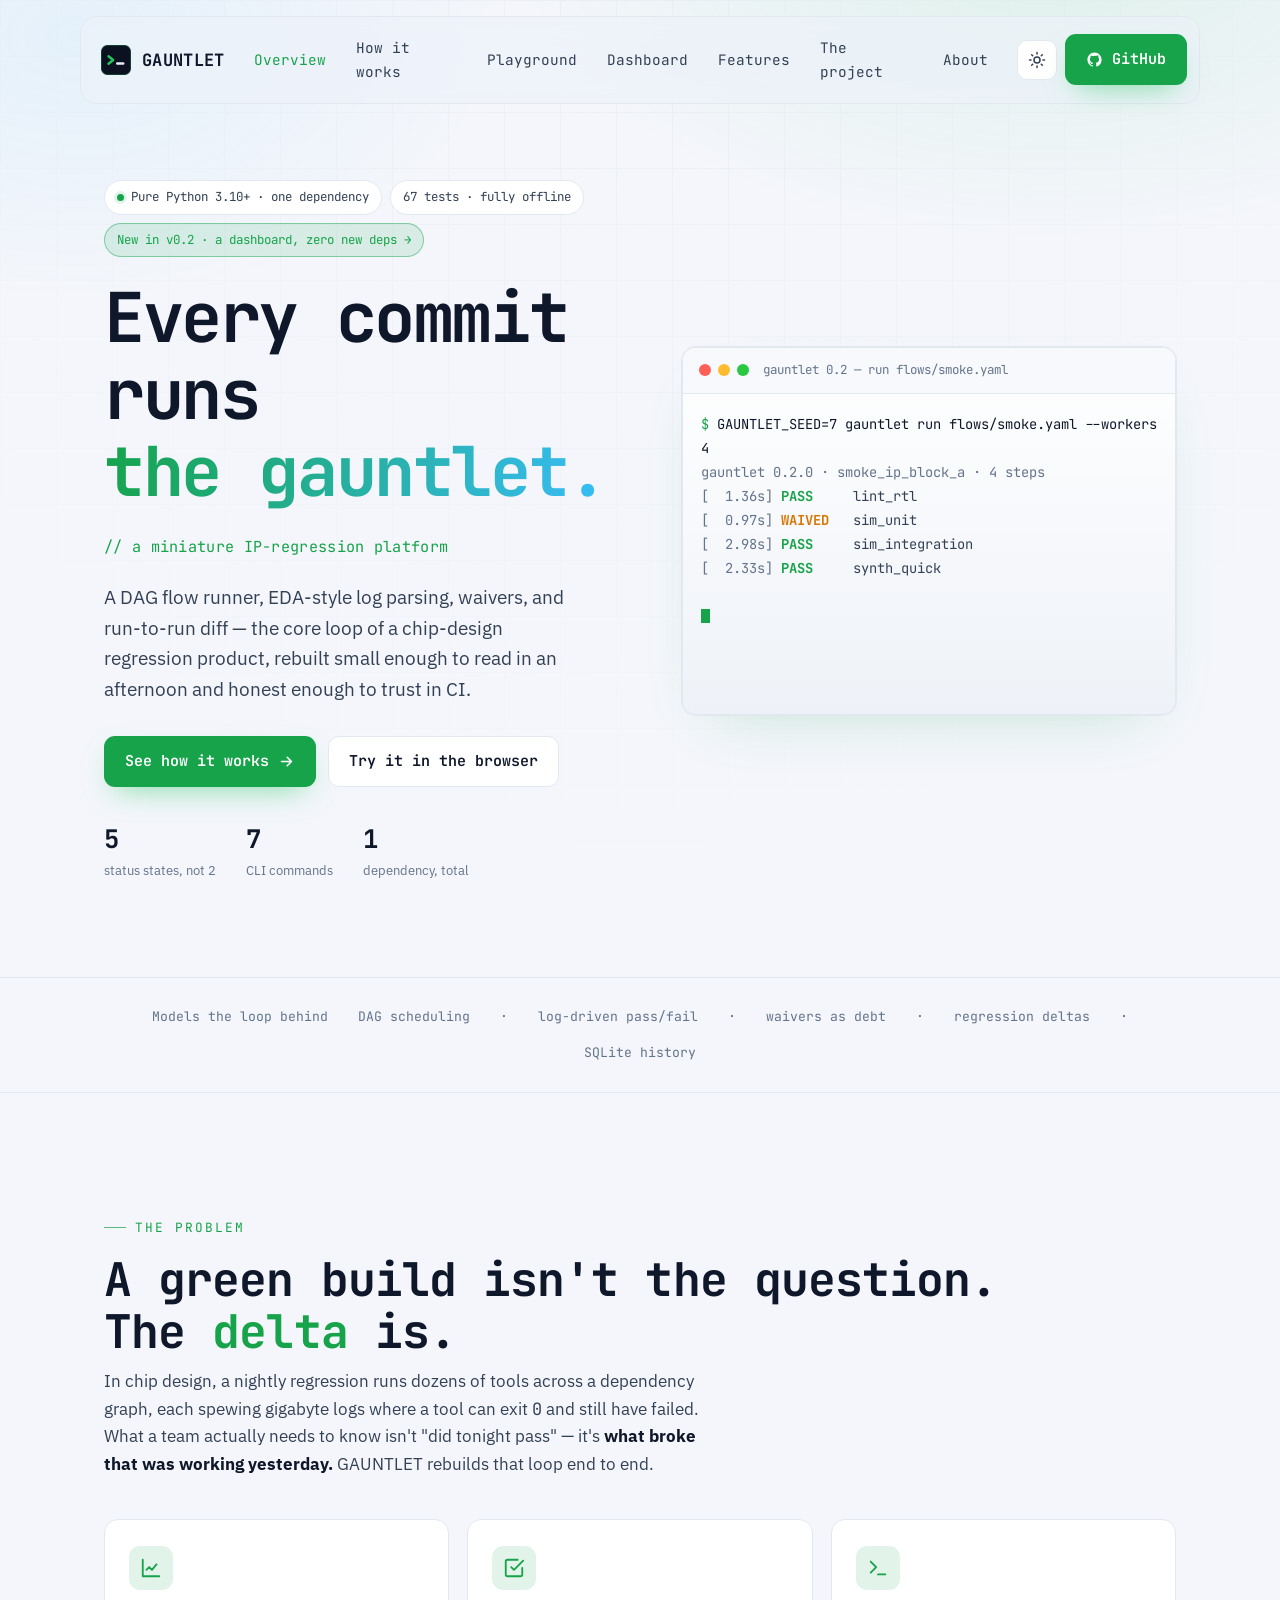
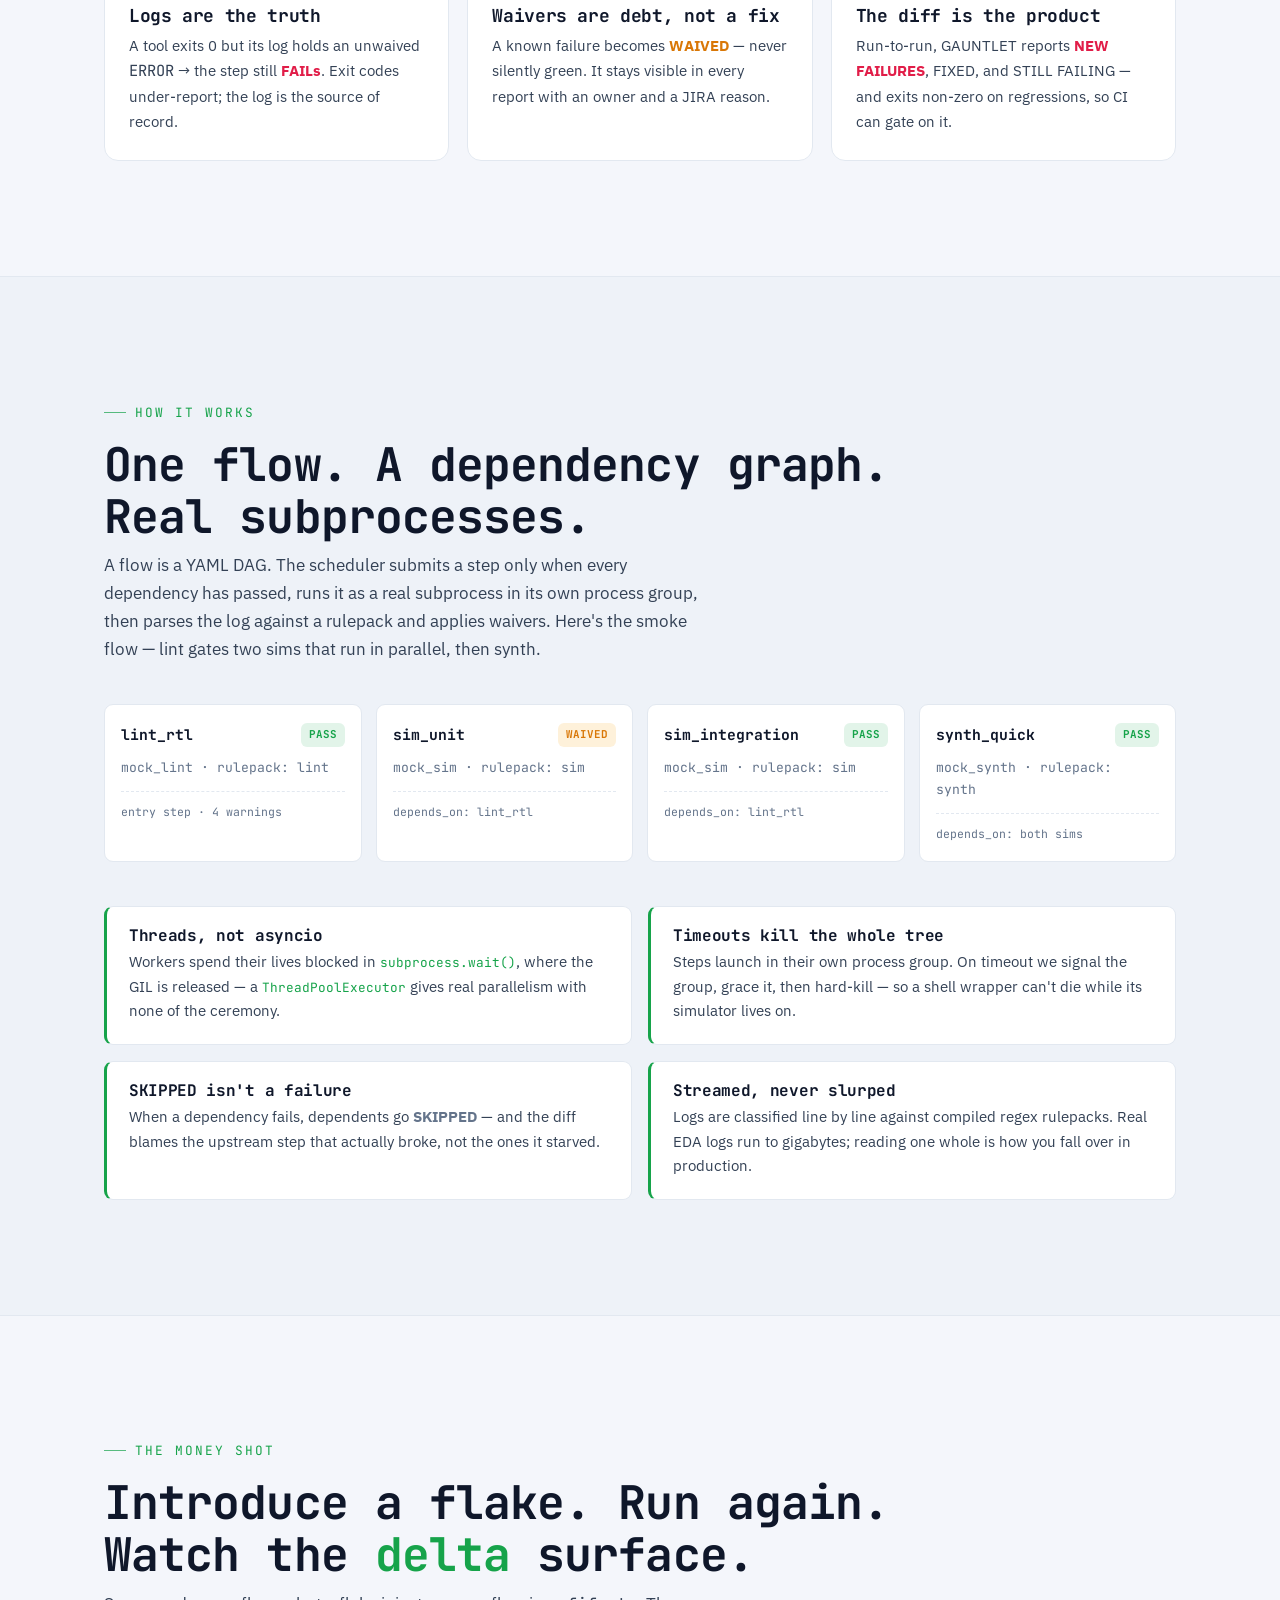
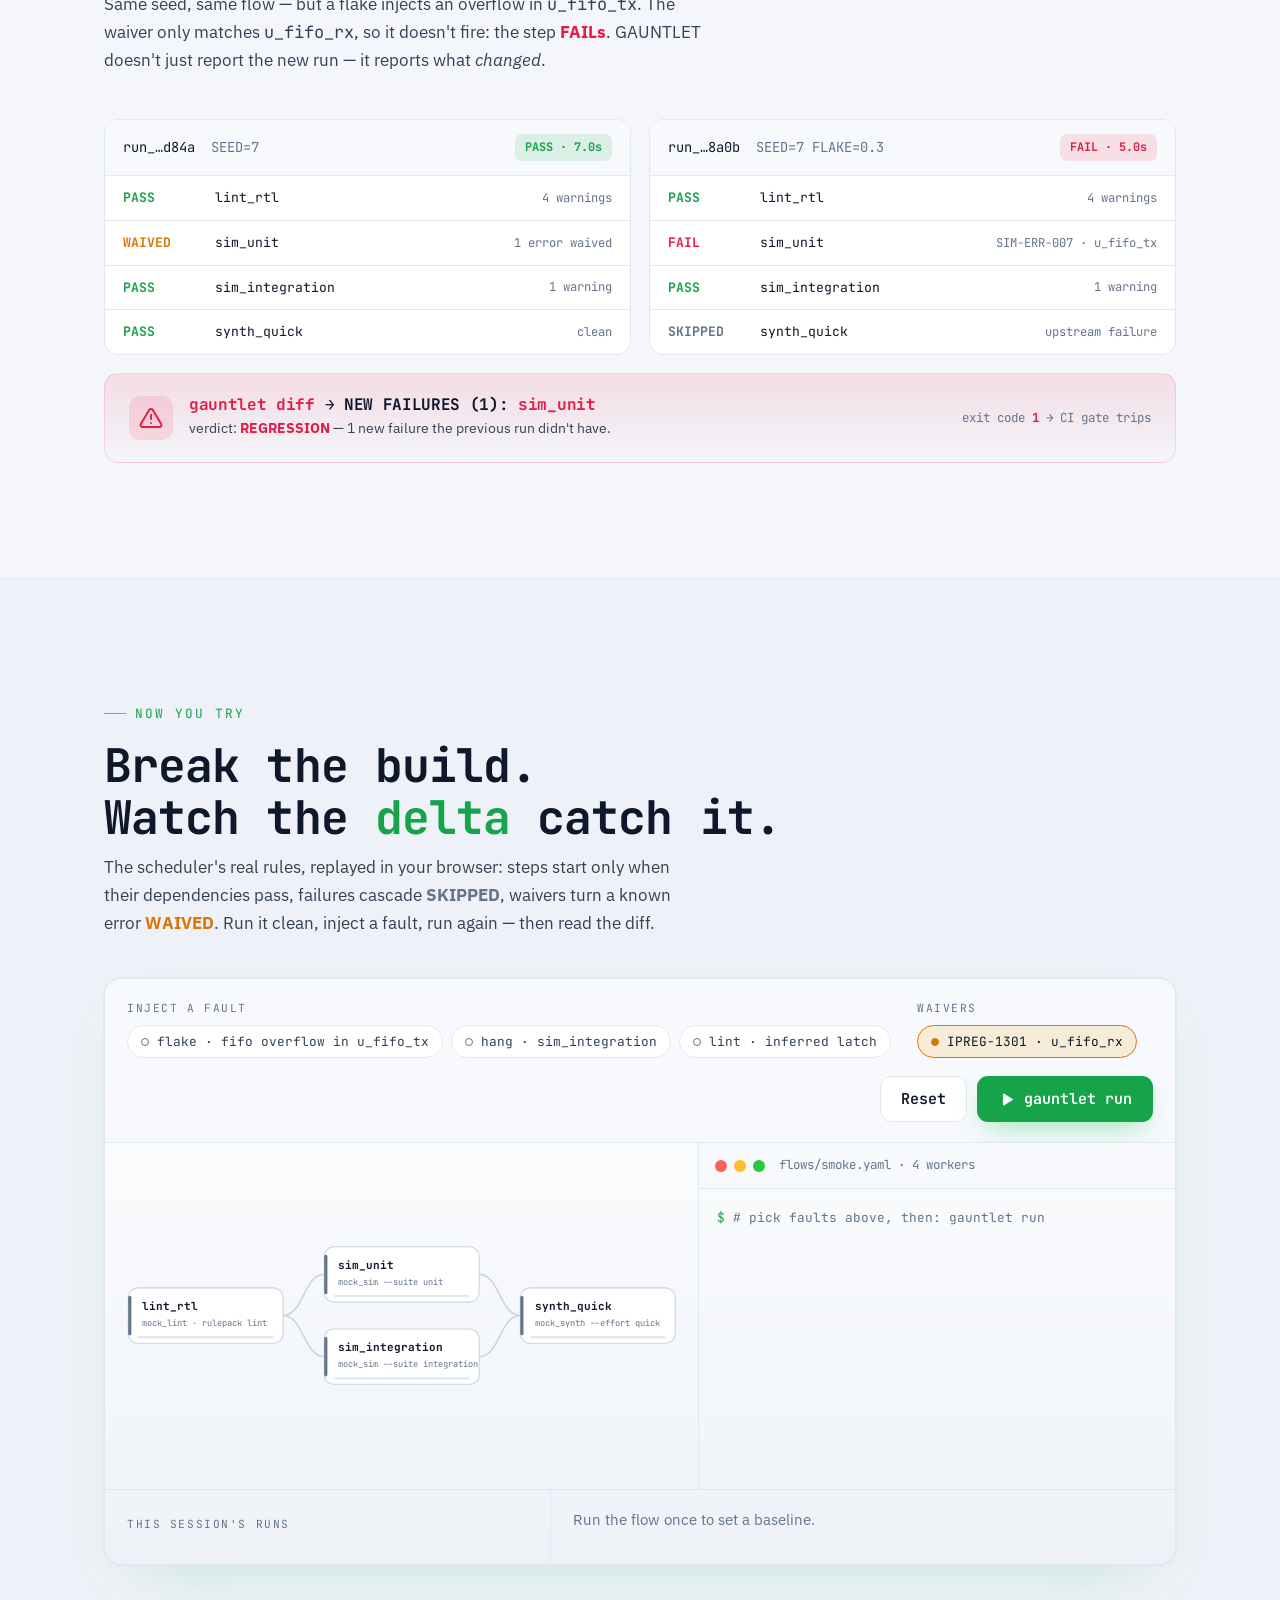
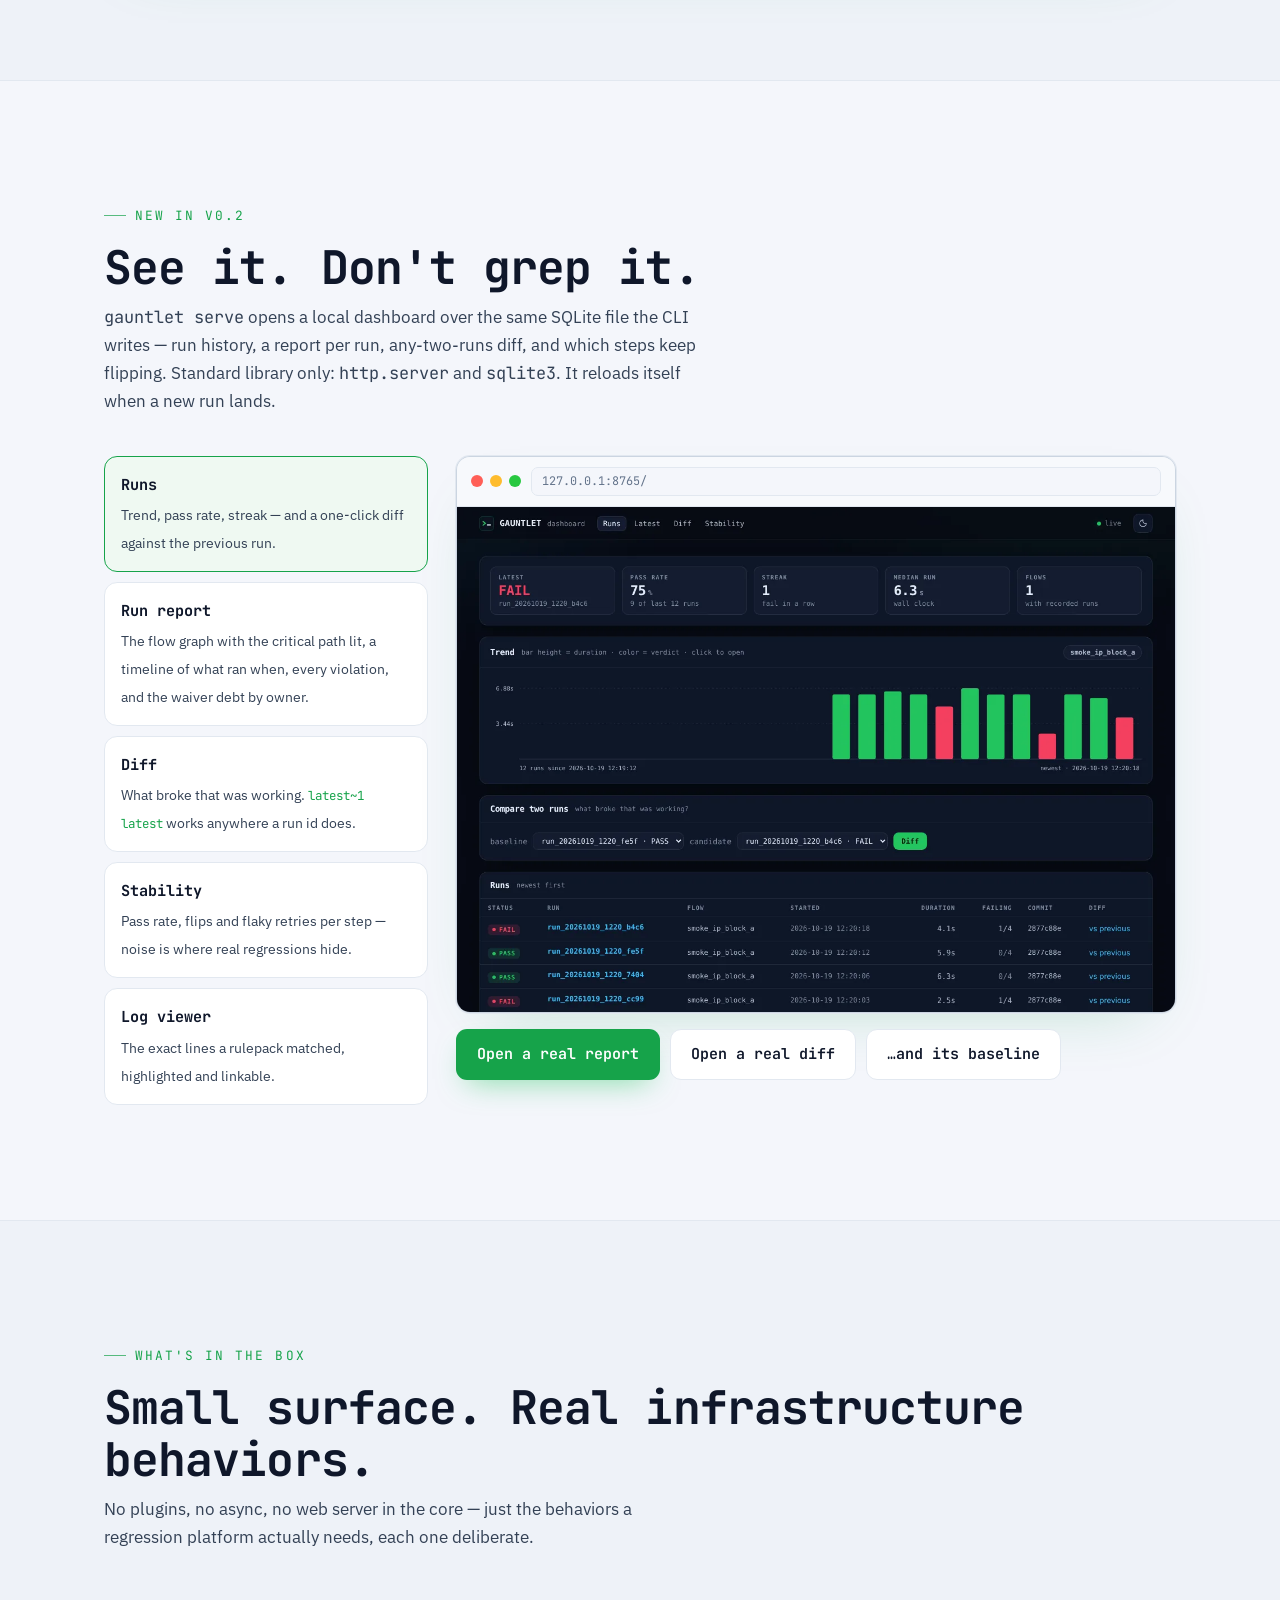
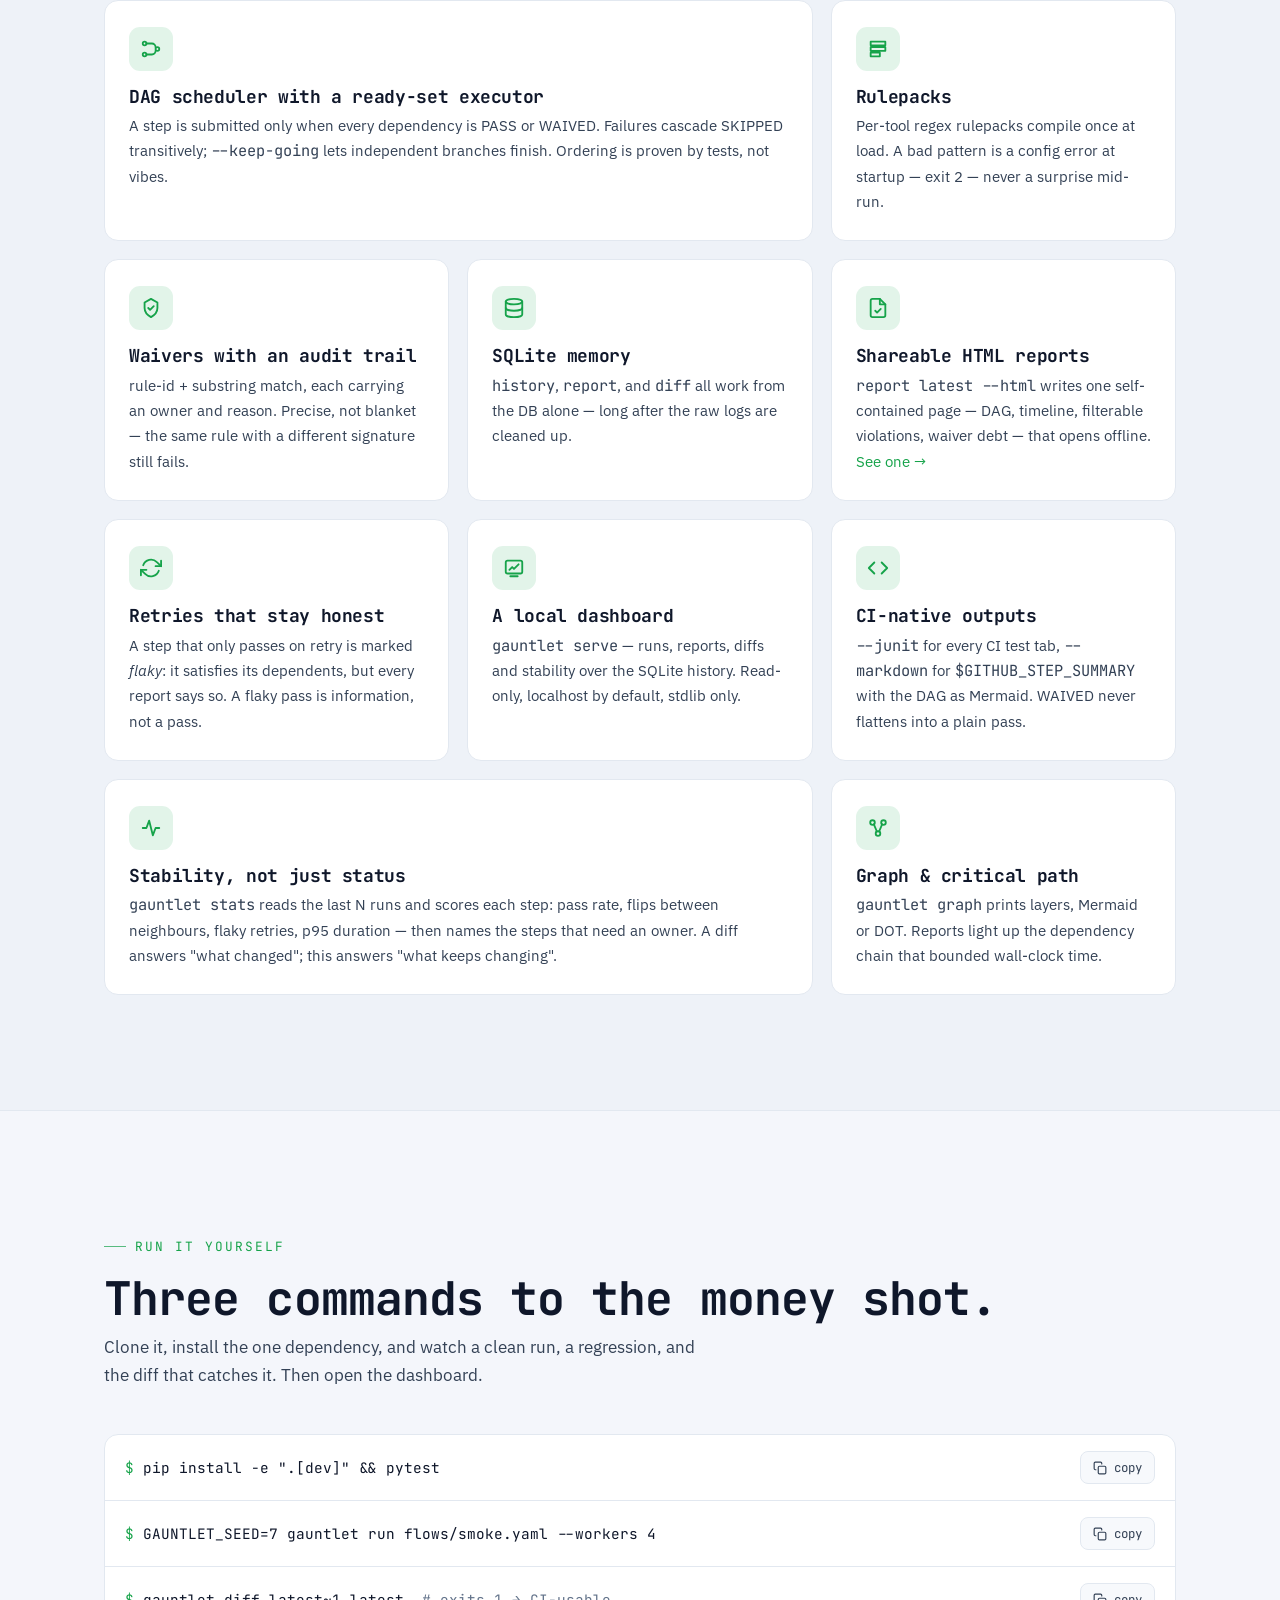
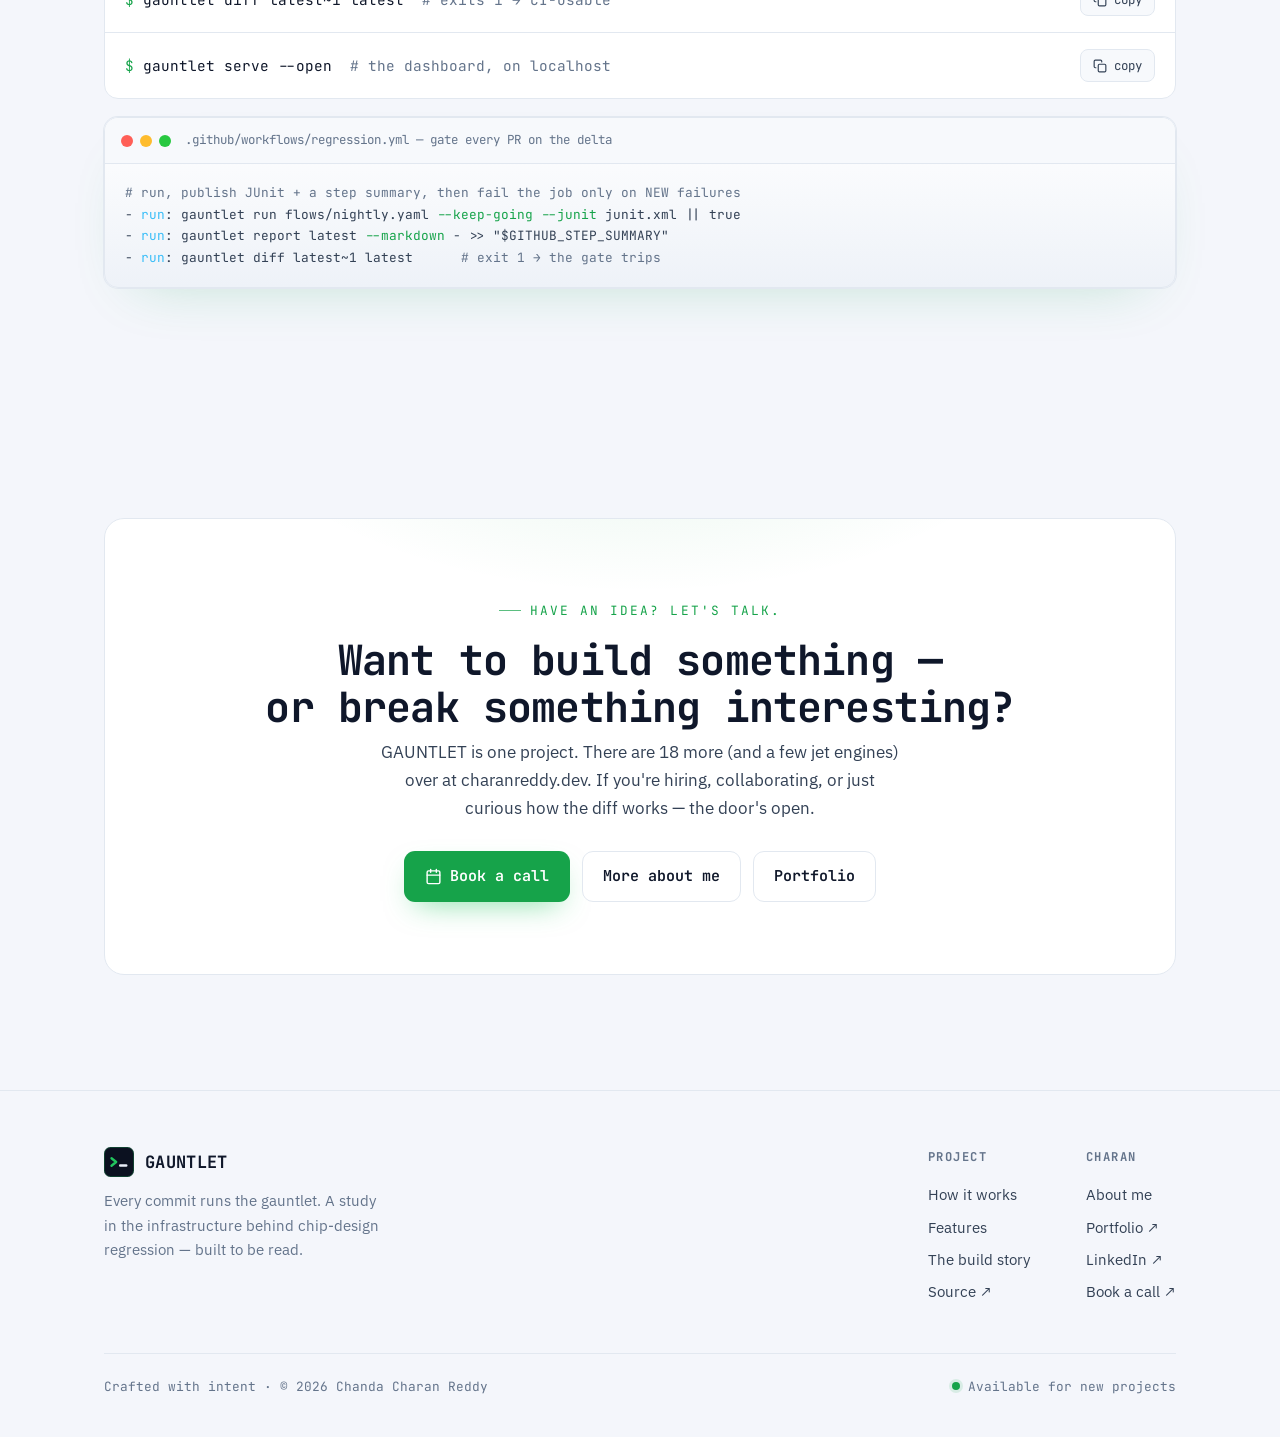
<file: web/index.html>
<!DOCTYPE html>
<html lang="en" data-theme="dark">
<head>
<meta charset="utf-8">
<meta name="viewport" content="width=device-width, initial-scale=1">
<title>GAUNTLET — every commit runs the gauntlet</title>
<meta name="description" content="A miniature IP-regression platform: a DAG flow runner, EDA-style log parsing, waivers, run-to-run diff, and a local dashboard — in pure Python. Every commit runs the gauntlet.">
<meta name="author" content="Chanda Charan Reddy">
<meta name="theme-color" content="#070b14" media="(prefers-color-scheme: dark)">
<meta name="theme-color" content="#f4f6fb" media="(prefers-color-scheme: light)">
<link rel="canonical" href="https://gauntlet-charanreddy-27s-projects.vercel.app/">

<meta property="og:type" content="website">
<meta property="og:site_name" content="GAUNTLET">
<meta property="og:title" content="GAUNTLET — every commit runs the gauntlet">
<meta property="og:description" content="A miniature IP-regression platform in pure Python: DAG flow runner, EDA-style log parsing, waivers, and run-to-run diff.">
<meta property="og:image" content="https://gauntlet-charanreddy-27s-projects.vercel.app/og.png">
<meta property="og:image:alt" content="GAUNTLET — every commit runs the gauntlet">
<meta property="og:url" content="https://gauntlet-charanreddy-27s-projects.vercel.app/">
<meta name="twitter:card" content="summary_large_image">
<meta name="twitter:title" content="GAUNTLET — every commit runs the gauntlet">
<meta name="twitter:description" content="A miniature IP-regression platform in pure Python: DAG flow runner, EDA log parsing, waivers, run-to-run diff.">
<meta name="twitter:image" content="https://gauntlet-charanreddy-27s-projects.vercel.app/og.png">

<!-- Applies the stored/system theme before first paint, so light-mode
     visitors never see a flash of the dark default. -->
<script>
(function(){try{var t=localStorage.getItem("gauntlet-theme");
if(!t)t=window.matchMedia("(prefers-color-scheme: light)").matches?"light":"dark";
document.documentElement.setAttribute("data-theme",t);}catch(e){}})();
</script>

<link rel="icon" href="favicon.svg" type="image/svg+xml">
<link rel="preconnect" href="https://fonts.googleapis.com">
<link rel="preconnect" href="https://fonts.gstatic.com" crossorigin>
<link href="https://fonts.googleapis.com/css2?family=IBM+Plex+Sans:wght@300;400;500;600&family=JetBrains+Mono:wght@400;500;600;700&display=swap" rel="stylesheet">
<link rel="stylesheet" href="styles.css">
</head>
<body>

<!-- ============================================================ NAV -->
<nav class="nav" id="nav" aria-label="Primary">
  <a class="brand" href="index.html" aria-label="GAUNTLET home">
    <svg class="logo" viewBox="0 0 64 64" aria-hidden="true"><rect width="64" height="64" rx="14" fill="#0b1120"/><rect x="1" y="1" width="62" height="62" rx="13" fill="none" stroke="#22c55e" stroke-opacity="0.4" stroke-width="1.5"/><path d="M16 24 L26 32 L16 40" fill="none" stroke="#22c55e" stroke-width="5" stroke-linecap="round" stroke-linejoin="round"/><rect x="32" y="37" width="18" height="5" rx="2.5" fill="#e8edf6"/></svg>
    GAUNTLET
  </a>
  <div class="nav-links" id="navLinks">
    <a href="index.html" aria-current="page">Overview</a>
    <a href="index.html#how">How it works</a>
    <a href="index.html#playground">Playground</a>
    <a href="index.html#dashboard">Dashboard</a>
    <a href="index.html#features">Features</a>
    <a href="project.html">The project</a>
    <a href="about.html">About</a>
  </div>
  <div class="nav-actions">
    <button class="icon-btn theme-toggle" id="themeToggle" type="button" aria-label="Toggle color theme">
      <svg class="moon" viewBox="0 0 24 24" fill="none" stroke="currentColor" stroke-width="2" stroke-linecap="round" stroke-linejoin="round" aria-hidden="true"><path d="M21 12.79A9 9 0 1 1 11.21 3 7 7 0 0 0 21 12.79z"/></svg>
      <svg class="sun" viewBox="0 0 24 24" fill="none" stroke="currentColor" stroke-width="2" stroke-linecap="round" stroke-linejoin="round" aria-hidden="true"><circle cx="12" cy="12" r="4"/><path d="M12 2v2M12 20v2M4.9 4.9l1.4 1.4M17.7 17.7l1.4 1.4M2 12h2M20 12h2M4.9 19.1l1.4-1.4M17.7 6.3l1.4-1.4"/></svg>
    </button>
    <a class="btn btn-primary" href="https://github.com/charanreddy-27/GAUNTLET" target="_blank" rel="noopener">
      <svg viewBox="0 0 24 24" fill="currentColor" aria-hidden="true"><path d="M12 2C6.48 2 2 6.58 2 12.26c0 4.5 2.87 8.32 6.84 9.67.5.1.68-.22.68-.49 0-.24-.01-.87-.01-1.71-2.78.62-3.37-1.37-3.37-1.37-.45-1.18-1.11-1.5-1.11-1.5-.91-.64.07-.62.07-.62 1 .07 1.53 1.06 1.53 1.06.89 1.56 2.34 1.11 2.91.85.09-.66.35-1.11.63-1.36-2.22-.26-4.56-1.14-4.56-5.07 0-1.12.39-2.03 1.03-2.75-.1-.26-.45-1.3.1-2.71 0 0 .84-.28 2.75 1.05A9.36 9.36 0 0 1 12 6.84c.85 0 1.71.12 2.51.34 1.91-1.33 2.75-1.05 2.75-1.05.55 1.41.2 2.45.1 2.71.64.72 1.03 1.63 1.03 2.75 0 3.94-2.34 4.81-4.57 5.06.36.32.68.94.68 1.9 0 1.37-.01 2.48-.01 2.82 0 .27.18.6.69.49A10.03 10.03 0 0 0 22 12.26C22 6.58 17.52 2 12 2z"/></svg>
      GitHub
    </a>
    <button class="icon-btn nav-toggle" id="navToggle" type="button" aria-label="Toggle menu" aria-expanded="false">
      <svg viewBox="0 0 24 24" fill="none" stroke="currentColor" stroke-width="2" stroke-linecap="round" aria-hidden="true"><path d="M3 6h18M3 12h18M3 18h18"/></svg>
    </button>
  </div>
</nav>

<!-- =========================================================== HERO -->
<header class="hero">
  <div class="wrap hero-grid">
    <div class="hero-copy">
      <div class="badge-row">
        <span class="pill"><span class="dot"></span>Pure Python 3.10+ · one dependency</span>
        <span class="pill">67 tests · fully offline</span>
        <a class="pill pill-new" href="#dashboard">New in v0.2 · a dashboard, zero new deps →</a>
      </div>
      <h1>Every commit runs<br><span class="grad">the gauntlet.</span></h1>
      <p class="hero-tag">// a miniature IP-regression platform</p>
      <p class="hero-lead">
        A DAG flow runner, EDA-style log parsing, waivers, and run-to-run diff —
        the core loop of a chip-design regression product, rebuilt small enough
        to read in an afternoon and honest enough to trust in CI.
      </p>
      <div class="hero-cta">
        <a class="btn btn-primary" href="#how">
          See how it works
          <svg viewBox="0 0 24 24" fill="none" stroke="currentColor" stroke-width="2.2" stroke-linecap="round" stroke-linejoin="round" aria-hidden="true"><path d="M5 12h14M13 6l6 6-6 6"/></svg>
        </a>
        <a class="btn btn-ghost" href="#playground">Try it in the browser</a>
      </div>
      <div class="hero-stats">
        <div class="stat"><div class="n">5</div><div class="l">status states, not 2</div></div>
        <div class="stat"><div class="n">7</div><div class="l">CLI commands</div></div>
        <div class="stat"><div class="n">1</div><div class="l">dependency, total</div></div>
      </div>
    </div>

    <div class="hero-visual">
      <div class="terminal" aria-hidden="true">
        <div class="term-bar">
          <span class="term-dots"><i></i><i></i><i></i></span>
          <span class="term-title">gauntlet 0.2 — run flows/smoke.yaml</span>
        </div>
        <div class="term-body" id="termBody"></div>
      </div>
    </div>
  </div>
</header>

<!-- ========================================================== TRUST -->
<div class="trust">
  <div class="wrap trust-row">
    <span class="t">Models the loop behind</span>
    <span class="t">DAG scheduling</span>
    <span class="t">·</span>
    <span class="t">log-driven pass/fail</span>
    <span class="t">·</span>
    <span class="t">waivers as debt</span>
    <span class="t">·</span>
    <span class="t">regression deltas</span>
    <span class="t">·</span>
    <span class="t">SQLite history</span>
  </div>
</div>

<!-- ==================================================== WHAT / PROBLEM -->
<section id="what">
  <div class="wrap">
    <span class="eyebrow">The problem</span>
    <h2 class="section-title">A green build isn't the question.<br>The <span class="text-green">delta</span> is.</h2>
    <p class="section-lead">
      In chip design, a nightly regression runs dozens of tools across a
      dependency graph, each spewing gigabyte logs where a tool can exit
      <code>0</code> and still have failed. What a team actually needs to know
      isn't "did tonight pass" — it's <strong class="text-strong">what broke that
      was working yesterday.</strong> GAUNTLET rebuilds that loop end to end.
    </p>

    <div class="feature-grid notes-intro" style="margin-top:40px">
      <div class="card reveal">
        <div class="ic"><svg viewBox="0 0 24 24" fill="none" stroke="currentColor" stroke-width="2" stroke-linecap="round" stroke-linejoin="round"><path d="M3 3v18h18"/><path d="M7 14l3-3 3 3 5-6"/></svg></div>
        <h3>Logs are the truth</h3>
        <p>A tool exits 0 but its log holds an unwaived <code>ERROR</code> → the step still <span class="st st-fail">FAILs</span>. Exit codes under-report; the log is the source of record.</p>
      </div>
      <div class="card reveal">
        <div class="ic"><svg viewBox="0 0 24 24" fill="none" stroke="currentColor" stroke-width="2" stroke-linecap="round" stroke-linejoin="round"><path d="M9 11l3 3L22 4"/><path d="M21 12v7a2 2 0 0 1-2 2H5a2 2 0 0 1-2-2V5a2 2 0 0 1 2-2h11"/></svg></div>
        <h3>Waivers are debt, not a fix</h3>
        <p>A known failure becomes <span class="st st-waived">WAIVED</span> — never silently green. It stays visible in every report with an owner and a JIRA reason.</p>
      </div>
      <div class="card reveal">
        <div class="ic"><svg viewBox="0 0 24 24" fill="none" stroke="currentColor" stroke-width="2" stroke-linecap="round" stroke-linejoin="round"><path d="M4 17l6-6-6-6M12 19h8"/></svg></div>
        <h3>The diff is the product</h3>
        <p>Run-to-run, GAUNTLET reports <span class="st st-fail">NEW FAILURES</span>, FIXED, and STILL FAILING — and exits non-zero on regressions, so CI can gate on it.</p>
      </div>
    </div>
  </div>
</section>

<!-- ==================================================== HOW IT WORKS -->
<section id="how" style="background:var(--bg-2);border-top:1px solid var(--border);border-bottom:1px solid var(--border)">
  <div class="wrap">
    <span class="eyebrow">How it works</span>
    <h2 class="section-title">One flow. A dependency graph.<br>Real subprocesses.</h2>
    <p class="section-lead">
      A flow is a YAML DAG. The scheduler submits a step only when every
      dependency has passed, runs it as a real subprocess in its own process
      group, then parses the log against a rulepack and applies waivers. Here's
      the smoke flow — lint gates two sims that run in parallel, then synth.
    </p>

    <div class="pipe">
      <div class="node reveal">
        <div class="n-top"><span class="n-id">lint_rtl</span><span class="badge b-pass">PASS</span></div>
        <div class="n-tool">mock_lint · rulepack: lint</div>
        <div class="n-dep">entry step · 4 warnings</div>
      </div>
      <div class="node reveal">
        <div class="n-top"><span class="n-id">sim_unit</span><span class="badge b-waived">WAIVED</span></div>
        <div class="n-tool">mock_sim · rulepack: sim</div>
        <div class="n-dep">depends_on: lint_rtl</div>
      </div>
      <div class="node reveal">
        <div class="n-top"><span class="n-id">sim_integration</span><span class="badge b-pass">PASS</span></div>
        <div class="n-tool">mock_sim · rulepack: sim</div>
        <div class="n-dep">depends_on: lint_rtl</div>
      </div>
      <div class="node reveal">
        <div class="n-top"><span class="n-id">synth_quick</span><span class="badge b-pass">PASS</span></div>
        <div class="n-tool">mock_synth · rulepack: synth</div>
        <div class="n-dep">depends_on: both sims</div>
      </div>
    </div>

    <div class="notes">
      <div class="note reveal">
        <h4>Threads, not asyncio</h4>
        <p>Workers spend their lives blocked in <code>subprocess.wait()</code>, where the GIL is released — a <code>ThreadPoolExecutor</code> gives real parallelism with none of the ceremony.</p>
      </div>
      <div class="note reveal">
        <h4>Timeouts kill the whole tree</h4>
        <p>Steps launch in their own process group. On timeout we signal the group, grace it, then hard-kill — so a shell wrapper can't die while its simulator lives on.</p>
      </div>
      <div class="note reveal">
        <h4>SKIPPED isn't a failure</h4>
        <p>When a dependency fails, dependents go <span class="st st-skipped">SKIPPED</span> — and the diff blames the upstream step that actually broke, not the ones it starved.</p>
      </div>
      <div class="note reveal">
        <h4>Streamed, never slurped</h4>
        <p>Logs are classified line by line against compiled regex rulepacks. Real EDA logs run to gigabytes; reading one whole is how you fall over in production.</p>
      </div>
    </div>
  </div>
</section>

<!-- =================================================== THE MONEY SHOT -->
<section id="diff">
  <div class="wrap">
    <span class="eyebrow">The money shot</span>
    <h2 class="section-title">Introduce a flake. Run again.<br>Watch the <span class="text-green">delta</span> surface.</h2>
    <p class="section-lead">
      Same seed, same flow — but a flake injects an overflow in <code>u_fifo_tx</code>.
      The waiver only matches <code>u_fifo_rx</code>, so it doesn't fire: the step
      <span class="st st-fail">FAILs</span>. GAUNTLET doesn't just report the new run —
      it reports what <em>changed</em>.
    </p>

    <div class="moneyshot">
      <div class="run-card reveal">
        <div class="run-head">
          <span class="rc-title">run_…d84a &nbsp;<span class="dim" style="color:var(--muted)">SEED=7</span></span>
          <span class="verdict v-pass">PASS · 7.0s</span>
        </div>
        <table class="run-table">
          <tr><td class="tstatus"><span class="st st-pass">PASS</span></td><td class="tstep">lint_rtl</td><td class="tnote">4 warnings</td></tr>
          <tr><td class="tstatus"><span class="st st-waived">WAIVED</span></td><td class="tstep">sim_unit</td><td class="tnote">1 error waived</td></tr>
          <tr><td class="tstatus"><span class="st st-pass">PASS</span></td><td class="tstep">sim_integration</td><td class="tnote">1 warning</td></tr>
          <tr><td class="tstatus"><span class="st st-pass">PASS</span></td><td class="tstep">synth_quick</td><td class="tnote">clean</td></tr>
        </table>
      </div>

      <div class="run-card reveal">
        <div class="run-head">
          <span class="rc-title">run_…8a0b &nbsp;<span class="dim" style="color:var(--muted)">SEED=7 FLAKE=0.3</span></span>
          <span class="verdict v-fail">FAIL · 5.0s</span>
        </div>
        <table class="run-table">
          <tr><td class="tstatus"><span class="st st-pass">PASS</span></td><td class="tstep">lint_rtl</td><td class="tnote">4 warnings</td></tr>
          <tr><td class="tstatus"><span class="st st-fail">FAIL</span></td><td class="tstep">sim_unit</td><td class="tnote">SIM-ERR-007 · u_fifo_tx</td></tr>
          <tr><td class="tstatus"><span class="st st-pass">PASS</span></td><td class="tstep">sim_integration</td><td class="tnote">1 warning</td></tr>
          <tr><td class="tstatus"><span class="st st-skipped">SKIPPED</span></td><td class="tstep">synth_quick</td><td class="tnote">upstream failure</td></tr>
        </table>
      </div>

      <div class="diff-banner reveal">
        <div class="db-left">
          <span class="db-ic"><svg viewBox="0 0 24 24" fill="none" stroke="currentColor" stroke-width="2" stroke-linecap="round" stroke-linejoin="round" aria-hidden="true"><path d="M12 9v4M12 17h.01"/><path d="M10.29 3.86 1.82 18a2 2 0 0 0 1.71 3h16.94a2 2 0 0 0 1.71-3L13.71 3.86a2 2 0 0 0-3.42 0z"/></svg></span>
          <div>
            <h4><code>gauntlet diff</code> → NEW FAILURES (1): <code>sim_unit</code></h4>
            <p>verdict: <strong style="color:var(--red)">REGRESSION</strong> — 1 new failure the previous run didn't have.</p>
          </div>
        </div>
        <div class="diff-exit">exit code <b>1</b> → CI gate trips</div>
      </div>
    </div>
  </div>
</section>


<!-- ===================================================== PLAYGROUND -->
<section id="playground" style="background:var(--bg-2);border-top:1px solid var(--border);border-bottom:1px solid var(--border)">
  <div class="wrap">
    <span class="eyebrow">Now you try</span>
    <h2 class="section-title">Break the build.<br>Watch the <span class="text-green">delta</span> catch it.</h2>
    <p class="section-lead">
      The scheduler's real rules, replayed in your browser: steps start only when
      their dependencies pass, failures cascade <span class="st st-skipped">SKIPPED</span>,
      waivers turn a known error <span class="st st-waived">WAIVED</span>. Run it clean,
      inject a fault, run again — then read the diff.
    </p>

    <div class="pg reveal" id="pgApp">
      <div class="pg-controls">
        <div class="pg-group">
          <span class="pg-label" id="pgFaultsLabel">Inject a fault</span>
          <div class="pg-chips" role="group" aria-labelledby="pgFaultsLabel">
            <button class="pg-toggle" type="button" data-fault="flake" aria-pressed="false">flake · fifo overflow in u_fifo_tx</button>
            <button class="pg-toggle" type="button" data-fault="hang" aria-pressed="false">hang · sim_integration</button>
            <button class="pg-toggle" type="button" data-fault="lint" aria-pressed="false">lint · inferred latch</button>
          </div>
        </div>
        <div class="pg-group">
          <span class="pg-label" id="pgWaiverLabel">Waivers</span>
          <div class="pg-chips" role="group" aria-labelledby="pgWaiverLabel">
            <button class="pg-toggle waiver" type="button" data-waiver aria-pressed="true">IPREG-1301 · u_fifo_rx</button>
          </div>
        </div>
        <div class="pg-actions">
          <button class="btn btn-ghost" type="button" id="pgReset">Reset</button>
          <button class="btn btn-primary" type="button" id="pgRun">
            <svg viewBox="0 0 24 24" fill="currentColor" aria-hidden="true"><path d="M7 4.5v15a1 1 0 0 0 1.5.86l12-7.5a1 1 0 0 0 0-1.72l-12-7.5A1 1 0 0 0 7 4.5z"/></svg>
            <span>gauntlet run</span>
          </button>
        </div>
      </div>

      <div class="pg-stage">
        <div class="pg-dag" id="pgDag"></div>
        <div class="terminal pg-term">
          <div class="term-bar">
            <span class="term-dots"><i></i><i></i><i></i></span>
            <span class="term-title">flows/smoke.yaml · 4 workers</span>
          </div>
          <div class="term-body" id="pgTerm" role="log" aria-live="polite" aria-label="Run output"></div>
        </div>
      </div>

      <div class="pg-foot">
        <div class="pg-hist">
          <span class="pg-label">This session's runs</span>
          <ol id="pgHistory" aria-label="Runs so far"></ol>
        </div>
        <div class="pg-diff" id="pgDiff" aria-live="polite">
          <p class="pg-hint">Run the flow once to set a baseline.</p>
        </div>
      </div>
    </div>
  </div>
</section>

<!-- ====================================================== DASHBOARD -->
<section id="dashboard">
  <div class="wrap">
    <span class="eyebrow">New in v0.2</span>
    <h2 class="section-title">See it. Don't grep it.</h2>
    <p class="section-lead">
      <code>gauntlet serve</code> opens a local dashboard over the same SQLite file
      the CLI writes — run history, a report per run, any-two-runs diff, and which
      steps keep flipping. Standard library only: <code>http.server</code> and
      <code>sqlite3</code>. It reloads itself when a new run lands.
    </p>

    <div class="tour reveal">
      <div class="tour-tabs" role="tablist" aria-label="Dashboard pages">
        <button class="tour-tab" role="tab" type="button" aria-selected="true" aria-controls="shot-dashboard" id="tab-dashboard" data-url="127.0.0.1:8765/">
          <b>Runs</b><span>Trend, pass rate, streak — and a one-click diff against the previous run.</span>
        </button>
        <button class="tour-tab" role="tab" type="button" aria-selected="false" aria-controls="shot-report" id="tab-report" data-url="127.0.0.1:8765/runs/latest">
          <b>Run report</b><span>The flow graph with the critical path lit, a timeline of what ran when, every violation, and the waiver debt by owner.</span>
        </button>
        <button class="tour-tab" role="tab" type="button" aria-selected="false" aria-controls="shot-diff" id="tab-diff" data-url="127.0.0.1:8765/diff?a=latest~1&amp;b=latest">
          <b>Diff</b><span>What broke that was working. <code>latest~1 latest</code> works anywhere a run id does.</span>
        </button>
        <button class="tour-tab" role="tab" type="button" aria-selected="false" aria-controls="shot-stats" id="tab-stats" data-url="127.0.0.1:8765/stats">
          <b>Stability</b><span>Pass rate, flips and flaky retries per step — noise is where real regressions hide.</span>
        </button>
        <button class="tour-tab" role="tab" type="button" aria-selected="false" aria-controls="shot-log" id="tab-log" data-url="127.0.0.1:8765/runs/latest/log/sim_unit">
          <b>Log viewer</b><span>The exact lines a rulepack matched, highlighted and linkable.</span>
        </button>
      </div>
      <div>
        <div class="frame">
          <div class="frame-bar">
            <span class="term-dots" aria-hidden="true"><i></i><i></i><i></i></span>
            <span class="frame-url" id="tourUrl">127.0.0.1:8765/</span>
          </div>
          <img class="frame-shot" id="shot-dashboard" role="tabpanel" aria-labelledby="tab-dashboard" src="assets/dashboard.webp" width="1280" height="900" alt="GAUNTLET dashboard: latest run failed, 75% pass rate over 12 runs, a trend chart of run durations colored by verdict, and the run history table." loading="lazy">
          <img class="frame-shot" id="shot-report" role="tabpanel" aria-labelledby="tab-report" src="assets/report.webp" width="1280" height="1640" alt="A run report: FAIL verdict, KPI tiles, the flow DAG with the critical path highlighted, a timeline of step windows, and the steps table." loading="lazy" hidden>
          <img class="frame-shot" id="shot-diff" role="tabpanel" aria-labelledby="tab-diff" src="assets/diff.webp" width="1280" height="760" alt="Diff page: REGRESSION with one new failure, sim_unit went from WAIVED to FAIL; exit code 1." loading="lazy" hidden>
          <img class="frame-shot" id="shot-stats" role="tabpanel" aria-labelledby="tab-stats" src="assets/stats.webp" width="1280" height="560" alt="Stability page: a colored status strip per step across 12 runs, pass rate bars, flips, and verdicts — sim_unit failing, lint_rtl flaky." loading="lazy" hidden>
          <img class="frame-shot" id="shot-log" role="tabpanel" aria-labelledby="tab-log" src="assets/log.webp" width="1280" height="560" alt="Log viewer with line numbers; the unwaived SIM-ERR-007 error line is highlighted red, the waived one amber." loading="lazy" hidden>
        </div>
        <div class="tour-links">
          <a class="btn btn-primary" href="demo/report.html">Open a real report</a>
          <a class="btn btn-ghost" href="demo/diff.html">Open a real diff</a>
          <a class="btn btn-ghost" href="demo/report-clean.html">…and its baseline</a>
        </div>
      </div>
    </div>
  </div>
</section>

<!-- ======================================================= FEATURES -->
<section id="features" style="background:var(--bg-2);border-top:1px solid var(--border);border-bottom:1px solid var(--border)">
  <div class="wrap">
    <span class="eyebrow">What's in the box</span>
    <h2 class="section-title">Small surface. Real infrastructure behaviors.</h2>
    <p class="section-lead">No plugins, no async, no web server in the core — just the behaviors a regression platform actually needs, each one deliberate.</p>

    <div class="feature-grid">
      <div class="card span-2 reveal">
        <div class="ic"><svg viewBox="0 0 24 24" fill="none" stroke="currentColor" stroke-width="2" stroke-linecap="round" stroke-linejoin="round"><circle cx="5" cy="6" r="2"/><circle cx="5" cy="18" r="2"/><circle cx="19" cy="12" r="2"/><path d="M7 6h6a4 4 0 0 1 4 4M7 18h6a4 4 0 0 0 4-4"/></svg></div>
        <h3>DAG scheduler with a ready-set executor</h3>
        <p>A step is submitted only when every dependency is PASS or WAIVED. Failures cascade SKIPPED transitively; <code>--keep-going</code> lets independent branches finish. Ordering is proven by tests, not vibes.</p>
      </div>
      <div class="card reveal">
        <div class="ic"><svg viewBox="0 0 24 24" fill="none" stroke="currentColor" stroke-width="2" stroke-linecap="round" stroke-linejoin="round"><path d="M4 4h16v4H4zM4 10h16v4H4zM4 16h10v4H4z"/></svg></div>
        <h3>Rulepacks</h3>
        <p>Per-tool regex rulepacks compile once at load. A bad pattern is a config error at startup — exit 2 — never a surprise mid-run.</p>
      </div>
      <div class="card reveal">
        <div class="ic"><svg viewBox="0 0 24 24" fill="none" stroke="currentColor" stroke-width="2" stroke-linecap="round" stroke-linejoin="round"><path d="M12 2l7 4v6c0 5-3.5 8-7 10-3.5-2-7-5-7-10V6z"/><path d="M9 12l2 2 4-4"/></svg></div>
        <h3>Waivers with an audit trail</h3>
        <p>rule-id + substring match, each carrying an owner and reason. Precise, not blanket — the same rule with a different signature still fails.</p>
      </div>
      <div class="card reveal">
        <div class="ic"><svg viewBox="0 0 24 24" fill="none" stroke="currentColor" stroke-width="2" stroke-linecap="round" stroke-linejoin="round"><ellipse cx="12" cy="5" rx="9" ry="3"/><path d="M3 5v14c0 1.7 4 3 9 3s9-1.3 9-3V5"/><path d="M3 12c0 1.7 4 3 9 3s9-1.3 9-3"/></svg></div>
        <h3>SQLite memory</h3>
        <p><code>history</code>, <code>report</code>, and <code>diff</code> all work from the DB alone — long after the raw logs are cleaned up.</p>
      </div>
      <div class="card reveal">
        <div class="ic"><svg viewBox="0 0 24 24" fill="none" stroke="currentColor" stroke-width="2" stroke-linecap="round" stroke-linejoin="round"><path d="M14 2H6a2 2 0 0 0-2 2v16a2 2 0 0 0 2 2h12a2 2 0 0 0 2-2V8z"/><path d="M14 2v6h6M9 15l2 2 4-4"/></svg></div>
        <h3>Shareable HTML reports</h3>
        <p><code>report latest --html</code> writes one self-contained page — DAG, timeline, filterable violations, waiver debt — that opens offline. <a class="text-green" href="demo/report.html">See one →</a></p>
      </div>
      <div class="card reveal">
        <div class="ic"><svg viewBox="0 0 24 24" fill="none" stroke="currentColor" stroke-width="2" stroke-linecap="round" stroke-linejoin="round"><path d="M23 4v6h-6M1 20v-6h6"/><path d="M3.5 9a9 9 0 0 1 14.9-3.4L23 10M1 14l4.6 4.4A9 9 0 0 0 20.5 15"/></svg></div>
        <h3>Retries that stay honest</h3>
        <p>A step that only passes on retry is marked <em>flaky</em>: it satisfies its dependents, but every report says so. A flaky pass is information, not a pass.</p>
      </div>
      <div class="card reveal">
        <div class="ic"><svg viewBox="0 0 24 24" fill="none" stroke="currentColor" stroke-width="2" stroke-linecap="round" stroke-linejoin="round"><rect x="3" y="4" width="18" height="14" rx="2"/><path d="M7 14l3-3 2 2 5-5M8 21h8"/></svg></div>
        <h3>A local dashboard</h3>
        <p><code>gauntlet serve</code> — runs, reports, diffs and stability over the SQLite history. Read-only, localhost by default, stdlib only.</p>
      </div>
      <div class="card reveal">
        <div class="ic"><svg viewBox="0 0 24 24" fill="none" stroke="currentColor" stroke-width="2" stroke-linecap="round" stroke-linejoin="round"><path d="M16 18l6-6-6-6M8 6l-6 6 6 6"/></svg></div>
        <h3>CI-native outputs</h3>
        <p><code>--junit</code> for every CI test tab, <code>--markdown</code> for <code>$GITHUB_STEP_SUMMARY</code> with the DAG as Mermaid. WAIVED never flattens into a plain pass.</p>
      </div>
      <div class="card span-2 reveal">
        <div class="ic"><svg viewBox="0 0 24 24" fill="none" stroke="currentColor" stroke-width="2" stroke-linecap="round" stroke-linejoin="round"><path d="M3 12h4l3-8 4 16 3-8h4"/></svg></div>
        <h3>Stability, not just status</h3>
        <p><code>gauntlet stats</code> reads the last N runs and scores each step: pass rate, flips between neighbours, flaky retries, p95 duration — then names the steps that need an owner. A diff answers "what changed"; this answers "what keeps changing".</p>
      </div>
      <div class="card reveal">
        <div class="ic"><svg viewBox="0 0 24 24" fill="none" stroke="currentColor" stroke-width="2" stroke-linecap="round" stroke-linejoin="round"><circle cx="6" cy="6" r="2.5"/><circle cx="18" cy="6" r="2.5"/><circle cx="12" cy="18" r="2.5"/><path d="M7.5 8l3.3 7.8M16.5 8l-3.3 7.8"/></svg></div>
        <h3>Graph &amp; critical path</h3>
        <p><code>gauntlet graph</code> prints layers, Mermaid or DOT. Reports light up the dependency chain that bounded wall-clock time.</p>
      </div>
    </div>
  </div>
</section>

<!-- ==================================================== QUICKSTART -->
<section id="quickstart">
  <div class="wrap">
    <span class="eyebrow">Run it yourself</span>
    <h2 class="section-title">Three commands to the money shot.</h2>
    <p class="section-lead">Clone it, install the one dependency, and watch a clean run, a regression, and the diff that catches it. Then open the dashboard.</p>

    <div class="install">
      <div class="il">
        <span class="txt"><span class="p">$</span> <span class="c">pip install -e ".[dev]" &amp;&amp; pytest</span></span>
        <button class="copy-btn" type="button" data-copy='pip install -e ".[dev]" && pytest'><svg viewBox="0 0 24 24" fill="none" stroke="currentColor" stroke-width="2" stroke-linecap="round" stroke-linejoin="round"><rect x="9" y="9" width="13" height="13" rx="2"/><path d="M5 15H4a2 2 0 0 1-2-2V4a2 2 0 0 1 2-2h9a2 2 0 0 1 2 2v1"/></svg>copy</button>
      </div>
      <div class="il">
        <span class="txt"><span class="p">$</span> <span class="c">GAUNTLET_SEED=7 gauntlet run flows/smoke.yaml --workers 4</span></span>
        <button class="copy-btn" type="button" data-copy="GAUNTLET_SEED=7 gauntlet run flows/smoke.yaml --workers 4"><svg viewBox="0 0 24 24" fill="none" stroke="currentColor" stroke-width="2" stroke-linecap="round" stroke-linejoin="round"><rect x="9" y="9" width="13" height="13" rx="2"/><path d="M5 15H4a2 2 0 0 1-2-2V4a2 2 0 0 1 2-2h9a2 2 0 0 1 2 2v1"/></svg>copy</button>
      </div>
      <div class="il">
        <span class="txt"><span class="p">$</span> <span class="c">gauntlet diff latest~1 latest&nbsp;&nbsp;<span style="color:var(--muted)"># exits 1 → CI-usable</span></span></span>
        <button class="copy-btn" type="button" data-copy="gauntlet diff latest~1 latest"><svg viewBox="0 0 24 24" fill="none" stroke="currentColor" stroke-width="2" stroke-linecap="round" stroke-linejoin="round"><rect x="9" y="9" width="13" height="13" rx="2"/><path d="M5 15H4a2 2 0 0 1-2-2V4a2 2 0 0 1 2-2h9a2 2 0 0 1 2 2v1"/></svg>copy</button>
      </div>
      <div class="il">
        <span class="txt"><span class="p">$</span> <span class="c">gauntlet serve --open&nbsp;&nbsp;<span style="color:var(--muted)"># the dashboard, on localhost</span></span></span>
        <button class="copy-btn" type="button" data-copy="gauntlet serve --open"><svg viewBox="0 0 24 24" fill="none" stroke="currentColor" stroke-width="2" stroke-linecap="round" stroke-linejoin="round"><rect x="9" y="9" width="13" height="13" rx="2"/><path d="M5 15H4a2 2 0 0 1-2-2V4a2 2 0 0 1 2-2h9a2 2 0 0 1 2 2v1"/></svg>copy</button>
      </div>
    </div>

    <div class="terminal ci-snippet reveal">
      <div class="term-bar">
        <span class="term-dots"><i></i><i></i><i></i></span>
        <span class="term-title">.github/workflows/regression.yml — gate every PR on the delta</span>
      </div>
<pre><span class="c"># run, publish JUnit + a step summary, then fail the job only on NEW failures</span>
- <span class="k">run</span>: gauntlet run flows/nightly.yaml <span class="s">--keep-going --junit</span> junit.xml || true
- <span class="k">run</span>: gauntlet report latest <span class="s">--markdown</span> - &gt;&gt; "$GITHUB_STEP_SUMMARY"
- <span class="k">run</span>: gauntlet diff latest~1 latest      <span class="c"># exit 1 → the gate trips</span></pre>
    </div>
  </div>
</section>

<!-- ========================================================= CTA -->
<section id="cta">
  <div class="wrap">
    <div class="cta-band reveal">
      <span class="eyebrow" style="justify-content:center">Have an idea? Let's talk.</span>
      <h2>Want to build something —<br>or break something interesting?</h2>
      <p>GAUNTLET is one project. There are 18 more (and a few jet engines) over at charanreddy.dev. If you're hiring, collaborating, or just curious how the diff works — the door's open.</p>
      <div class="cta-actions">
        <a class="btn btn-primary" href="https://cal.com/charanreddy-27/30min" target="_blank" rel="noopener">
          <svg viewBox="0 0 24 24" fill="none" stroke="currentColor" stroke-width="2" stroke-linecap="round" stroke-linejoin="round" aria-hidden="true"><rect x="3" y="4" width="18" height="18" rx="2"/><path d="M16 2v4M8 2v4M3 10h18"/></svg>
          Book a call
        </a>
        <a class="btn btn-ghost" href="about.html">More about me</a>
        <a class="btn btn-ghost" href="https://www.charanreddy.dev" target="_blank" rel="noopener">Portfolio</a>
      </div>
    </div>
  </div>
</section>

<!-- ====================================================== FOOTER -->
<footer class="footer">
  <div class="wrap">
    <div class="footer-grid">
      <div>
        <a class="brand" href="index.html">
          <svg class="logo" viewBox="0 0 64 64" aria-hidden="true"><rect width="64" height="64" rx="14" fill="#0b1120"/><rect x="1" y="1" width="62" height="62" rx="13" fill="none" stroke="#22c55e" stroke-opacity="0.4" stroke-width="1.5"/><path d="M16 24 L26 32 L16 40" fill="none" stroke="#22c55e" stroke-width="5" stroke-linecap="round" stroke-linejoin="round"/><rect x="32" y="37" width="18" height="5" rx="2.5" fill="#e8edf6"/></svg>
          GAUNTLET
        </a>
        <p class="f-tag">Every commit runs the gauntlet. A study in the infrastructure behind chip-design regression — built to be read.</p>
      </div>
      <div class="f-cols">
        <div class="f-col">
          <h5>Project</h5>
          <a href="index.html#how">How it works</a>
          <a href="index.html#features">Features</a>
          <a href="project.html">The build story</a>
          <a href="https://github.com/charanreddy-27/GAUNTLET" target="_blank" rel="noopener">Source ↗</a>
        </div>
        <div class="f-col">
          <h5>Charan</h5>
          <a href="about.html">About me</a>
          <a href="https://www.charanreddy.dev" target="_blank" rel="noopener">Portfolio ↗</a>
          <a href="https://www.linkedin.com/in/chandacharanreddy/" target="_blank" rel="noopener">LinkedIn ↗</a>
          <a href="https://cal.com/charanreddy-27/30min" target="_blank" rel="noopener">Book a call ↗</a>
        </div>
      </div>
    </div>
    <div class="footer-base">
      <span>Crafted with intent · © 2026 Chanda Charan Reddy</span>
      <span class="avail"><span class="dot"></span>Available for new projects</span>
    </div>
  </div>
</footer>

<script src="main.js" defer></script>
<script src="playground.js" defer></script>
</body>
</html>
</file>
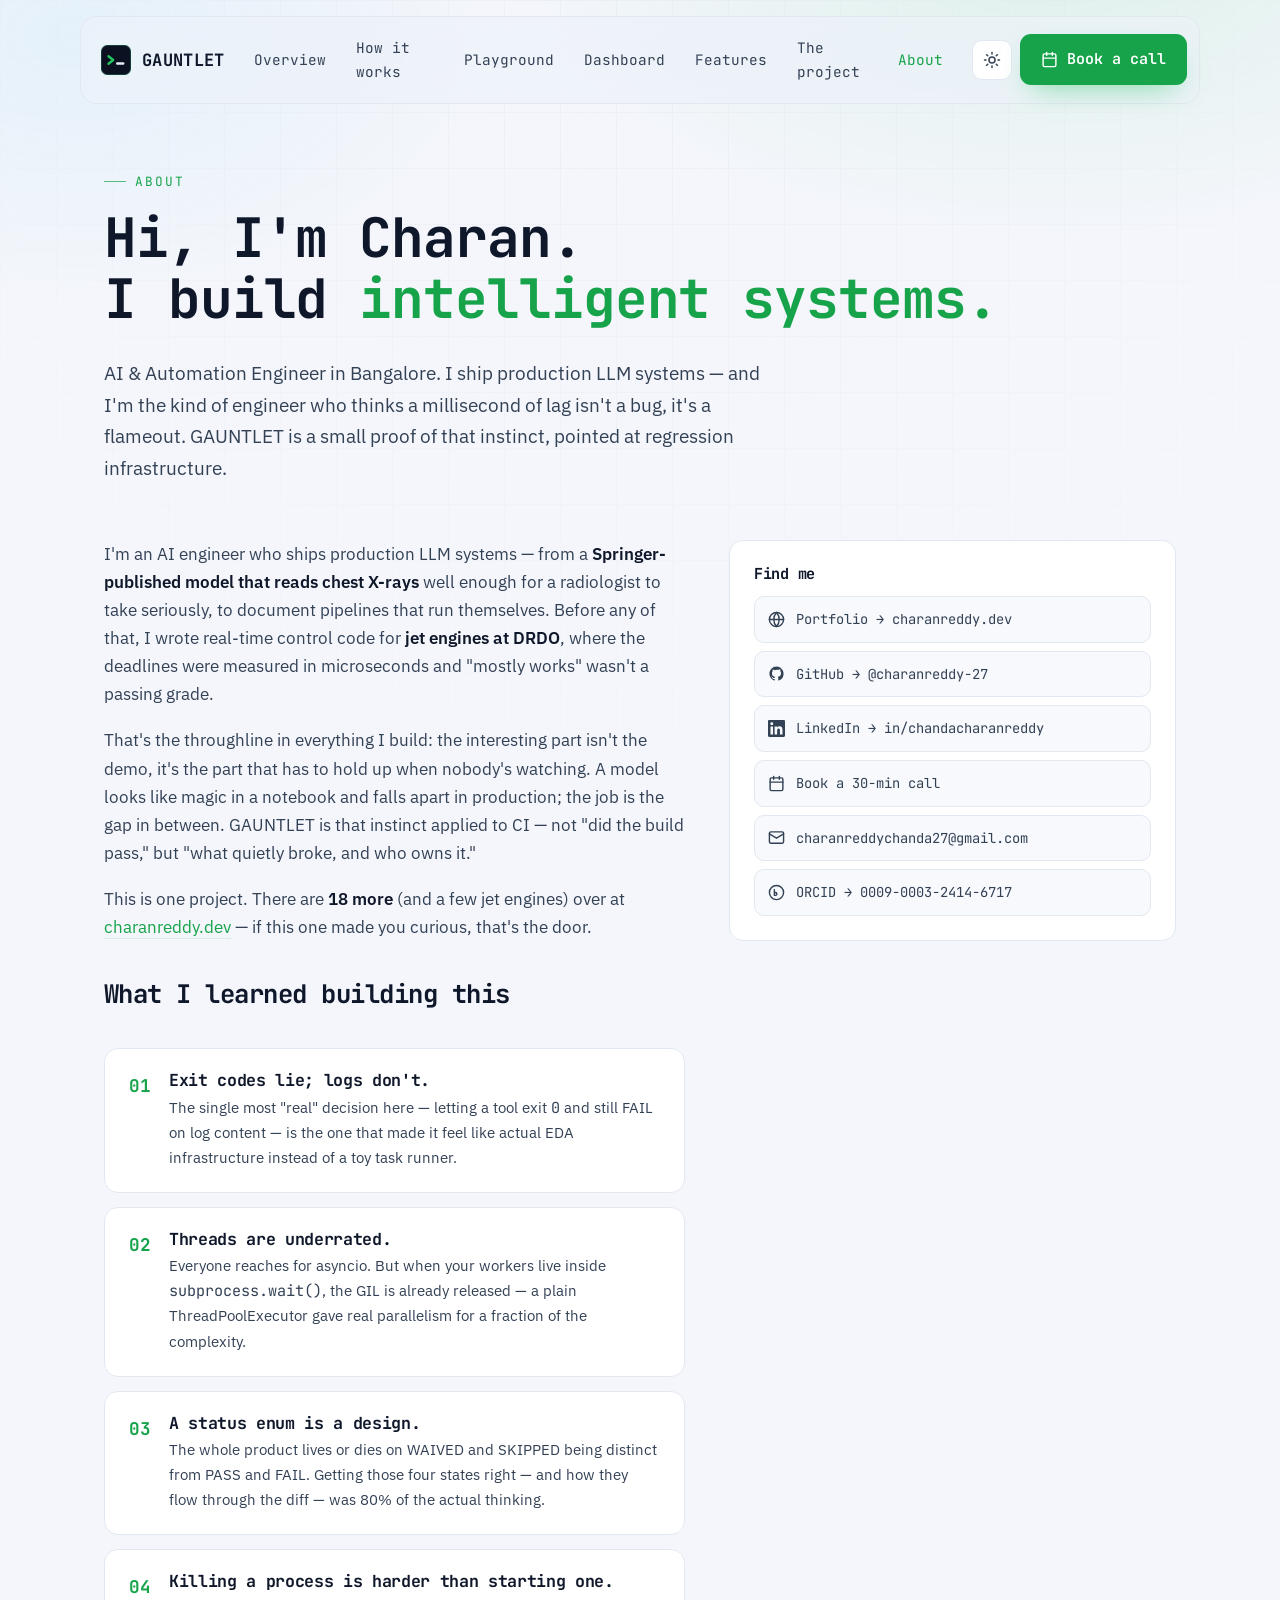
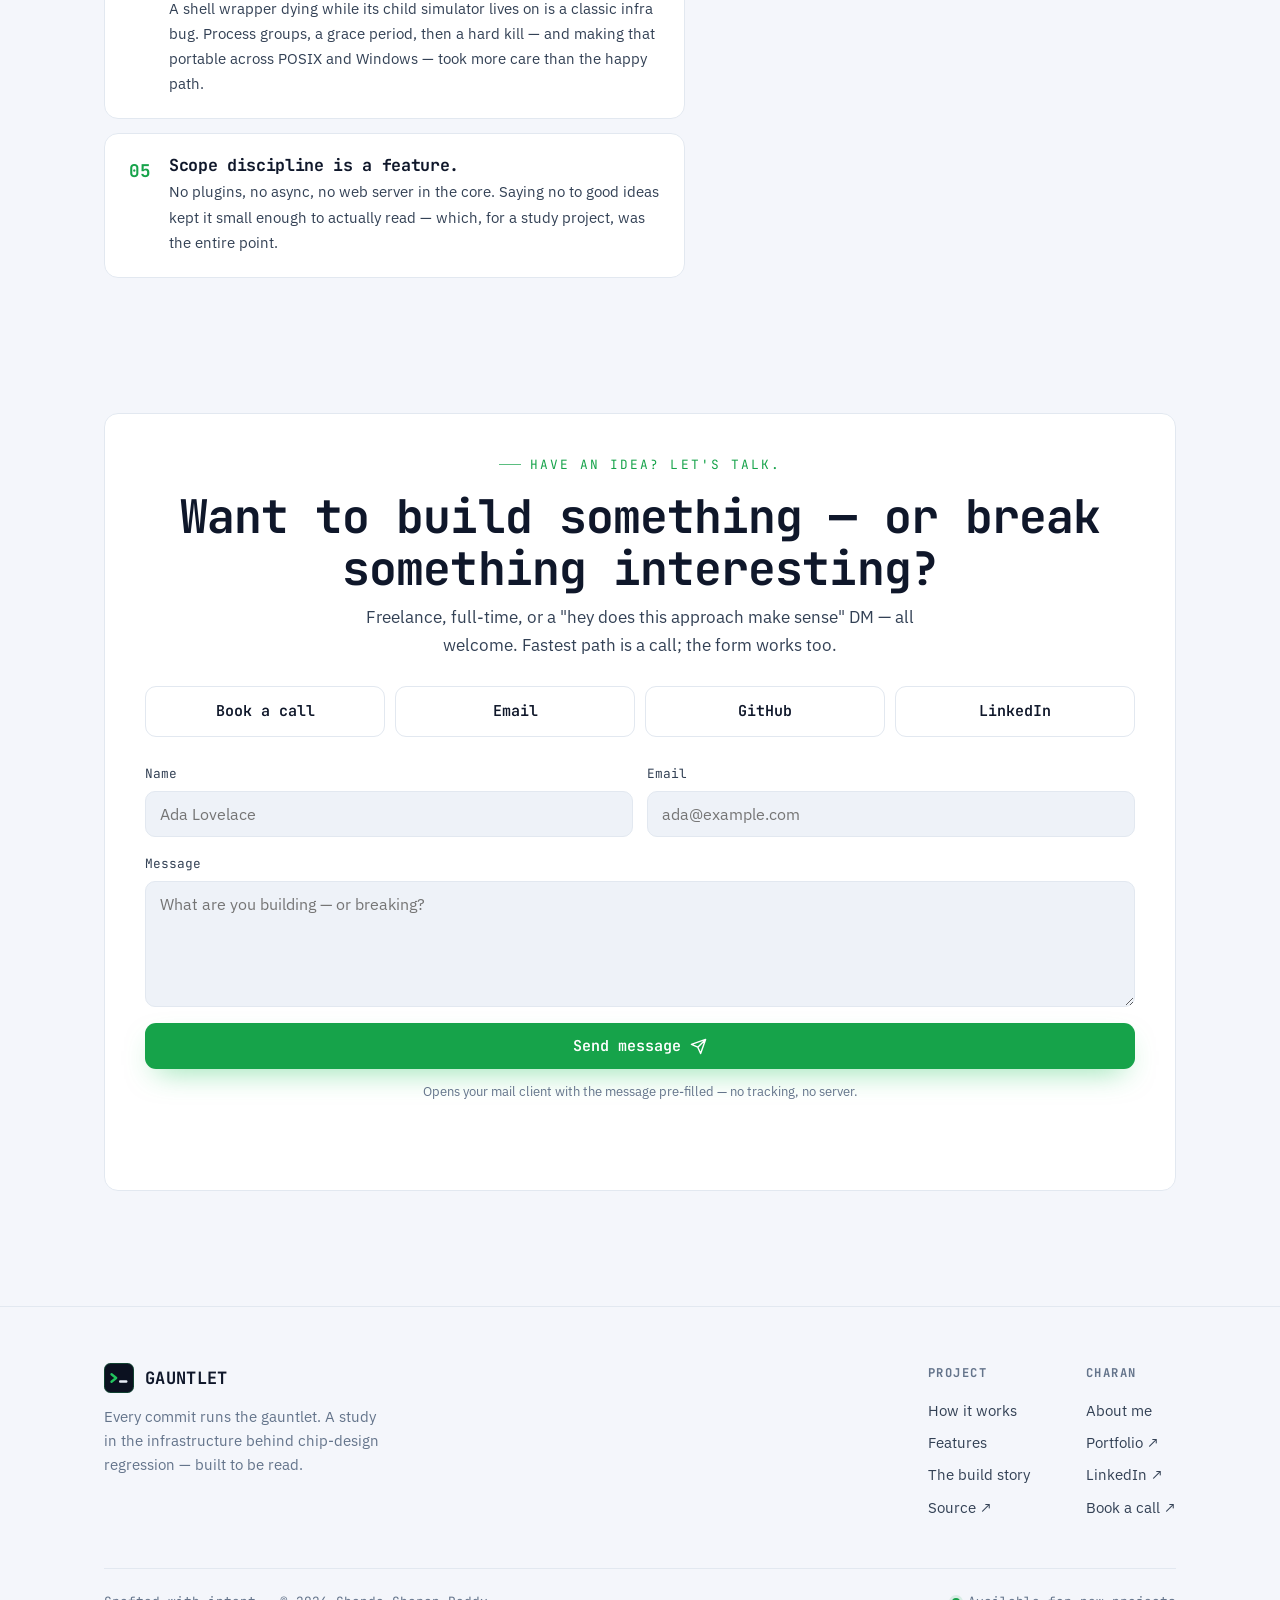
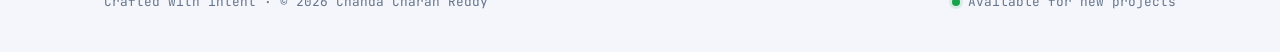
<file: web/about.html>
<!DOCTYPE html>
<html lang="en" data-theme="dark">
<head>
<meta charset="utf-8">
<meta name="viewport" content="width=device-width, initial-scale=1">
<title>Charan Reddy Chanda — About</title>
<meta name="description" content="AI & Automation Engineer who ships production LLM systems — and, once, real-time control code for jet engines. The human behind GAUNTLET.">
<meta name="author" content="Chanda Charan Reddy">
<meta name="theme-color" content="#070b14" media="(prefers-color-scheme: dark)">
<meta name="theme-color" content="#f4f6fb" media="(prefers-color-scheme: light)">
<link rel="canonical" href="https://gauntlet-charanreddy-27s-projects.vercel.app/about">

<meta property="og:type" content="profile">
<meta property="og:site_name" content="GAUNTLET">
<meta property="og:title" content="Charan Reddy Chanda — About">
<meta property="og:description" content="AI & Automation Engineer. Ships production LLM systems. Built GAUNTLET as a study in regression infrastructure.">
<meta property="og:image" content="https://gauntlet-charanreddy-27s-projects.vercel.app/og.png">
<meta property="og:image:alt" content="GAUNTLET — every commit runs the gauntlet">
<meta property="og:url" content="https://gauntlet-charanreddy-27s-projects.vercel.app/about">
<meta name="twitter:card" content="summary_large_image">
<meta name="twitter:title" content="Charan Reddy Chanda — About">
<meta name="twitter:description" content="AI & Automation Engineer. Ships production LLM systems. Built GAUNTLET.">
<meta name="twitter:image" content="https://gauntlet-charanreddy-27s-projects.vercel.app/og.png">

<!-- Applies the stored/system theme before first paint, so light-mode
     visitors never see a flash of the dark default. -->
<script>
(function(){try{var t=localStorage.getItem("gauntlet-theme");
if(!t)t=window.matchMedia("(prefers-color-scheme: light)").matches?"light":"dark";
document.documentElement.setAttribute("data-theme",t);}catch(e){}})();
</script>

<link rel="icon" href="favicon.svg" type="image/svg+xml">
<link rel="preconnect" href="https://fonts.googleapis.com">
<link rel="preconnect" href="https://fonts.gstatic.com" crossorigin>
<link href="https://fonts.googleapis.com/css2?family=IBM+Plex+Sans:wght@300;400;500;600&family=JetBrains+Mono:wght@400;500;600;700&display=swap" rel="stylesheet">
<link rel="stylesheet" href="styles.css">
</head>
<body>

<nav class="nav" id="nav" aria-label="Primary">
  <a class="brand" href="index.html" aria-label="GAUNTLET home">
    <svg class="logo" viewBox="0 0 64 64" aria-hidden="true"><rect width="64" height="64" rx="14" fill="#0b1120"/><rect x="1" y="1" width="62" height="62" rx="13" fill="none" stroke="#22c55e" stroke-opacity="0.4" stroke-width="1.5"/><path d="M16 24 L26 32 L16 40" fill="none" stroke="#22c55e" stroke-width="5" stroke-linecap="round" stroke-linejoin="round"/><rect x="32" y="37" width="18" height="5" rx="2.5" fill="#e8edf6"/></svg>
    GAUNTLET
  </a>
  <div class="nav-links" id="navLinks">
    <a href="index.html">Overview</a>
    <a href="index.html#how">How it works</a>
    <a href="index.html#playground">Playground</a>
    <a href="index.html#dashboard">Dashboard</a>
    <a href="index.html#features">Features</a>
    <a href="project.html">The project</a>
    <a href="about.html" aria-current="page">About</a>
  </div>
  <div class="nav-actions">
    <button class="icon-btn theme-toggle" id="themeToggle" type="button" aria-label="Toggle color theme">
      <svg class="moon" viewBox="0 0 24 24" fill="none" stroke="currentColor" stroke-width="2" stroke-linecap="round" stroke-linejoin="round" aria-hidden="true"><path d="M21 12.79A9 9 0 1 1 11.21 3 7 7 0 0 0 21 12.79z"/></svg>
      <svg class="sun" viewBox="0 0 24 24" fill="none" stroke="currentColor" stroke-width="2" stroke-linecap="round" stroke-linejoin="round" aria-hidden="true"><circle cx="12" cy="12" r="4"/><path d="M12 2v2M12 20v2M4.9 4.9l1.4 1.4M17.7 17.7l1.4 1.4M2 12h2M20 12h2M4.9 19.1l1.4-1.4M17.7 6.3l1.4-1.4"/></svg>
    </button>
    <a class="btn btn-primary" href="https://cal.com/charanreddy-27/30min" target="_blank" rel="noopener">
      <svg viewBox="0 0 24 24" fill="none" stroke="currentColor" stroke-width="2" stroke-linecap="round" stroke-linejoin="round" aria-hidden="true"><rect x="3" y="4" width="18" height="18" rx="2"/><path d="M16 2v4M8 2v4M3 10h18"/></svg>
      Book a call
    </a>
    <button class="icon-btn nav-toggle" id="navToggle" type="button" aria-label="Toggle menu" aria-expanded="false">
      <svg viewBox="0 0 24 24" fill="none" stroke="currentColor" stroke-width="2" stroke-linecap="round" aria-hidden="true"><path d="M3 6h18M3 12h18M3 18h18"/></svg>
    </button>
  </div>
</nav>

<!-- ===================================================== PAGE HERO -->
<header class="page-hero">
  <div class="wrap">
    <span class="eyebrow">About</span>
    <h1 style="font-size:clamp(2.1rem,5vw,3.4rem)">Hi, I'm Charan.<br>I build <span class="text-green">intelligent systems.</span></h1>
    <p class="lede">
      AI &amp; Automation Engineer in Bangalore. I ship production LLM systems —
      and I'm the kind of engineer who thinks a millisecond of lag isn't a bug,
      it's a flameout. GAUNTLET is a small proof of that instinct, pointed at
      regression infrastructure.
    </p>
  </div>
</header>

<!-- ======================================================== BODY -->
<section style="padding-top:20px">
  <div class="wrap about-grid">
    <div class="prose reveal">
      <p>
        I'm an AI engineer who ships production LLM systems — from a
        <strong>Springer-published model that reads chest X-rays</strong> well
        enough for a radiologist to take seriously, to document pipelines that
        run themselves. Before any of that, I wrote real-time control code for
        <strong>jet engines at DRDO</strong>, where the deadlines were measured
        in microseconds and "mostly works" wasn't a passing grade.
      </p>
      <p>
        That's the throughline in everything I build: the interesting part isn't
        the demo, it's the part that has to hold up when nobody's watching. A
        model looks like magic in a notebook and falls apart in production; the
        job is the gap in between. GAUNTLET is that instinct applied to CI — not
        "did the build pass," but "what quietly broke, and who owns it."
      </p>
      <p>
        This is one project. There are <strong>18 more</strong> (and a few jet
        engines) over at <a href="https://www.charanreddy.dev" target="_blank" rel="noopener">charanreddy.dev</a>
        — if this one made you curious, that's the door.
      </p>

      <h2 class="section-title" style="font-size:1.6rem;margin-top:2.4rem">What I learned building this</h2>
      <div class="learn-list">
        <div class="learn reveal"><span class="num"></span><div><h4>Exit codes lie; logs don't.</h4><p>The single most "real" decision here — letting a tool exit <code>0</code> and still FAIL on log content — is the one that made it feel like actual EDA infrastructure instead of a toy task runner.</p></div></div>
        <div class="learn reveal"><span class="num"></span><div><h4>Threads are underrated.</h4><p>Everyone reaches for asyncio. But when your workers live inside <code>subprocess.wait()</code>, the GIL is already released — a plain ThreadPoolExecutor gave real parallelism for a fraction of the complexity.</p></div></div>
        <div class="learn reveal"><span class="num"></span><div><h4>A status enum is a design.</h4><p>The whole product lives or dies on WAIVED and SKIPPED being distinct from PASS and FAIL. Getting those four states right — and how they flow through the diff — was 80% of the actual thinking.</p></div></div>
        <div class="learn reveal"><span class="num"></span><div><h4>Killing a process is harder than starting one.</h4><p>A shell wrapper dying while its child simulator lives on is a classic infra bug. Process groups, a grace period, then a hard kill — and making that portable across POSIX and Windows — took more care than the happy path.</p></div></div>
        <div class="learn reveal"><span class="num"></span><div><h4>Scope discipline is a feature.</h4><p>No plugins, no async, no web server in the core. Saying no to good ideas kept it small enough to actually read — which, for a study project, was the entire point.</p></div></div>
      </div>
    </div>

    <aside class="side-card reveal">
      <h4>Find me</h4>
      <div class="side-links">
        <a href="https://www.charanreddy.dev" target="_blank" rel="noopener">
          <svg viewBox="0 0 24 24" fill="none" stroke="currentColor" stroke-width="2" stroke-linecap="round" stroke-linejoin="round"><circle cx="12" cy="12" r="10"/><path d="M2 12h20M12 2a15 15 0 0 1 0 20 15 15 0 0 1 0-20"/></svg>
          Portfolio → charanreddy.dev
        </a>
        <a href="https://github.com/charanreddy-27" target="_blank" rel="noopener">
          <svg viewBox="0 0 24 24" fill="currentColor"><path d="M12 2C6.48 2 2 6.58 2 12.26c0 4.5 2.87 8.32 6.84 9.67.5.1.68-.22.68-.49 0-.24-.01-.87-.01-1.71-2.78.62-3.37-1.37-3.37-1.37-.45-1.18-1.11-1.5-1.11-1.5-.91-.64.07-.62.07-.62 1 .07 1.53 1.06 1.53 1.06.89 1.56 2.34 1.11 2.91.85.09-.66.35-1.11.63-1.36-2.22-.26-4.56-1.14-4.56-5.07 0-1.12.39-2.03 1.03-2.75-.1-.26-.45-1.3.1-2.71 0 0 .84-.28 2.75 1.05A9.36 9.36 0 0 1 12 6.84c.85 0 1.71.12 2.51.34 1.91-1.33 2.75-1.05 2.75-1.05.55 1.41.2 2.45.1 2.71.64.72 1.03 1.63 1.03 2.75 0 3.94-2.34 4.81-4.57 5.06.36.32.68.94.68 1.9 0 1.37-.01 2.48-.01 2.82 0 .27.18.6.69.49A10.03 10.03 0 0 0 22 12.26C22 6.58 17.52 2 12 2z"/></svg>
          GitHub → @charanreddy-27
        </a>
        <a href="https://www.linkedin.com/in/chandacharanreddy/" target="_blank" rel="noopener">
          <svg viewBox="0 0 24 24" fill="currentColor"><path d="M20.45 20.45h-3.56v-5.57c0-1.33-.02-3.04-1.85-3.04-1.85 0-2.14 1.45-2.14 2.94v5.67H9.35V9h3.42v1.56h.05c.48-.9 1.64-1.85 3.37-1.85 3.6 0 4.27 2.37 4.27 5.46v6.28zM5.34 7.43a2.06 2.06 0 1 1 0-4.13 2.06 2.06 0 0 1 0 4.13zM7.12 20.45H3.56V9h3.56v11.45zM22.22 0H1.77C.79 0 0 .77 0 1.72v20.56C0 23.23.79 24 1.77 24h20.45c.98 0 1.78-.77 1.78-1.72V1.72C24 .77 23.2 0 22.22 0z"/></svg>
          LinkedIn → in/chandacharanreddy
        </a>
        <a href="https://cal.com/charanreddy-27/30min" target="_blank" rel="noopener">
          <svg viewBox="0 0 24 24" fill="none" stroke="currentColor" stroke-width="2" stroke-linecap="round" stroke-linejoin="round"><rect x="3" y="4" width="18" height="18" rx="2"/><path d="M16 2v4M8 2v4M3 10h18"/></svg>
          Book a 30-min call
        </a>
        <a href="mailto:charanreddychanda27@gmail.com">
          <svg viewBox="0 0 24 24" fill="none" stroke="currentColor" stroke-width="2" stroke-linecap="round" stroke-linejoin="round"><rect x="2" y="4" width="20" height="16" rx="2"/><path d="M22 7l-10 6L2 7"/></svg>
          charanreddychanda27@gmail.com
        </a>
        <a href="https://orcid.org/0009-0003-2414-6717" target="_blank" rel="noopener">
          <svg viewBox="0 0 24 24" fill="none" stroke="currentColor" stroke-width="2" stroke-linecap="round" stroke-linejoin="round"><circle cx="12" cy="12" r="10"/><path d="M9 8v8M9 8h.01M9.5 12h1a2 2 0 1 1 0 4h-1"/></svg>
          ORCID → 0009-0003-2414-6717
        </a>
      </div>
    </aside>
  </div>
</section>

<!-- ==================================================== CONTACT -->
<section id="contact" style="padding-top:20px">
  <div class="wrap">
    <div class="contact-card reveal">
      <span class="eyebrow" style="justify-content:center;width:100%;text-align:center;display:flex">Have an idea? Let's talk.</span>
      <h2 class="section-title" style="text-align:center">Want to build something — or break<br>something interesting?</h2>
      <p class="section-lead" style="margin:0 auto 26px;text-align:center">Freelance, full-time, or a "hey does this approach make sense" DM — all welcome. Fastest path is a call; the form works too.</p>

      <div class="contact-top">
        <a class="btn btn-ghost btn-block" href="https://cal.com/charanreddy-27/30min" target="_blank" rel="noopener">Book a call</a>
        <a class="btn btn-ghost btn-block" href="mailto:charanreddychanda27@gmail.com">Email</a>
        <a class="btn btn-ghost btn-block" href="https://github.com/charanreddy-27" target="_blank" rel="noopener">GitHub</a>
        <a class="btn btn-ghost btn-block" href="https://www.linkedin.com/in/chandacharanreddy/" target="_blank" rel="noopener">LinkedIn</a>
      </div>

      <form id="contactForm" novalidate>
        <div class="form-row">
          <div class="field">
            <label for="cf-name">Name</label>
            <input id="cf-name" name="name" type="text" autocomplete="name" placeholder="Ada Lovelace" required>
          </div>
          <div class="field">
            <label for="cf-email">Email</label>
            <input id="cf-email" name="email" type="email" autocomplete="email" placeholder="ada@example.com" required>
          </div>
        </div>
        <div class="field">
          <label for="cf-message">Message</label>
          <textarea id="cf-message" name="message" rows="5" placeholder="What are you building — or breaking?" required></textarea>
        </div>
        <button class="btn btn-primary btn-block" type="submit">
          Send message
          <svg viewBox="0 0 24 24" fill="none" stroke="currentColor" stroke-width="2" stroke-linecap="round" stroke-linejoin="round" aria-hidden="true"><path d="M22 2L11 13M22 2l-7 20-4-9-9-4 20-7z"/></svg>
        </button>
        <p class="form-note">Opens your mail client with the message pre-filled — no tracking, no server.</p>
        <p class="form-status" id="formStatus" role="status" aria-live="polite"></p>
      </form>
    </div>
  </div>
</section>

<footer class="footer">
  <div class="wrap">
    <div class="footer-grid">
      <div>
        <a class="brand" href="index.html">
          <svg class="logo" viewBox="0 0 64 64" aria-hidden="true"><rect width="64" height="64" rx="14" fill="#0b1120"/><rect x="1" y="1" width="62" height="62" rx="13" fill="none" stroke="#22c55e" stroke-opacity="0.4" stroke-width="1.5"/><path d="M16 24 L26 32 L16 40" fill="none" stroke="#22c55e" stroke-width="5" stroke-linecap="round" stroke-linejoin="round"/><rect x="32" y="37" width="18" height="5" rx="2.5" fill="#e8edf6"/></svg>
          GAUNTLET
        </a>
        <p class="f-tag">Every commit runs the gauntlet. A study in the infrastructure behind chip-design regression — built to be read.</p>
      </div>
      <div class="f-cols">
        <div class="f-col">
          <h5>Project</h5>
          <a href="index.html#how">How it works</a>
          <a href="index.html#features">Features</a>
          <a href="project.html">The build story</a>
          <a href="https://github.com/charanreddy-27/GAUNTLET" target="_blank" rel="noopener">Source ↗</a>
        </div>
        <div class="f-col">
          <h5>Charan</h5>
          <a href="about.html">About me</a>
          <a href="https://www.charanreddy.dev" target="_blank" rel="noopener">Portfolio ↗</a>
          <a href="https://www.linkedin.com/in/chandacharanreddy/" target="_blank" rel="noopener">LinkedIn ↗</a>
          <a href="https://cal.com/charanreddy-27/30min" target="_blank" rel="noopener">Book a call ↗</a>
        </div>
      </div>
    </div>
    <div class="footer-base">
      <span>Crafted with intent · © 2026 Chanda Charan Reddy</span>
      <span class="avail"><span class="dot"></span>Available for new projects</span>
    </div>
  </div>
</footer>

<script src="main.js" defer></script>
</body>
</html>
</file>
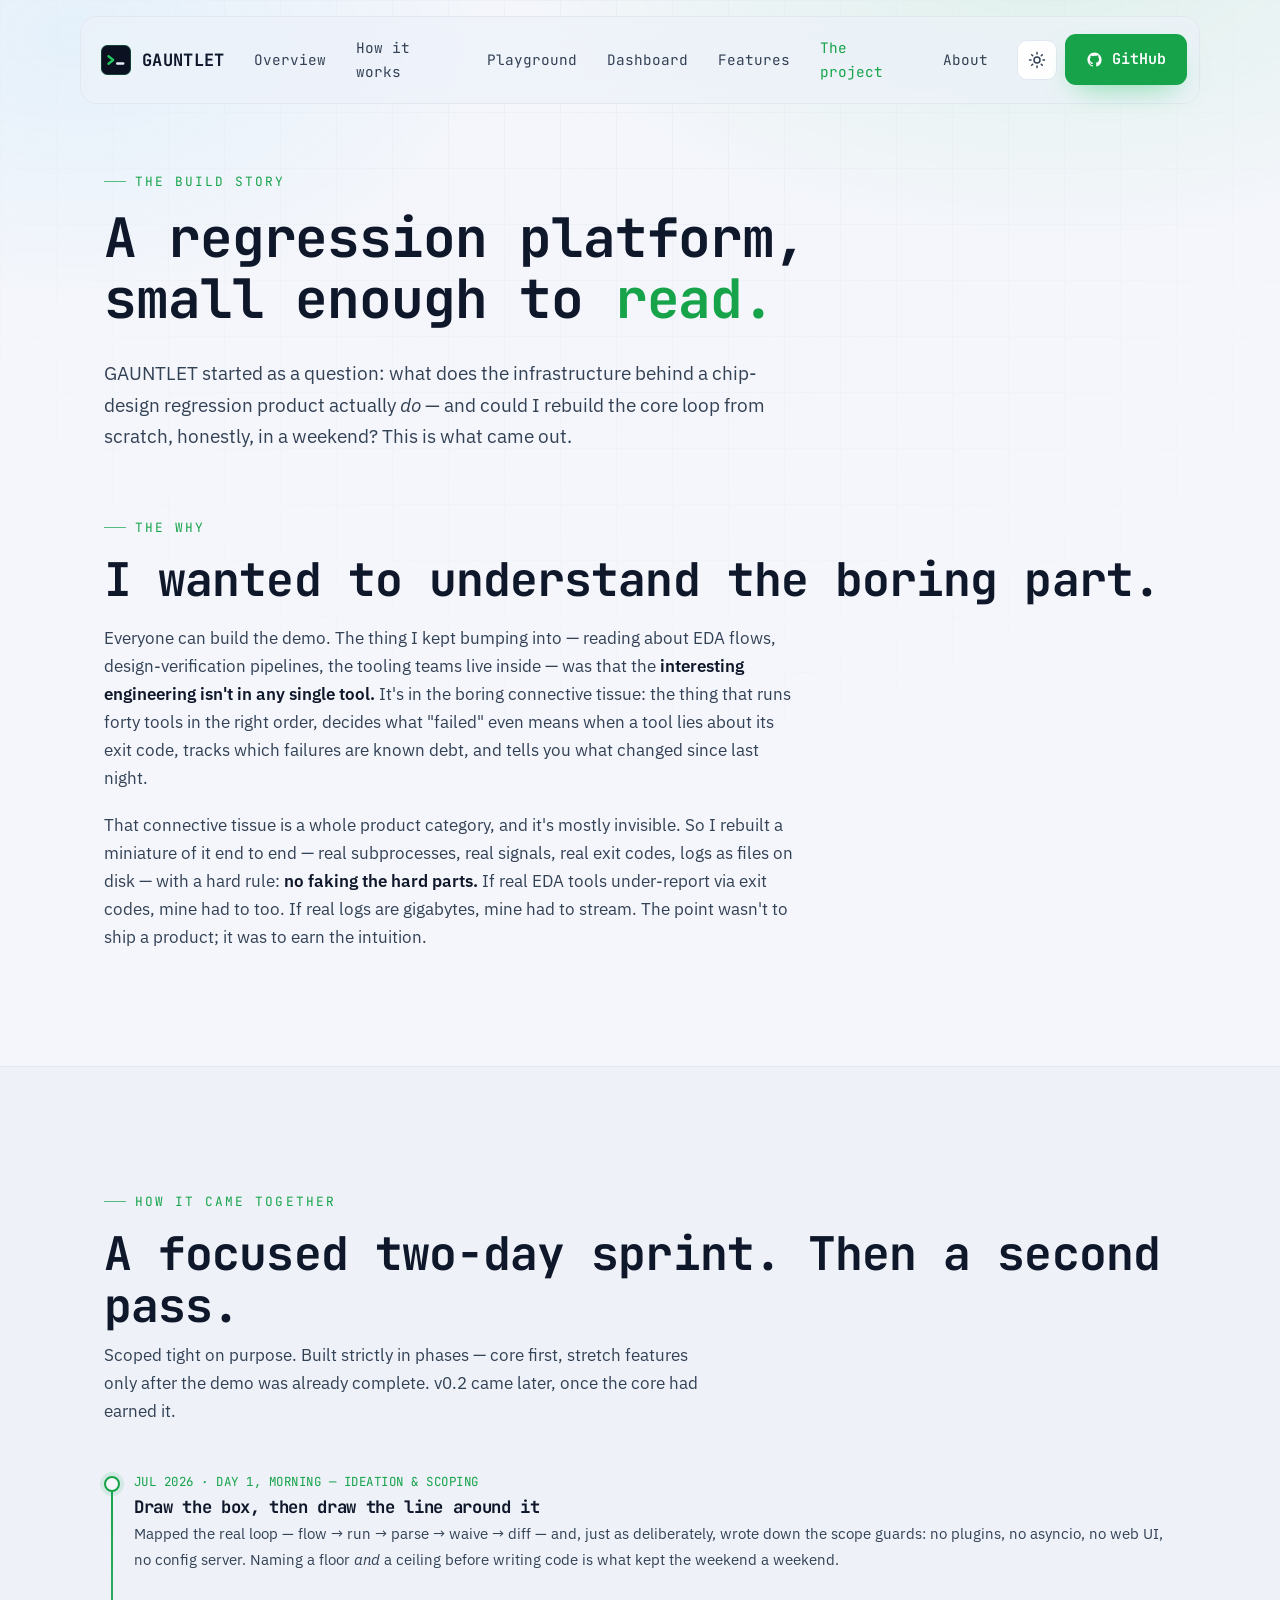
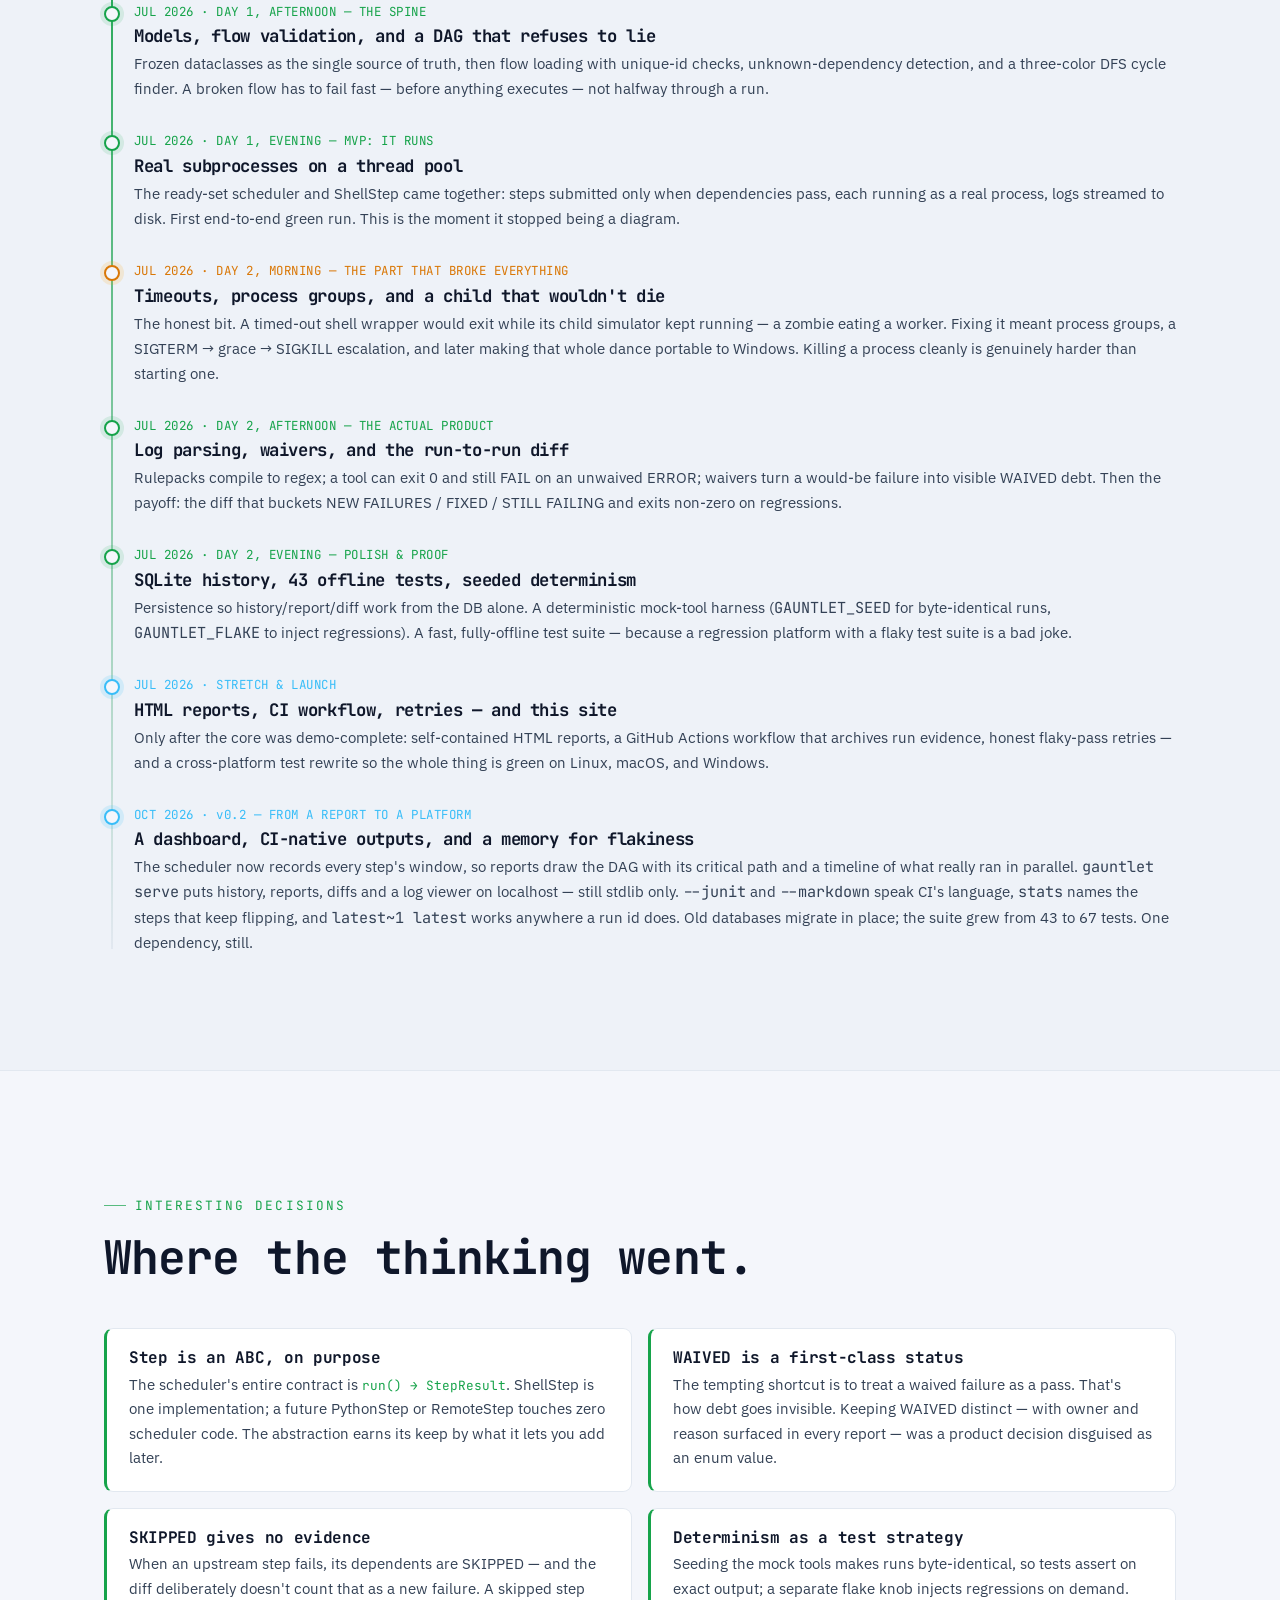
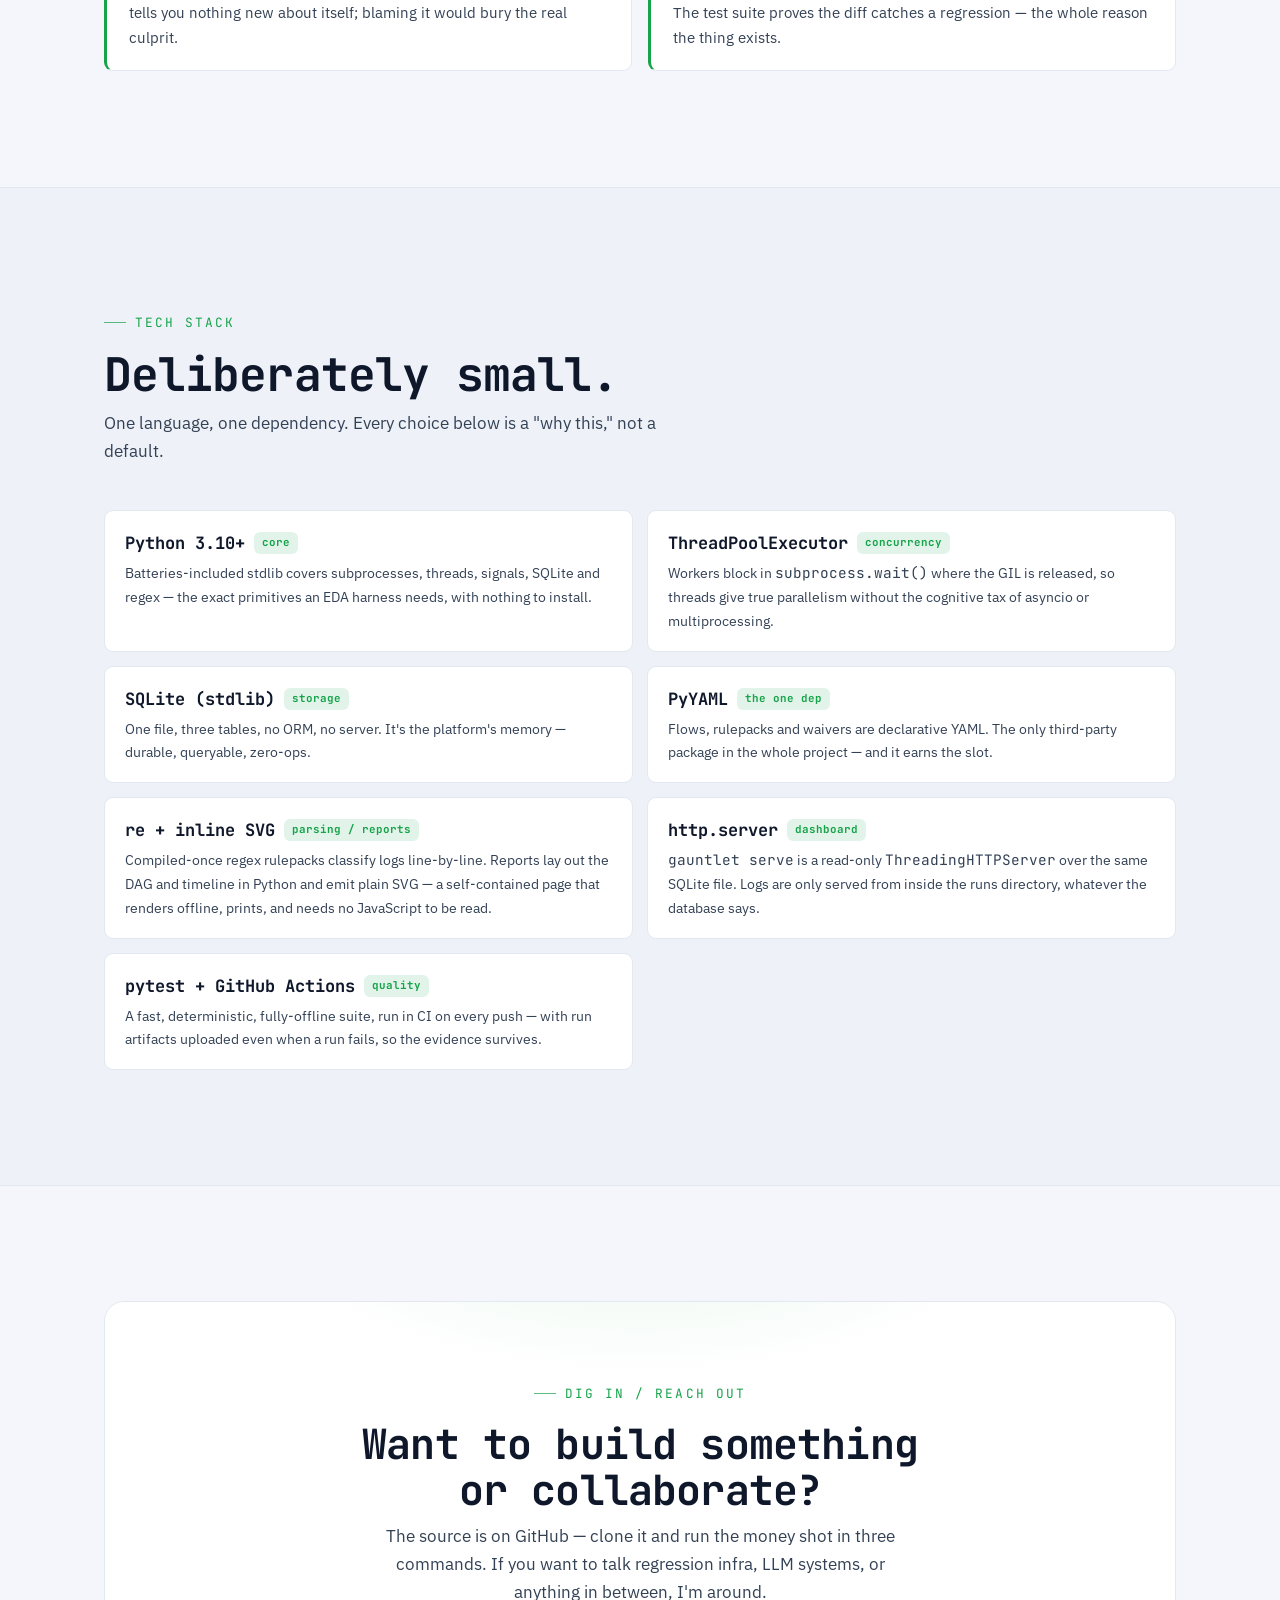
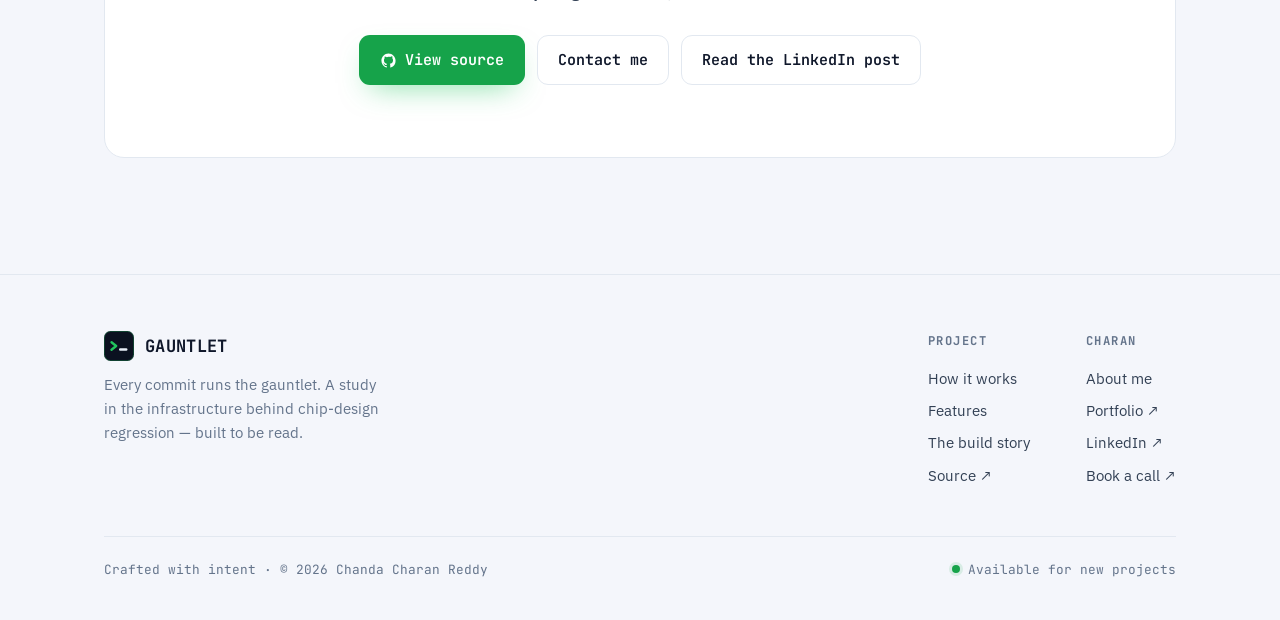
<file: web/project.html>
<!DOCTYPE html>
<html lang="en" data-theme="dark">
<head>
<meta charset="utf-8">
<meta name="viewport" content="width=device-width, initial-scale=1">
<title>GAUNTLET — the build story</title>
<meta name="description" content="Why GAUNTLET exists, how it was built in a focused two-day sprint, the interesting technical decisions, and the tech stack behind a miniature IP-regression platform.">
<meta name="author" content="Chanda Charan Reddy">
<meta name="theme-color" content="#070b14" media="(prefers-color-scheme: dark)">
<meta name="theme-color" content="#f4f6fb" media="(prefers-color-scheme: light)">
<link rel="canonical" href="https://gauntlet-charanreddy-27s-projects.vercel.app/project">

<meta property="og:type" content="article">
<meta property="og:site_name" content="GAUNTLET">
<meta property="og:title" content="GAUNTLET — the build story">
<meta property="og:description" content="Why GAUNTLET exists, the build timeline, the hard technical decisions, and the stack.">
<meta property="og:image" content="https://gauntlet-charanreddy-27s-projects.vercel.app/og.png">
<meta property="og:image:alt" content="GAUNTLET — every commit runs the gauntlet">
<meta property="og:url" content="https://gauntlet-charanreddy-27s-projects.vercel.app/project">
<meta name="twitter:card" content="summary_large_image">
<meta name="twitter:title" content="GAUNTLET — the build story">
<meta name="twitter:description" content="Why GAUNTLET exists, the timeline, the hard decisions, and the stack.">
<meta name="twitter:image" content="https://gauntlet-charanreddy-27s-projects.vercel.app/og.png">

<!-- Applies the stored/system theme before first paint, so light-mode
     visitors never see a flash of the dark default. -->
<script>
(function(){try{var t=localStorage.getItem("gauntlet-theme");
if(!t)t=window.matchMedia("(prefers-color-scheme: light)").matches?"light":"dark";
document.documentElement.setAttribute("data-theme",t);}catch(e){}})();
</script>

<link rel="icon" href="favicon.svg" type="image/svg+xml">
<link rel="preconnect" href="https://fonts.googleapis.com">
<link rel="preconnect" href="https://fonts.gstatic.com" crossorigin>
<link href="https://fonts.googleapis.com/css2?family=IBM+Plex+Sans:wght@300;400;500;600&family=JetBrains+Mono:wght@400;500;600;700&display=swap" rel="stylesheet">
<link rel="stylesheet" href="styles.css">
</head>
<body>

<nav class="nav" id="nav" aria-label="Primary">
  <a class="brand" href="index.html" aria-label="GAUNTLET home">
    <svg class="logo" viewBox="0 0 64 64" aria-hidden="true"><rect width="64" height="64" rx="14" fill="#0b1120"/><rect x="1" y="1" width="62" height="62" rx="13" fill="none" stroke="#22c55e" stroke-opacity="0.4" stroke-width="1.5"/><path d="M16 24 L26 32 L16 40" fill="none" stroke="#22c55e" stroke-width="5" stroke-linecap="round" stroke-linejoin="round"/><rect x="32" y="37" width="18" height="5" rx="2.5" fill="#e8edf6"/></svg>
    GAUNTLET
  </a>
  <div class="nav-links" id="navLinks">
    <a href="index.html">Overview</a>
    <a href="index.html#how">How it works</a>
    <a href="index.html#playground">Playground</a>
    <a href="index.html#dashboard">Dashboard</a>
    <a href="index.html#features">Features</a>
    <a href="project.html" aria-current="page">The project</a>
    <a href="about.html">About</a>
  </div>
  <div class="nav-actions">
    <button class="icon-btn theme-toggle" id="themeToggle" type="button" aria-label="Toggle color theme">
      <svg class="moon" viewBox="0 0 24 24" fill="none" stroke="currentColor" stroke-width="2" stroke-linecap="round" stroke-linejoin="round" aria-hidden="true"><path d="M21 12.79A9 9 0 1 1 11.21 3 7 7 0 0 0 21 12.79z"/></svg>
      <svg class="sun" viewBox="0 0 24 24" fill="none" stroke="currentColor" stroke-width="2" stroke-linecap="round" stroke-linejoin="round" aria-hidden="true"><circle cx="12" cy="12" r="4"/><path d="M12 2v2M12 20v2M4.9 4.9l1.4 1.4M17.7 17.7l1.4 1.4M2 12h2M20 12h2M4.9 19.1l1.4-1.4M17.7 6.3l1.4-1.4"/></svg>
    </button>
    <a class="btn btn-primary" href="https://github.com/charanreddy-27/GAUNTLET" target="_blank" rel="noopener">
      <svg viewBox="0 0 24 24" fill="currentColor" aria-hidden="true"><path d="M12 2C6.48 2 2 6.58 2 12.26c0 4.5 2.87 8.32 6.84 9.67.5.1.68-.22.68-.49 0-.24-.01-.87-.01-1.71-2.78.62-3.37-1.37-3.37-1.37-.45-1.18-1.11-1.5-1.11-1.5-.91-.64.07-.62.07-.62 1 .07 1.53 1.06 1.53 1.06.89 1.56 2.34 1.11 2.91.85.09-.66.35-1.11.63-1.36-2.22-.26-4.56-1.14-4.56-5.07 0-1.12.39-2.03 1.03-2.75-.1-.26-.45-1.3.1-2.71 0 0 .84-.28 2.75 1.05A9.36 9.36 0 0 1 12 6.84c.85 0 1.71.12 2.51.34 1.91-1.33 2.75-1.05 2.75-1.05.55 1.41.2 2.45.1 2.71.64.72 1.03 1.63 1.03 2.75 0 3.94-2.34 4.81-4.57 5.06.36.32.68.94.68 1.9 0 1.37-.01 2.48-.01 2.82 0 .27.18.6.69.49A10.03 10.03 0 0 0 22 12.26C22 6.58 17.52 2 12 2z"/></svg>
      GitHub
    </a>
    <button class="icon-btn nav-toggle" id="navToggle" type="button" aria-label="Toggle menu" aria-expanded="false">
      <svg viewBox="0 0 24 24" fill="none" stroke="currentColor" stroke-width="2" stroke-linecap="round" aria-hidden="true"><path d="M3 6h18M3 12h18M3 18h18"/></svg>
    </button>
  </div>
</nav>

<!-- ===================================================== PAGE HERO -->
<header class="page-hero">
  <div class="wrap">
    <span class="eyebrow">The build story</span>
    <h1 style="font-size:clamp(2.1rem,5vw,3.4rem)">A regression platform,<br>small enough to <span class="text-green">read.</span></h1>
    <p class="lede">
      GAUNTLET started as a question: what does the infrastructure behind a
      chip-design regression product actually <em>do</em> — and could I rebuild
      the core loop from scratch, honestly, in a weekend? This is what came out.
    </p>
  </div>
</header>

<!-- ========================================================= WHY -->
<section style="padding-top:20px">
  <div class="wrap">
    <span class="eyebrow">The why</span>
    <h2 class="section-title">I wanted to understand the boring part.</h2>
    <div class="prose reveal" style="max-width:70ch;margin-top:18px">
      <p>
        Everyone can build the demo. The thing I kept bumping into — reading
        about EDA flows, design-verification pipelines, the tooling teams live
        inside — was that the <strong>interesting engineering isn't in any single
        tool.</strong> It's in the boring connective tissue: the thing that runs
        forty tools in the right order, decides what "failed" even means when a
        tool lies about its exit code, tracks which failures are known debt, and
        tells you what changed since last night.
      </p>
      <p>
        That connective tissue is a whole product category, and it's mostly
        invisible. So I rebuilt a miniature of it end to end — real subprocesses,
        real signals, real exit codes, logs as files on disk — with a hard rule:
        <strong>no faking the hard parts.</strong> If real EDA tools under-report
        via exit codes, mine had to too. If real logs are gigabytes, mine had to
        stream. The point wasn't to ship a product; it was to earn the intuition.
      </p>
    </div>
  </div>
</section>

<!-- ==================================================== TIMELINE -->
<section style="background:var(--bg-2);border-top:1px solid var(--border);border-bottom:1px solid var(--border)">
  <div class="wrap">
    <span class="eyebrow">How it came together</span>
    <h2 class="section-title">A focused two-day sprint. Then a second pass.</h2>
    <p class="section-lead">Scoped tight on purpose. Built strictly in phases — core first, stretch features only after the demo was already complete. v0.2 came later, once the core had earned it.</p>

    <div class="timeline">
      <div class="tl-item reveal">
        <div class="tl-date">JUL 2026 · DAY 1, MORNING — IDEATION &amp; SCOPING</div>
        <h4>Draw the box, then draw the line around it</h4>
        <p>Mapped the real loop — flow → run → parse → waive → diff — and, just as deliberately, wrote down the scope guards: no plugins, no asyncio, no web UI, no config server. Naming a floor <em>and</em> a ceiling before writing code is what kept the weekend a weekend.</p>
      </div>
      <div class="tl-item reveal">
        <div class="tl-date">JUL 2026 · DAY 1, AFTERNOON — THE SPINE</div>
        <h4>Models, flow validation, and a DAG that refuses to lie</h4>
        <p>Frozen dataclasses as the single source of truth, then flow loading with unique-id checks, unknown-dependency detection, and a three-color DFS cycle finder. A broken flow has to fail fast — before anything executes — not halfway through a run.</p>
      </div>
      <div class="tl-item reveal">
        <div class="tl-date">JUL 2026 · DAY 1, EVENING — MVP: IT RUNS</div>
        <h4>Real subprocesses on a thread pool</h4>
        <p>The ready-set scheduler and ShellStep came together: steps submitted only when dependencies pass, each running as a real process, logs streamed to disk. First end-to-end green run. This is the moment it stopped being a diagram.</p>
      </div>
      <div class="tl-item hard reveal">
        <div class="tl-date">JUL 2026 · DAY 2, MORNING — THE PART THAT BROKE EVERYTHING</div>
        <h4>Timeouts, process groups, and a child that wouldn't die</h4>
        <p>The honest bit. A timed-out shell wrapper would exit while its child simulator kept running — a zombie eating a worker. Fixing it meant process groups, a SIGTERM → grace → SIGKILL escalation, and later making that whole dance portable to Windows. Killing a process cleanly is genuinely harder than starting one.</p>
      </div>
      <div class="tl-item reveal">
        <div class="tl-date">JUL 2026 · DAY 2, AFTERNOON — THE ACTUAL PRODUCT</div>
        <h4>Log parsing, waivers, and the run-to-run diff</h4>
        <p>Rulepacks compile to regex; a tool can exit 0 and still FAIL on an unwaived ERROR; waivers turn a would-be failure into visible WAIVED debt. Then the payoff: the diff that buckets NEW FAILURES / FIXED / STILL FAILING and exits non-zero on regressions.</p>
      </div>
      <div class="tl-item reveal">
        <div class="tl-date">JUL 2026 · DAY 2, EVENING — POLISH &amp; PROOF</div>
        <h4>SQLite history, 43 offline tests, seeded determinism</h4>
        <p>Persistence so history/report/diff work from the DB alone. A deterministic mock-tool harness (<code>GAUNTLET_SEED</code> for byte-identical runs, <code>GAUNTLET_FLAKE</code> to inject regressions). A fast, fully-offline test suite — because a regression platform with a flaky test suite is a bad joke.</p>
      </div>
      <div class="tl-item launch reveal">
        <div class="tl-date">JUL 2026 · STRETCH &amp; LAUNCH</div>
        <h4>HTML reports, CI workflow, retries — and this site</h4>
        <p>Only after the core was demo-complete: self-contained HTML reports, a GitHub Actions workflow that archives run evidence, honest flaky-pass retries — and a cross-platform test rewrite so the whole thing is green on Linux, macOS, and Windows.</p>
      </div>
      <div class="tl-item launch reveal">
        <div class="tl-date">OCT 2026 · v0.2 — FROM A REPORT TO A PLATFORM</div>
        <h4>A dashboard, CI-native outputs, and a memory for flakiness</h4>
        <p>The scheduler now records every step's window, so reports draw the DAG with its critical path and a timeline of what really ran in parallel. <code>gauntlet serve</code> puts history, reports, diffs and a log viewer on localhost — still stdlib only. <code>--junit</code> and <code>--markdown</code> speak CI's language, <code>stats</code> names the steps that keep flipping, and <code>latest~1 latest</code> works anywhere a run id does. Old databases migrate in place; the suite grew from 43 to 67 tests. One dependency, still.</p>
      </div>
    </div>
  </div>
</section>

<!-- ============================================= TECH DECISIONS -->
<section>
  <div class="wrap">
    <span class="eyebrow">Interesting decisions</span>
    <h2 class="section-title">Where the thinking went.</h2>
    <div class="notes">
      <div class="note reveal">
        <h4>Step is an ABC, on purpose</h4>
        <p>The scheduler's entire contract is <code>run() → StepResult</code>. ShellStep is one implementation; a future PythonStep or RemoteStep touches zero scheduler code. The abstraction earns its keep by what it lets you add later.</p>
      </div>
      <div class="note reveal">
        <h4>WAIVED is a first-class status</h4>
        <p>The tempting shortcut is to treat a waived failure as a pass. That's how debt goes invisible. Keeping WAIVED distinct — with owner and reason surfaced in every report — was a product decision disguised as an enum value.</p>
      </div>
      <div class="note reveal">
        <h4>SKIPPED gives no evidence</h4>
        <p>When an upstream step fails, its dependents are SKIPPED — and the diff deliberately doesn't count that as a new failure. A skipped step tells you nothing new about itself; blaming it would bury the real culprit.</p>
      </div>
      <div class="note reveal">
        <h4>Determinism as a test strategy</h4>
        <p>Seeding the mock tools makes runs byte-identical, so tests assert on exact output; a separate flake knob injects regressions on demand. The test suite proves the diff catches a regression — the whole reason the thing exists.</p>
      </div>
    </div>
  </div>
</section>

<!-- ================================================== TECH STACK -->
<section style="background:var(--bg-2);border-top:1px solid var(--border);border-bottom:1px solid var(--border)">
  <div class="wrap">
    <span class="eyebrow">Tech stack</span>
    <h2 class="section-title">Deliberately small.</h2>
    <p class="section-lead">One language, one dependency. Every choice below is a "why this," not a default.</p>

    <div class="stack-grid">
      <div class="stack-row reveal"><div class="s-name">Python 3.10+ <span class="tag">core</span></div><p>Batteries-included stdlib covers subprocesses, threads, signals, SQLite and regex — the exact primitives an EDA harness needs, with nothing to install.</p></div>
      <div class="stack-row reveal"><div class="s-name">ThreadPoolExecutor <span class="tag">concurrency</span></div><p>Workers block in <code>subprocess.wait()</code> where the GIL is released, so threads give true parallelism without the cognitive tax of asyncio or multiprocessing.</p></div>
      <div class="stack-row reveal"><div class="s-name">SQLite (stdlib) <span class="tag">storage</span></div><p>One file, three tables, no ORM, no server. It's the platform's memory — durable, queryable, zero-ops.</p></div>
      <div class="stack-row reveal"><div class="s-name">PyYAML <span class="tag">the one dep</span></div><p>Flows, rulepacks and waivers are declarative YAML. The only third-party package in the whole project — and it earns the slot.</p></div>
      <div class="stack-row reveal"><div class="s-name">re + inline SVG <span class="tag">parsing / reports</span></div><p>Compiled-once regex rulepacks classify logs line-by-line. Reports lay out the DAG and timeline in Python and emit plain SVG — a self-contained page that renders offline, prints, and needs no JavaScript to be read.</p></div>
      <div class="stack-row reveal"><div class="s-name">http.server <span class="tag">dashboard</span></div><p><code>gauntlet serve</code> is a read-only <code>ThreadingHTTPServer</code> over the same SQLite file. Logs are only served from inside the runs directory, whatever the database says.</p></div>
      <div class="stack-row reveal"><div class="s-name">pytest + GitHub Actions <span class="tag">quality</span></div><p>A fast, deterministic, fully-offline suite, run in CI on every push — with run artifacts uploaded even when a run fails, so the evidence survives.</p></div>
    </div>
  </div>
</section>

<!-- =================================================== LINKS / CTA -->
<section>
  <div class="wrap">
    <div class="cta-band reveal">
      <span class="eyebrow" style="justify-content:center">Dig in / reach out</span>
      <h2>Want to build something<br>or collaborate?</h2>
      <p>The source is on GitHub — clone it and run the money shot in three commands. If you want to talk regression infra, LLM systems, or anything in between, I'm around.</p>
      <div class="cta-actions">
        <a class="btn btn-primary" href="https://github.com/charanreddy-27/GAUNTLET" target="_blank" rel="noopener">
          <svg viewBox="0 0 24 24" fill="currentColor" aria-hidden="true"><path d="M12 2C6.48 2 2 6.58 2 12.26c0 4.5 2.87 8.32 6.84 9.67.5.1.68-.22.68-.49 0-.24-.01-.87-.01-1.71-2.78.62-3.37-1.37-3.37-1.37-.45-1.18-1.11-1.5-1.11-1.5-.91-.64.07-.62.07-.62 1 .07 1.53 1.06 1.53 1.06.89 1.56 2.34 1.11 2.91.85.09-.66.35-1.11.63-1.36-2.22-.26-4.56-1.14-4.56-5.07 0-1.12.39-2.03 1.03-2.75-.1-.26-.45-1.3.1-2.71 0 0 .84-.28 2.75 1.05A9.36 9.36 0 0 1 12 6.84c.85 0 1.71.12 2.51.34 1.91-1.33 2.75-1.05 2.75-1.05.55 1.41.2 2.45.1 2.71.64.72 1.03 1.63 1.03 2.75 0 3.94-2.34 4.81-4.57 5.06.36.32.68.94.68 1.9 0 1.37-.01 2.48-.01 2.82 0 .27.18.6.69.49A10.03 10.03 0 0 0 22 12.26C22 6.58 17.52 2 12 2z"/></svg>
          View source
        </a>
        <a class="btn btn-ghost" href="about.html">Contact me</a>
        <a class="btn btn-ghost" href="https://www.linkedin.com/in/chandacharanreddy/" target="_blank" rel="noopener">Read the LinkedIn post</a>
      </div>
    </div>
  </div>
</section>

<footer class="footer">
  <div class="wrap">
    <div class="footer-grid">
      <div>
        <a class="brand" href="index.html">
          <svg class="logo" viewBox="0 0 64 64" aria-hidden="true"><rect width="64" height="64" rx="14" fill="#0b1120"/><rect x="1" y="1" width="62" height="62" rx="13" fill="none" stroke="#22c55e" stroke-opacity="0.4" stroke-width="1.5"/><path d="M16 24 L26 32 L16 40" fill="none" stroke="#22c55e" stroke-width="5" stroke-linecap="round" stroke-linejoin="round"/><rect x="32" y="37" width="18" height="5" rx="2.5" fill="#e8edf6"/></svg>
          GAUNTLET
        </a>
        <p class="f-tag">Every commit runs the gauntlet. A study in the infrastructure behind chip-design regression — built to be read.</p>
      </div>
      <div class="f-cols">
        <div class="f-col">
          <h5>Project</h5>
          <a href="index.html#how">How it works</a>
          <a href="index.html#features">Features</a>
          <a href="project.html">The build story</a>
          <a href="https://github.com/charanreddy-27/GAUNTLET" target="_blank" rel="noopener">Source ↗</a>
        </div>
        <div class="f-col">
          <h5>Charan</h5>
          <a href="about.html">About me</a>
          <a href="https://www.charanreddy.dev" target="_blank" rel="noopener">Portfolio ↗</a>
          <a href="https://www.linkedin.com/in/chandacharanreddy/" target="_blank" rel="noopener">LinkedIn ↗</a>
          <a href="https://cal.com/charanreddy-27/30min" target="_blank" rel="noopener">Book a call ↗</a>
        </div>
      </div>
    </div>
    <div class="footer-base">
      <span>Crafted with intent · © 2026 Chanda Charan Reddy</span>
      <span class="avail"><span class="dot"></span>Available for new projects</span>
    </div>
  </div>
</footer>

<script src="main.js" defer></script>
</body>
</html>
</file>
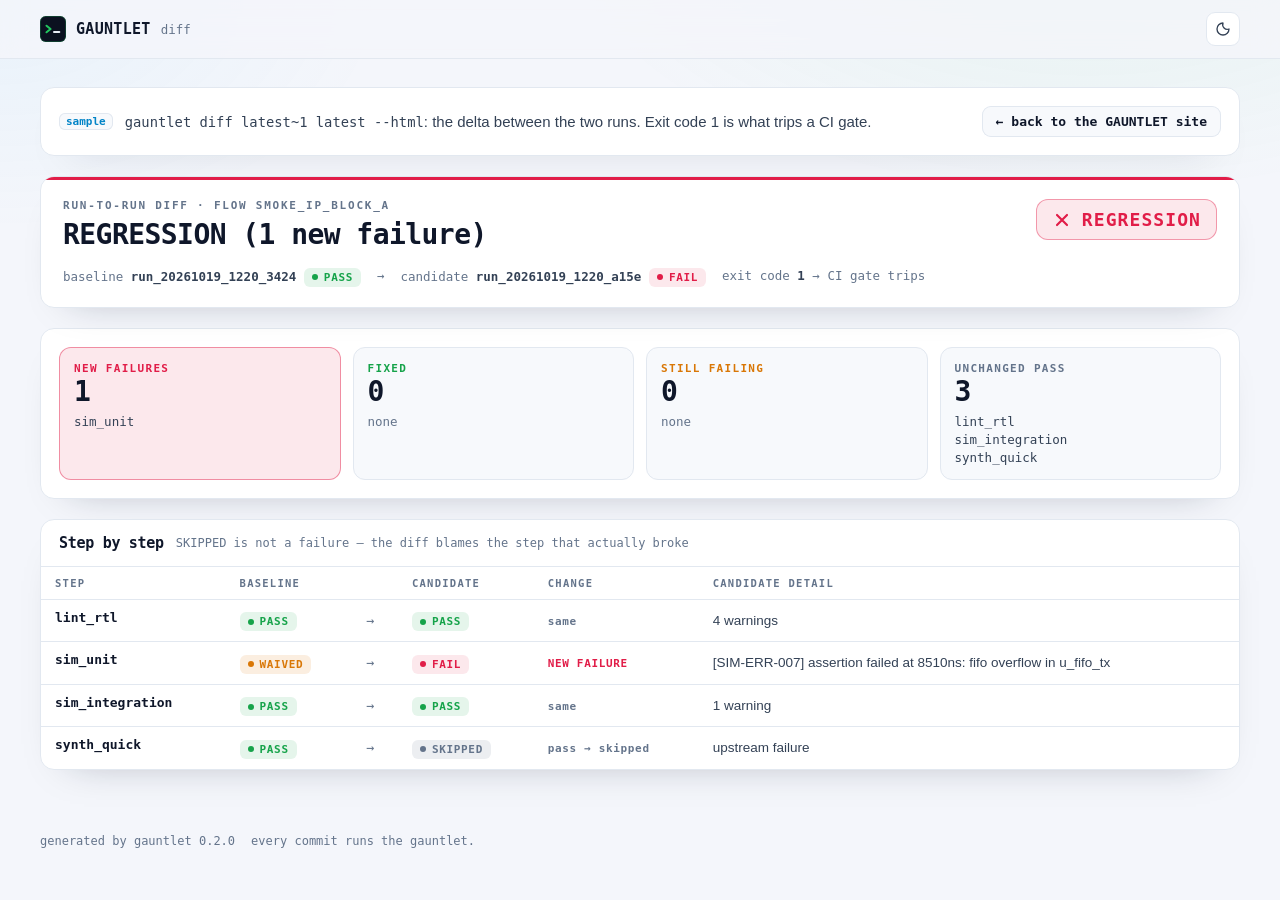
<file: web/demo/diff.html>
<!DOCTYPE html>
<html lang="en">
<head>
<meta name="robots" content="noindex">
<meta charset="utf-8">
<meta name="viewport" content="width=device-width, initial-scale=1">
<meta name="generator" content="gauntlet 0.2.0">
<title>diff run_20261019_1220_3424 → run_20261019_1220_a15e — gauntlet</title>
<script>(function(){try{var t=localStorage.getItem('gauntlet-report-theme');if(t)document.documentElement.setAttribute('data-theme',t);}catch(e){}})();</script>
<style>
:root {
  --bg: #070b14; --bg-2: #0b1120; --surface: #0f1729; --surface-2: #131c30;
  --border: rgba(148,163,184,.15); --border-strong: rgba(148,163,184,.28);
  --text: #e8edf6; --text-2: #aab6c9; --muted: #7d8aa0;
  --green: #22c55e; --amber: #f59e0b; --red: #f43f5e; --purple: #a855f7; --slate: #64748b; --cyan: #38bdf8;
  --green-soft: rgba(34,197,94,.14); --amber-soft: rgba(245,158,11,.15); --red-soft: rgba(244,63,94,.15);
  --purple-soft: rgba(168,85,247,.16); --slate-soft: rgba(100,116,139,.18);
  --shadow: 0 18px 50px -28px rgba(0,0,0,.8);
  --mono: "JetBrains Mono", ui-monospace, "SF Mono", "Cascadia Code", Menlo, Consolas, monospace;
  --sans: -apple-system, BlinkMacSystemFont, "Segoe UI", "IBM Plex Sans", Roboto, "Helvetica Neue", Arial, sans-serif;
  --radius: 14px; --radius-sm: 9px;
  color-scheme: dark;
}
@media (prefers-color-scheme: light) {
  :root:not([data-theme="dark"]) {
    --bg: #f4f6fb; --bg-2: #eef2f8; --surface: #ffffff; --surface-2: #f7f9fc;
    --border: #e2e8f0; --border-strong: #cbd5e1;
    --text: #0f172a; --text-2: #334155; --muted: #64748b;
    --green: #16a34a; --amber: #d97706; --red: #e11d48; --purple: #9333ea; --slate: #64748b; --cyan: #0284c7;
    --green-soft: rgba(22,163,74,.11); --amber-soft: rgba(217,119,6,.12); --red-soft: rgba(225,29,72,.10);
    --purple-soft: rgba(147,51,234,.10); --slate-soft: rgba(100,116,139,.12);
    --shadow: 0 18px 40px -30px rgba(15,23,42,.35);
    color-scheme: light;
  }
}
:root[data-theme="light"] {
  --bg: #f4f6fb; --bg-2: #eef2f8; --surface: #ffffff; --surface-2: #f7f9fc;
  --border: #e2e8f0; --border-strong: #cbd5e1;
  --text: #0f172a; --text-2: #334155; --muted: #64748b;
  --green: #16a34a; --amber: #d97706; --red: #e11d48; --purple: #9333ea; --slate: #64748b; --cyan: #0284c7;
  --green-soft: rgba(22,163,74,.11); --amber-soft: rgba(217,119,6,.12); --red-soft: rgba(225,29,72,.10);
  --purple-soft: rgba(147,51,234,.10); --slate-soft: rgba(100,116,139,.12);
  --shadow: 0 18px 40px -30px rgba(15,23,42,.35);
  color-scheme: light;
}

*, *::before, *::after { box-sizing: border-box; }
html { -webkit-text-size-adjust: 100%; }
body {
  margin: 0; background: var(--bg); color: var(--text-2);
  font: 15px/1.6 var(--sans); -webkit-font-smoothing: antialiased;
}
body::before {
  content: ""; position: fixed; inset: 0; z-index: -1; pointer-events: none;
  background: radial-gradient(900px 480px at 85% -10%, rgba(34,197,94,.08), transparent 60%),
              radial-gradient(700px 420px at 0% 0%, rgba(56,189,248,.06), transparent 55%);
}
a { color: var(--cyan); text-decoration: none; }
a:hover { text-decoration: underline; text-underline-offset: 3px; }
:focus-visible { outline: 2px solid var(--green); outline-offset: 2px; border-radius: 4px; }
code, .mono { font-family: var(--mono); font-size: .92em; }
h1, h2, h3 { font-family: var(--mono); color: var(--text); letter-spacing: -.02em; margin: 0; line-height: 1.2; }
h2 { font-size: 15px; font-weight: 700; }

/* ---------------------------------------------------------------- frame */
.topbar {
  position: sticky; top: 0; z-index: 20; backdrop-filter: blur(12px);
  background: color-mix(in srgb, var(--bg) 82%, transparent);
  border-bottom: 1px solid var(--border);
}
.topbar-in { max-width: 1240px; margin: 0 auto; padding: 0 20px; height: 58px; display: flex; align-items: center; gap: 22px; }
.brand { display: flex; align-items: center; gap: 10px; font: 700 15px var(--mono); color: var(--text); letter-spacing: .02em; }
.brand:hover { text-decoration: none; }
.brand svg { width: 26px; height: 26px; }
.brand small { color: var(--muted); font-weight: 500; letter-spacing: 0; }
.nav { display: flex; gap: 4px; flex-wrap: wrap; }
.nav a { color: var(--text-2); font: 500 13px var(--mono); padding: 6px 10px; border-radius: 8px; }
.nav a:hover { background: var(--surface-2); color: var(--text); text-decoration: none; }
.nav a[aria-current="page"] { color: var(--text); background: var(--surface-2); box-shadow: inset 0 0 0 1px var(--border); }
.spacer { flex: 1; }
.icon-btn {
  display: inline-grid; place-items: center; width: 34px; height: 34px; border-radius: 9px;
  border: 1px solid var(--border); background: var(--surface); color: var(--text-2); cursor: pointer;
}
.icon-btn:hover { color: var(--text); border-color: var(--border-strong); }
.icon-btn svg { width: 16px; height: 16px; }
.live { display: inline-flex; align-items: center; gap: 7px; font: 500 12px var(--mono); color: var(--muted); }
.live i { width: 7px; height: 7px; border-radius: 50%; background: var(--green); box-shadow: 0 0 0 0 var(--green); animation: ping 2s infinite; }
@keyframes ping { 0% { box-shadow: 0 0 0 0 rgba(34,197,94,.55); } 80%, 100% { box-shadow: 0 0 0 8px rgba(34,197,94,0); } }
@media (prefers-reduced-motion: reduce) { .live i { animation: none; } }

main { max-width: 1240px; margin: 0 auto; padding: 28px 20px 64px; display: grid; gap: 20px; }
main > * { min-width: 0; }
.footer { max-width: 1240px; margin: 0 auto; padding: 0 20px 40px; color: var(--muted); font: 12px var(--mono); display: flex; gap: 16px; flex-wrap: wrap; }

/* ---------------------------------------------------------------- cards */
.card { background: var(--surface); border: 1px solid var(--border); border-radius: var(--radius); box-shadow: var(--shadow); min-width: 0; }
.card-h { display: flex; align-items: center; gap: 12px; padding: 14px 18px; border-bottom: 1px solid var(--border); flex-wrap: wrap; }
.card-h .sub { color: var(--muted); font: 12px var(--mono); }
.card-b { padding: 18px; }
.card-b.flush { padding: 0; }
.grid-2 { display: grid; grid-template-columns: minmax(0, 1fr) minmax(0, 1fr); gap: 20px; }
@media (max-width: 960px) { .grid-2 { grid-template-columns: minmax(0, 1fr); } }
.scroll-x { overflow-x: auto; }

/* ----------------------------------------------------------------- hero */
.hero { padding: 22px 22px 20px; display: grid; gap: 16px; position: relative; overflow: hidden; }
.hero::after {
  content: ""; position: absolute; inset: 0 0 auto 0; height: 3px;
  background: var(--accent, var(--green));
}
.hero.v-FAIL { --accent: var(--red); }
.hero.v-PASS { --accent: var(--green); }
.hero-top { display: flex; gap: 18px; align-items: flex-start; flex-wrap: wrap; }
.hero h1 { font-size: clamp(20px, 3.2vw, 28px); font-weight: 800; overflow-wrap: anywhere; }
.hero .eyebrow { font: 600 11px var(--mono); letter-spacing: .16em; text-transform: uppercase; color: var(--muted); margin-bottom: 6px; }
.meta { display: flex; flex-wrap: wrap; gap: 8px 16px; font: 12.5px var(--mono); color: var(--muted); }
.meta b { color: var(--text-2); font-weight: 600; }
.verdict {
  margin-left: auto; display: inline-flex; align-items: center; gap: 10px;
  font: 800 18px var(--mono); letter-spacing: .06em; padding: 10px 16px; border-radius: 12px;
}
.verdict svg { width: 20px; height: 20px; }
.verdict.PASS { color: var(--green); background: var(--green-soft); box-shadow: inset 0 0 0 1px color-mix(in srgb, var(--green) 40%, transparent); }
.verdict.FAIL { color: var(--red); background: var(--red-soft); box-shadow: inset 0 0 0 1px color-mix(in srgb, var(--red) 40%, transparent); }

/* ----------------------------------------------------------------- kpis */
.kpis { display: grid; grid-template-columns: repeat(auto-fit, minmax(150px, 1fr)); gap: 12px; }
.kpi { background: var(--surface-2); border: 1px solid var(--border); border-radius: 11px; padding: 12px 14px; min-width: 0; }
.kpi .l { font: 600 10.5px var(--mono); letter-spacing: .12em; text-transform: uppercase; color: var(--muted); }
.kpi .n { font: 800 24px var(--mono); color: var(--text); margin-top: 4px; letter-spacing: -.02em; }
.kpi .n small { font-size: 13px; font-weight: 600; color: var(--muted); margin-left: 4px; }
.kpi .d { font: 12px var(--mono); color: var(--muted); margin-top: 2px; white-space: nowrap; overflow: hidden; text-overflow: ellipsis; }
.kpi.bad .n { color: var(--red); } .kpi.warn .n { color: var(--amber); } .kpi.good .n { color: var(--green); }

.dist { display: flex; height: 10px; border-radius: 99px; overflow: hidden; background: var(--slate-soft); }
.dist span { display: block; height: 100%; }
.legend { display: flex; flex-wrap: wrap; gap: 6px 14px; margin-top: 10px; font: 12px var(--mono); color: var(--muted); }
.legend i { display: inline-block; width: 9px; height: 9px; border-radius: 3px; margin-right: 6px; vertical-align: -1px; }

/* --------------------------------------------------------------- status */
.st {
  display: inline-flex; align-items: center; gap: 6px; font: 700 11px var(--mono); letter-spacing: .06em;
  padding: 3px 8px; border-radius: 6px; white-space: nowrap;
}
.st::before { content: ""; width: 6px; height: 6px; border-radius: 50%; background: currentColor; }
.st.PASS { color: var(--green); background: var(--green-soft); }
.st.WAIVED { color: var(--amber); background: var(--amber-soft); }
.st.FAIL { color: var(--red); background: var(--red-soft); }
.st.TIMEOUT { color: var(--purple); background: var(--purple-soft); }
.st.SKIPPED { color: var(--slate); background: var(--slate-soft); }
.st.NONE { color: var(--muted); background: transparent; box-shadow: inset 0 0 0 1px var(--border); }
.bg-PASS { background: var(--green); } .bg-WAIVED { background: var(--amber); } .bg-FAIL { background: var(--red); }
.bg-TIMEOUT { background: var(--purple); } .bg-SKIPPED { background: var(--slate); }
.tag { display: inline-flex; align-items: center; gap: 5px; font: 600 11px var(--mono); padding: 2px 7px; border-radius: 6px; color: var(--text-2); background: var(--surface-2); box-shadow: inset 0 0 0 1px var(--border); white-space: nowrap; }
.tag.flaky { color: var(--amber); }
.tag.crit { color: var(--cyan); }

/* --------------------------------------------------------------- tables */
table { width: 100%; border-collapse: collapse; font-size: 13.5px; }
th { text-align: left; font: 600 10.5px var(--mono); letter-spacing: .12em; text-transform: uppercase; color: var(--muted); padding: 10px 14px; border-bottom: 1px solid var(--border); white-space: nowrap; background: var(--surface); position: sticky; top: 0; }
td { padding: 10px 14px; border-bottom: 1px solid var(--border); vertical-align: top; }
tr:last-child td { border-bottom: 0; }
tbody tr:hover td { background: color-mix(in srgb, var(--surface-2) 70%, transparent); }
td.num, th.num { text-align: right; font-family: var(--mono); white-space: nowrap; }
td.step { font: 600 13px var(--mono); color: var(--text); white-space: nowrap; }
td.msg { color: var(--text-2); overflow-wrap: anywhere; }
td.dim, .dim { color: var(--muted); }
tr.waived-row td { opacity: .62; }
tr.waived-row td.msg { text-decoration: line-through; text-decoration-color: color-mix(in srgb, var(--amber) 60%, transparent); }
.sev { font: 700 10.5px var(--mono); letter-spacing: .08em; }
.sev.ERROR { color: var(--red); } .sev.WARNING { color: var(--amber); } .sev.INFO { color: var(--cyan); }

/* -------------------------------------------------------------- filters */
.filters { display: flex; gap: 8px; flex-wrap: wrap; align-items: center; margin-left: auto; }
.chip {
  font: 600 12px var(--mono); color: var(--text-2); background: var(--surface-2); border: 1px solid var(--border);
  border-radius: 99px; padding: 5px 11px; cursor: pointer;
}
.chip:hover { border-color: var(--border-strong); color: var(--text); }
.chip[aria-pressed="true"] { color: var(--text); border-color: var(--green); background: var(--green-soft); }
.chip .c { color: var(--muted); margin-left: 4px; }
.search {
  font: 13px var(--mono); color: var(--text); background: var(--surface-2); border: 1px solid var(--border);
  border-radius: 9px; padding: 6px 10px; min-width: 200px;
}
.search::placeholder { color: var(--muted); }
select.search { min-width: 0; max-width: 100%; }
.btn {
  display: inline-flex; align-items: center; gap: 8px; font: 700 13px var(--mono); color: #04140a;
  background: var(--green); border: 0; border-radius: 9px; padding: 8px 14px; cursor: pointer;
}
.btn:hover { filter: brightness(1.08); text-decoration: none; }
.btn.ghost { background: var(--surface-2); color: var(--text); box-shadow: inset 0 0 0 1px var(--border); }

/* ---------------------------------------------------------------- empty */
.empty { padding: 34px 18px; text-align: center; color: var(--muted); font: 13px var(--mono); }
.empty b { display: block; color: var(--text); font-size: 15px; margin-bottom: 6px; }

/* ----------------------------------------------------------------- svgs */
svg.chart { display: block; width: 100%; height: auto; font-family: var(--mono); }
svg.chart text { fill: var(--text-2); }
svg .axis { stroke: var(--border-strong); }
svg .grid { stroke: var(--border); stroke-dasharray: 3 4; }
svg .tick { fill: var(--muted); font-size: 10.5px; }
svg .lbl { fill: var(--text); font-size: 12px; font-weight: 600; }
svg .node rect.box { fill: var(--surface-2); stroke: var(--border-strong); stroke-width: 1.2; }
svg .node .name { fill: var(--text); font-size: 12.5px; font-weight: 700; }
svg .node .stat { font-size: 10px; font-weight: 700; letter-spacing: .08em; }
svg .edge { fill: none; stroke: var(--border-strong); stroke-width: 1.6; }
svg .edge.crit { stroke: var(--cyan); stroke-width: 2.2; }
svg .s-PASS { fill: var(--green); stroke: var(--green); }
svg .s-WAIVED { fill: var(--amber); stroke: var(--amber); }
svg .s-FAIL { fill: var(--red); stroke: var(--red); }
svg .s-TIMEOUT { fill: var(--purple); stroke: var(--purple); }
svg .s-SKIPPED { fill: var(--slate); stroke: var(--slate); }
svg .bar { stroke-width: 0; }
svg .bar-skip { fill: none; stroke: var(--slate); stroke-dasharray: 4 4; stroke-width: 1.2; }
svg .trend-bar { stroke-width: 0; }
svg a:hover .trend-bar { opacity: .75; }

/* ------------------------------------------------------------ diff page */
.buckets { display: grid; grid-template-columns: repeat(auto-fit, minmax(210px, 1fr)); gap: 12px; }
.bucket { border-radius: 12px; padding: 14px; border: 1px solid var(--border); background: var(--surface-2); min-width: 0; }
.bucket .l { font: 700 11px var(--mono); letter-spacing: .12em; text-transform: uppercase; }
.bucket .n { font: 800 28px var(--mono); color: var(--text); }
.bucket ul { list-style: none; padding: 0; margin: 6px 0 0; font: 12.5px var(--mono); display: grid; gap: 3px; }
.bucket.new { border-color: color-mix(in srgb, var(--red) 45%, transparent); background: var(--red-soft); } .bucket.new .l { color: var(--red); }
.bucket.fixed .l { color: var(--green); } .bucket.still .l { color: var(--amber); } .bucket.same .l { color: var(--muted); }
.arrow { color: var(--muted); font-family: var(--mono); }
.change { font: 700 11px var(--mono); letter-spacing: .06em; }
.change.new { color: var(--red); } .change.fixed { color: var(--green); } .change.still { color: var(--amber); } .change.same { color: var(--muted); }

/* ------------------------------------------------------------ stats */
.strip { display: inline-flex; gap: 3px; vertical-align: middle; }
.strip i { width: 11px; height: 18px; border-radius: 3px; display: block; }
.strip i.none { background: transparent; box-shadow: inset 0 0 0 1px var(--border); }
.rate { display: inline-flex; align-items: center; gap: 8px; font: 12.5px var(--mono); }
.rate .track { width: 70px; height: 6px; border-radius: 99px; background: var(--slate-soft); overflow: hidden; }
.rate .fill { display: block; height: 100%; background: var(--green); border-radius: 99px; }
.rate .fill.mid { background: var(--amber); } .rate .fill.low { background: var(--red); }
.verdict-tag { font: 700 11px var(--mono); padding: 3px 8px; border-radius: 6px; }
.verdict-tag.stable { color: var(--green); background: var(--green-soft); }
.verdict-tag.flaky { color: var(--amber); background: var(--amber-soft); }
.verdict-tag.failing { color: var(--red); background: var(--red-soft); }
.verdict-tag.recovered { color: var(--cyan); background: color-mix(in srgb, var(--cyan) 14%, transparent); }
.verdict-tag.never { color: var(--muted); background: var(--slate-soft); }

/* -------------------------------------------------------------- log view */
.log { font: 12.5px/1.65 var(--mono); counter-reset: none; overflow-x: auto; }
.log .ln { display: grid; grid-template-columns: 64px minmax(0, 1fr); }
.log .ln a.no { color: var(--muted); text-align: right; padding-right: 14px; user-select: none; border-right: 1px solid var(--border); }
.log .ln code { padding: 0 14px; white-space: pre; color: var(--text-2); font-size: 12.5px; }
.log .ln.hit-ERROR { background: var(--red-soft); } .log .ln.hit-ERROR code { color: var(--text); }
.log .ln.hit-WARNING { background: var(--amber-soft); }
.log .ln.hit-waived { background: color-mix(in srgb, var(--amber) 8%, transparent); }
.log .ln:target { outline: 1px solid var(--cyan); outline-offset: -1px; }

table.nowrap td { white-space: nowrap; }
.scroll-x > table { min-width: 720px; }
@media (max-width: 640px) {
  .topbar-in { height: auto; padding: 10px 16px; flex-wrap: wrap; gap: 10px; }
  .topbar-in .nav { order: 5; width: 100%; flex-wrap: nowrap; overflow-x: auto; }
  main { padding: 18px 16px 48px; }
  .verdict { margin-left: 0; }
  .search { min-width: 0; width: 100%; }
  th, td { padding: 9px 10px; }
}
@media print {
  .topbar, .filters, .icon-btn { display: none !important; }
  body { background: #fff; }
  .card { box-shadow: none; break-inside: avoid; }
}
</style>
</head>
<body>
<header class="topbar"><div class="topbar-in">
  <span class="brand"><svg viewBox="0 0 64 64" aria-hidden="true"><rect width="64" height="64" rx="14" fill="#0b1120"/><rect x="1" y="1" width="62" height="62" rx="13" fill="none" stroke="#22c55e" stroke-opacity=".45" stroke-width="1.5"/><path d="M16 24 L26 32 L16 40" fill="none" stroke="#22c55e" stroke-width="5" stroke-linecap="round" stroke-linejoin="round"/><rect x="32" y="37" width="18" height="5" rx="2.5" fill="#e8edf6"/></svg>GAUNTLET <small>diff</small></span>
  <nav class="nav" aria-label="Sections"></nav>
  <span class="spacer"></span>
  
  <button class="icon-btn" id="themeToggle" type="button" aria-label="Toggle light or dark theme"><svg viewBox="0 0 24 24" fill="none" stroke="currentColor" stroke-width="2" stroke-linecap="round" stroke-linejoin="round" aria-hidden="true"><path d="M12 3a9 9 0 1 0 9 9 7 7 0 0 1-9-9z"/></svg></button>
</div></header>
<main>
<section class="card card-b" style="display:flex;gap:12px;align-items:center;flex-wrap:wrap"><span class="tag crit">sample</span><span style="flex:1;min-width:220px"><code>gauntlet diff latest~1 latest --html</code>: the delta between the two runs. Exit code 1 is what trips a CI gate.</span><a class="btn ghost" href="/">← back to the GAUNTLET site</a></section>
<section class="card hero v-FAIL">
  <div class="hero-top">
    <div style="min-width:0"><div class="eyebrow">Run-to-run diff · flow smoke_ip_block_a</div>
    <h1>REGRESSION (1 new failure)</h1></div>
    <div class="verdict FAIL" role="status"><svg viewBox="0 0 24 24" fill="none" stroke="currentColor" stroke-width="2.6" stroke-linecap="round" stroke-linejoin="round" aria-hidden="true"><path d="M18 6 6 18M6 6l12 12"/></svg>REGRESSION</div>
  </div>
  <div class="meta">
    <span>baseline <a href="report-clean.html"><b>run_20261019_1220_3424</b></a> <span class="st PASS">PASS</span></span>
    <span class="arrow">→</span>
    <span>candidate <a href="report.html"><b>run_20261019_1220_a15e</b></a> <span class="st FAIL">FAIL</span></span>
    <span>exit code <b>1</b> → CI gate trips</span>
  </div>
</section><section class="card card-b"><div class="buckets"><div class="bucket new"><div class="l">New failures</div><div class="n">1</div><ul><li>sim_unit</li></ul></div><div class="bucket fixed"><div class="l">Fixed</div><div class="n">0</div><ul><li class="dim">none</li></ul></div><div class="bucket still"><div class="l">Still failing</div><div class="n">0</div><ul><li class="dim">none</li></ul></div><div class="bucket same"><div class="l">Unchanged pass</div><div class="n">3</div><ul><li>lint_rtl</li><li>sim_integration</li><li>synth_quick</li></ul></div></div></section>
<section class="card"><div class="card-h"><h2>Step by step</h2><span class="sub">SKIPPED is not a failure — the diff blames the step that actually broke</span></div>
  <div class="card-b flush scroll-x"><table>
    <thead><tr><th>Step</th><th>Baseline</th><th></th><th>Candidate</th><th>Change</th><th>Candidate detail</th></tr></thead>
    <tbody><tr><td class="step">lint_rtl</td><td><span class="st PASS">PASS</span></td><td class="arrow">→</td><td><span class="st PASS">PASS</span></td><td><span class="change same">same</span></td><td class="msg">4 warnings</td></tr><tr><td class="step">sim_unit</td><td><span class="st WAIVED">WAIVED</span></td><td class="arrow">→</td><td><span class="st FAIL">FAIL</span></td><td><span class="change new">NEW FAILURE</span></td><td class="msg">[SIM-ERR-007] assertion failed at 8510ns: fifo overflow in u_fifo_tx</td></tr><tr><td class="step">sim_integration</td><td><span class="st PASS">PASS</span></td><td class="arrow">→</td><td><span class="st PASS">PASS</span></td><td><span class="change same">same</span></td><td class="msg">1 warning</td></tr><tr><td class="step">synth_quick</td><td><span class="st PASS">PASS</span></td><td class="arrow">→</td><td><span class="st SKIPPED">SKIPPED</span></td><td><span class="change same">pass → skipped</span></td><td class="msg">upstream failure</td></tr></tbody></table></div></section>
</main>
<footer class="footer"><span>generated by gauntlet 0.2.0</span><span>every commit runs the gauntlet.</span></footer>
<script>
(function(){
  var b=document.getElementById('themeToggle'); if(!b) return;
  b.addEventListener('click',function(){
    var r=document.documentElement, cur=r.getAttribute('data-theme');
    if(!cur){cur=window.matchMedia('(prefers-color-scheme: light)').matches?'light':'dark';}
    var next=cur==='light'?'dark':'light'; r.setAttribute('data-theme',next);
    try{localStorage.setItem('gauntlet-report-theme',next);}catch(e){}
  });
})();
</script>
</body>
</html>
</file>
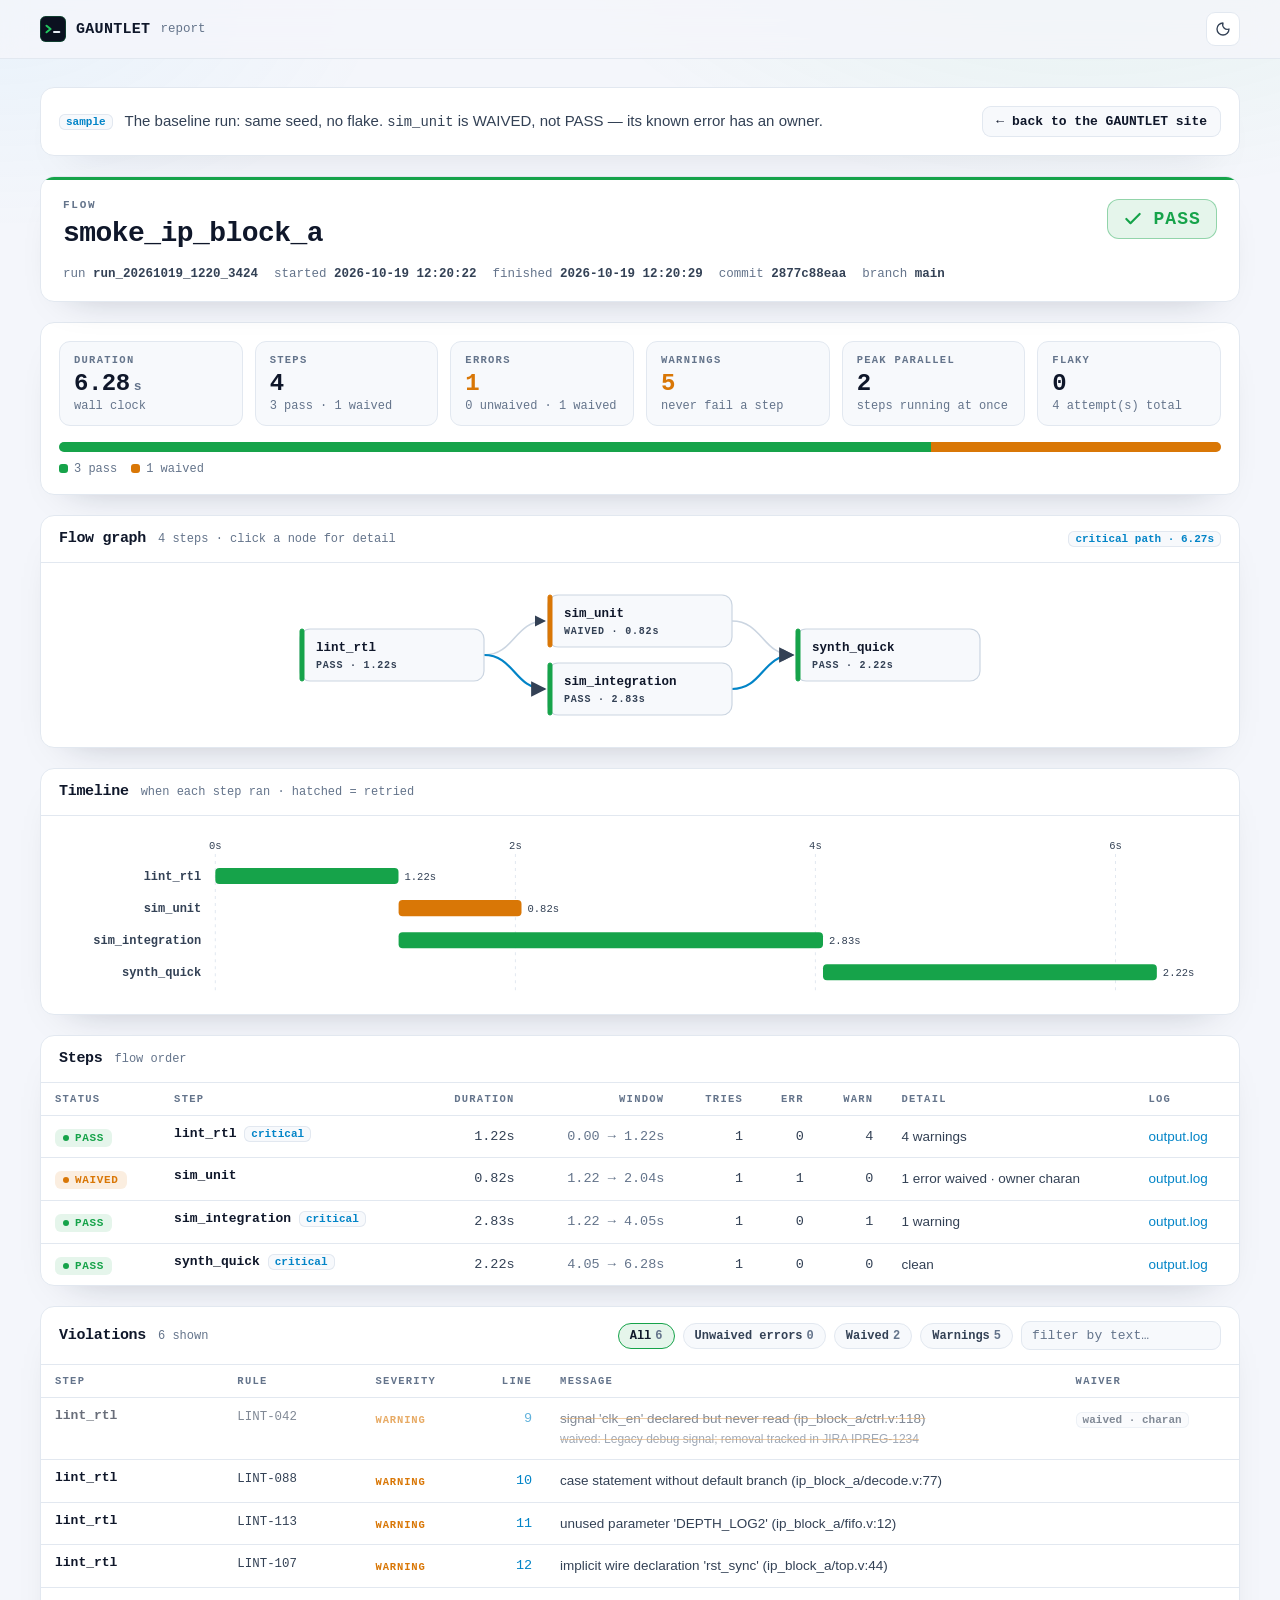
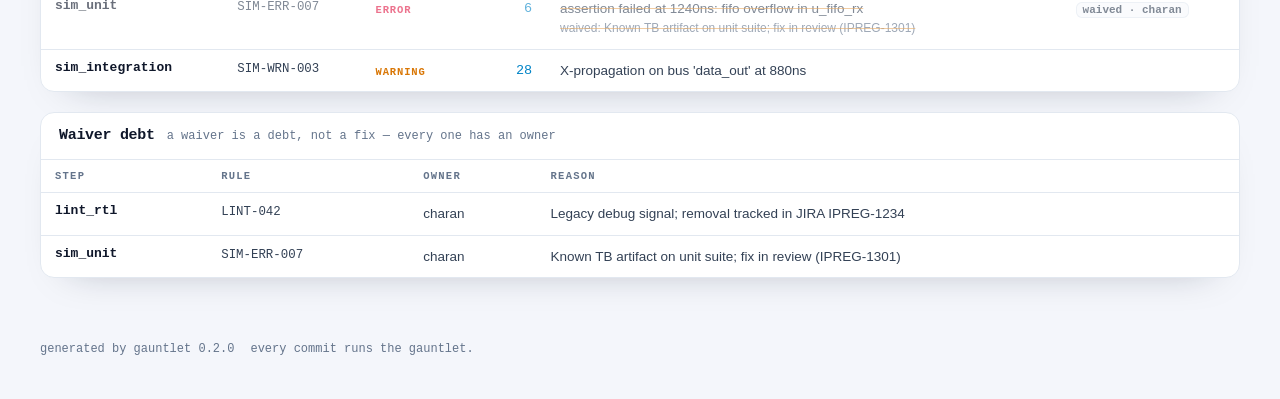
<file: web/demo/report-clean.html>
<!DOCTYPE html>
<html lang="en">
<head>
<meta name="robots" content="noindex">
<meta charset="utf-8">
<meta name="viewport" content="width=device-width, initial-scale=1">
<meta name="generator" content="gauntlet 0.2.0">
<title>PASS · smoke_ip_block_a · run_20261019_1220_3424 — gauntlet</title>
<script>(function(){try{var t=localStorage.getItem('gauntlet-report-theme');if(t)document.documentElement.setAttribute('data-theme',t);}catch(e){}})();</script>
<style>
:root {
  --bg: #070b14; --bg-2: #0b1120; --surface: #0f1729; --surface-2: #131c30;
  --border: rgba(148,163,184,.15); --border-strong: rgba(148,163,184,.28);
  --text: #e8edf6; --text-2: #aab6c9; --muted: #7d8aa0;
  --green: #22c55e; --amber: #f59e0b; --red: #f43f5e; --purple: #a855f7; --slate: #64748b; --cyan: #38bdf8;
  --green-soft: rgba(34,197,94,.14); --amber-soft: rgba(245,158,11,.15); --red-soft: rgba(244,63,94,.15);
  --purple-soft: rgba(168,85,247,.16); --slate-soft: rgba(100,116,139,.18);
  --shadow: 0 18px 50px -28px rgba(0,0,0,.8);
  --mono: "JetBrains Mono", ui-monospace, "SF Mono", "Cascadia Code", Menlo, Consolas, monospace;
  --sans: -apple-system, BlinkMacSystemFont, "Segoe UI", "IBM Plex Sans", Roboto, "Helvetica Neue", Arial, sans-serif;
  --radius: 14px; --radius-sm: 9px;
  color-scheme: dark;
}
@media (prefers-color-scheme: light) {
  :root:not([data-theme="dark"]) {
    --bg: #f4f6fb; --bg-2: #eef2f8; --surface: #ffffff; --surface-2: #f7f9fc;
    --border: #e2e8f0; --border-strong: #cbd5e1;
    --text: #0f172a; --text-2: #334155; --muted: #64748b;
    --green: #16a34a; --amber: #d97706; --red: #e11d48; --purple: #9333ea; --slate: #64748b; --cyan: #0284c7;
    --green-soft: rgba(22,163,74,.11); --amber-soft: rgba(217,119,6,.12); --red-soft: rgba(225,29,72,.10);
    --purple-soft: rgba(147,51,234,.10); --slate-soft: rgba(100,116,139,.12);
    --shadow: 0 18px 40px -30px rgba(15,23,42,.35);
    color-scheme: light;
  }
}
:root[data-theme="light"] {
  --bg: #f4f6fb; --bg-2: #eef2f8; --surface: #ffffff; --surface-2: #f7f9fc;
  --border: #e2e8f0; --border-strong: #cbd5e1;
  --text: #0f172a; --text-2: #334155; --muted: #64748b;
  --green: #16a34a; --amber: #d97706; --red: #e11d48; --purple: #9333ea; --slate: #64748b; --cyan: #0284c7;
  --green-soft: rgba(22,163,74,.11); --amber-soft: rgba(217,119,6,.12); --red-soft: rgba(225,29,72,.10);
  --purple-soft: rgba(147,51,234,.10); --slate-soft: rgba(100,116,139,.12);
  --shadow: 0 18px 40px -30px rgba(15,23,42,.35);
  color-scheme: light;
}

*, *::before, *::after { box-sizing: border-box; }
html { -webkit-text-size-adjust: 100%; }
body {
  margin: 0; background: var(--bg); color: var(--text-2);
  font: 15px/1.6 var(--sans); -webkit-font-smoothing: antialiased;
}
body::before {
  content: ""; position: fixed; inset: 0; z-index: -1; pointer-events: none;
  background: radial-gradient(900px 480px at 85% -10%, rgba(34,197,94,.08), transparent 60%),
              radial-gradient(700px 420px at 0% 0%, rgba(56,189,248,.06), transparent 55%);
}
a { color: var(--cyan); text-decoration: none; }
a:hover { text-decoration: underline; text-underline-offset: 3px; }
:focus-visible { outline: 2px solid var(--green); outline-offset: 2px; border-radius: 4px; }
code, .mono { font-family: var(--mono); font-size: .92em; }
h1, h2, h3 { font-family: var(--mono); color: var(--text); letter-spacing: -.02em; margin: 0; line-height: 1.2; }
h2 { font-size: 15px; font-weight: 700; }

/* ---------------------------------------------------------------- frame */
.topbar {
  position: sticky; top: 0; z-index: 20; backdrop-filter: blur(12px);
  background: color-mix(in srgb, var(--bg) 82%, transparent);
  border-bottom: 1px solid var(--border);
}
.topbar-in { max-width: 1240px; margin: 0 auto; padding: 0 20px; height: 58px; display: flex; align-items: center; gap: 22px; }
.brand { display: flex; align-items: center; gap: 10px; font: 700 15px var(--mono); color: var(--text); letter-spacing: .02em; }
.brand:hover { text-decoration: none; }
.brand svg { width: 26px; height: 26px; }
.brand small { color: var(--muted); font-weight: 500; letter-spacing: 0; }
.nav { display: flex; gap: 4px; flex-wrap: wrap; }
.nav a { color: var(--text-2); font: 500 13px var(--mono); padding: 6px 10px; border-radius: 8px; }
.nav a:hover { background: var(--surface-2); color: var(--text); text-decoration: none; }
.nav a[aria-current="page"] { color: var(--text); background: var(--surface-2); box-shadow: inset 0 0 0 1px var(--border); }
.spacer { flex: 1; }
.icon-btn {
  display: inline-grid; place-items: center; width: 34px; height: 34px; border-radius: 9px;
  border: 1px solid var(--border); background: var(--surface); color: var(--text-2); cursor: pointer;
}
.icon-btn:hover { color: var(--text); border-color: var(--border-strong); }
.icon-btn svg { width: 16px; height: 16px; }
.live { display: inline-flex; align-items: center; gap: 7px; font: 500 12px var(--mono); color: var(--muted); }
.live i { width: 7px; height: 7px; border-radius: 50%; background: var(--green); box-shadow: 0 0 0 0 var(--green); animation: ping 2s infinite; }
@keyframes ping { 0% { box-shadow: 0 0 0 0 rgba(34,197,94,.55); } 80%, 100% { box-shadow: 0 0 0 8px rgba(34,197,94,0); } }
@media (prefers-reduced-motion: reduce) { .live i { animation: none; } }

main { max-width: 1240px; margin: 0 auto; padding: 28px 20px 64px; display: grid; gap: 20px; }
main > * { min-width: 0; }
.footer { max-width: 1240px; margin: 0 auto; padding: 0 20px 40px; color: var(--muted); font: 12px var(--mono); display: flex; gap: 16px; flex-wrap: wrap; }

/* ---------------------------------------------------------------- cards */
.card { background: var(--surface); border: 1px solid var(--border); border-radius: var(--radius); box-shadow: var(--shadow); min-width: 0; }
.card-h { display: flex; align-items: center; gap: 12px; padding: 14px 18px; border-bottom: 1px solid var(--border); flex-wrap: wrap; }
.card-h .sub { color: var(--muted); font: 12px var(--mono); }
.card-b { padding: 18px; }
.card-b.flush { padding: 0; }
.grid-2 { display: grid; grid-template-columns: minmax(0, 1fr) minmax(0, 1fr); gap: 20px; }
@media (max-width: 960px) { .grid-2 { grid-template-columns: minmax(0, 1fr); } }
.scroll-x { overflow-x: auto; }

/* ----------------------------------------------------------------- hero */
.hero { padding: 22px 22px 20px; display: grid; gap: 16px; position: relative; overflow: hidden; }
.hero::after {
  content: ""; position: absolute; inset: 0 0 auto 0; height: 3px;
  background: var(--accent, var(--green));
}
.hero.v-FAIL { --accent: var(--red); }
.hero.v-PASS { --accent: var(--green); }
.hero-top { display: flex; gap: 18px; align-items: flex-start; flex-wrap: wrap; }
.hero h1 { font-size: clamp(20px, 3.2vw, 28px); font-weight: 800; overflow-wrap: anywhere; }
.hero .eyebrow { font: 600 11px var(--mono); letter-spacing: .16em; text-transform: uppercase; color: var(--muted); margin-bottom: 6px; }
.meta { display: flex; flex-wrap: wrap; gap: 8px 16px; font: 12.5px var(--mono); color: var(--muted); }
.meta b { color: var(--text-2); font-weight: 600; }
.verdict {
  margin-left: auto; display: inline-flex; align-items: center; gap: 10px;
  font: 800 18px var(--mono); letter-spacing: .06em; padding: 10px 16px; border-radius: 12px;
}
.verdict svg { width: 20px; height: 20px; }
.verdict.PASS { color: var(--green); background: var(--green-soft); box-shadow: inset 0 0 0 1px color-mix(in srgb, var(--green) 40%, transparent); }
.verdict.FAIL { color: var(--red); background: var(--red-soft); box-shadow: inset 0 0 0 1px color-mix(in srgb, var(--red) 40%, transparent); }

/* ----------------------------------------------------------------- kpis */
.kpis { display: grid; grid-template-columns: repeat(auto-fit, minmax(150px, 1fr)); gap: 12px; }
.kpi { background: var(--surface-2); border: 1px solid var(--border); border-radius: 11px; padding: 12px 14px; min-width: 0; }
.kpi .l { font: 600 10.5px var(--mono); letter-spacing: .12em; text-transform: uppercase; color: var(--muted); }
.kpi .n { font: 800 24px var(--mono); color: var(--text); margin-top: 4px; letter-spacing: -.02em; }
.kpi .n small { font-size: 13px; font-weight: 600; color: var(--muted); margin-left: 4px; }
.kpi .d { font: 12px var(--mono); color: var(--muted); margin-top: 2px; white-space: nowrap; overflow: hidden; text-overflow: ellipsis; }
.kpi.bad .n { color: var(--red); } .kpi.warn .n { color: var(--amber); } .kpi.good .n { color: var(--green); }

.dist { display: flex; height: 10px; border-radius: 99px; overflow: hidden; background: var(--slate-soft); }
.dist span { display: block; height: 100%; }
.legend { display: flex; flex-wrap: wrap; gap: 6px 14px; margin-top: 10px; font: 12px var(--mono); color: var(--muted); }
.legend i { display: inline-block; width: 9px; height: 9px; border-radius: 3px; margin-right: 6px; vertical-align: -1px; }

/* --------------------------------------------------------------- status */
.st {
  display: inline-flex; align-items: center; gap: 6px; font: 700 11px var(--mono); letter-spacing: .06em;
  padding: 3px 8px; border-radius: 6px; white-space: nowrap;
}
.st::before { content: ""; width: 6px; height: 6px; border-radius: 50%; background: currentColor; }
.st.PASS { color: var(--green); background: var(--green-soft); }
.st.WAIVED { color: var(--amber); background: var(--amber-soft); }
.st.FAIL { color: var(--red); background: var(--red-soft); }
.st.TIMEOUT { color: var(--purple); background: var(--purple-soft); }
.st.SKIPPED { color: var(--slate); background: var(--slate-soft); }
.st.NONE { color: var(--muted); background: transparent; box-shadow: inset 0 0 0 1px var(--border); }
.bg-PASS { background: var(--green); } .bg-WAIVED { background: var(--amber); } .bg-FAIL { background: var(--red); }
.bg-TIMEOUT { background: var(--purple); } .bg-SKIPPED { background: var(--slate); }
.tag { display: inline-flex; align-items: center; gap: 5px; font: 600 11px var(--mono); padding: 2px 7px; border-radius: 6px; color: var(--text-2); background: var(--surface-2); box-shadow: inset 0 0 0 1px var(--border); white-space: nowrap; }
.tag.flaky { color: var(--amber); }
.tag.crit { color: var(--cyan); }

/* --------------------------------------------------------------- tables */
table { width: 100%; border-collapse: collapse; font-size: 13.5px; }
th { text-align: left; font: 600 10.5px var(--mono); letter-spacing: .12em; text-transform: uppercase; color: var(--muted); padding: 10px 14px; border-bottom: 1px solid var(--border); white-space: nowrap; background: var(--surface); position: sticky; top: 0; }
td { padding: 10px 14px; border-bottom: 1px solid var(--border); vertical-align: top; }
tr:last-child td { border-bottom: 0; }
tbody tr:hover td { background: color-mix(in srgb, var(--surface-2) 70%, transparent); }
td.num, th.num { text-align: right; font-family: var(--mono); white-space: nowrap; }
td.step { font: 600 13px var(--mono); color: var(--text); white-space: nowrap; }
td.msg { color: var(--text-2); overflow-wrap: anywhere; }
td.dim, .dim { color: var(--muted); }
tr.waived-row td { opacity: .62; }
tr.waived-row td.msg { text-decoration: line-through; text-decoration-color: color-mix(in srgb, var(--amber) 60%, transparent); }
.sev { font: 700 10.5px var(--mono); letter-spacing: .08em; }
.sev.ERROR { color: var(--red); } .sev.WARNING { color: var(--amber); } .sev.INFO { color: var(--cyan); }

/* -------------------------------------------------------------- filters */
.filters { display: flex; gap: 8px; flex-wrap: wrap; align-items: center; margin-left: auto; }
.chip {
  font: 600 12px var(--mono); color: var(--text-2); background: var(--surface-2); border: 1px solid var(--border);
  border-radius: 99px; padding: 5px 11px; cursor: pointer;
}
.chip:hover { border-color: var(--border-strong); color: var(--text); }
.chip[aria-pressed="true"] { color: var(--text); border-color: var(--green); background: var(--green-soft); }
.chip .c { color: var(--muted); margin-left: 4px; }
.search {
  font: 13px var(--mono); color: var(--text); background: var(--surface-2); border: 1px solid var(--border);
  border-radius: 9px; padding: 6px 10px; min-width: 200px;
}
.search::placeholder { color: var(--muted); }
select.search { min-width: 0; max-width: 100%; }
.btn {
  display: inline-flex; align-items: center; gap: 8px; font: 700 13px var(--mono); color: #04140a;
  background: var(--green); border: 0; border-radius: 9px; padding: 8px 14px; cursor: pointer;
}
.btn:hover { filter: brightness(1.08); text-decoration: none; }
.btn.ghost { background: var(--surface-2); color: var(--text); box-shadow: inset 0 0 0 1px var(--border); }

/* ---------------------------------------------------------------- empty */
.empty { padding: 34px 18px; text-align: center; color: var(--muted); font: 13px var(--mono); }
.empty b { display: block; color: var(--text); font-size: 15px; margin-bottom: 6px; }

/* ----------------------------------------------------------------- svgs */
svg.chart { display: block; width: 100%; height: auto; font-family: var(--mono); }
svg.chart text { fill: var(--text-2); }
svg .axis { stroke: var(--border-strong); }
svg .grid { stroke: var(--border); stroke-dasharray: 3 4; }
svg .tick { fill: var(--muted); font-size: 10.5px; }
svg .lbl { fill: var(--text); font-size: 12px; font-weight: 600; }
svg .node rect.box { fill: var(--surface-2); stroke: var(--border-strong); stroke-width: 1.2; }
svg .node .name { fill: var(--text); font-size: 12.5px; font-weight: 700; }
svg .node .stat { font-size: 10px; font-weight: 700; letter-spacing: .08em; }
svg .edge { fill: none; stroke: var(--border-strong); stroke-width: 1.6; }
svg .edge.crit { stroke: var(--cyan); stroke-width: 2.2; }
svg .s-PASS { fill: var(--green); stroke: var(--green); }
svg .s-WAIVED { fill: var(--amber); stroke: var(--amber); }
svg .s-FAIL { fill: var(--red); stroke: var(--red); }
svg .s-TIMEOUT { fill: var(--purple); stroke: var(--purple); }
svg .s-SKIPPED { fill: var(--slate); stroke: var(--slate); }
svg .bar { stroke-width: 0; }
svg .bar-skip { fill: none; stroke: var(--slate); stroke-dasharray: 4 4; stroke-width: 1.2; }
svg .trend-bar { stroke-width: 0; }
svg a:hover .trend-bar { opacity: .75; }

/* ------------------------------------------------------------ diff page */
.buckets { display: grid; grid-template-columns: repeat(auto-fit, minmax(210px, 1fr)); gap: 12px; }
.bucket { border-radius: 12px; padding: 14px; border: 1px solid var(--border); background: var(--surface-2); min-width: 0; }
.bucket .l { font: 700 11px var(--mono); letter-spacing: .12em; text-transform: uppercase; }
.bucket .n { font: 800 28px var(--mono); color: var(--text); }
.bucket ul { list-style: none; padding: 0; margin: 6px 0 0; font: 12.5px var(--mono); display: grid; gap: 3px; }
.bucket.new { border-color: color-mix(in srgb, var(--red) 45%, transparent); background: var(--red-soft); } .bucket.new .l { color: var(--red); }
.bucket.fixed .l { color: var(--green); } .bucket.still .l { color: var(--amber); } .bucket.same .l { color: var(--muted); }
.arrow { color: var(--muted); font-family: var(--mono); }
.change { font: 700 11px var(--mono); letter-spacing: .06em; }
.change.new { color: var(--red); } .change.fixed { color: var(--green); } .change.still { color: var(--amber); } .change.same { color: var(--muted); }

/* ------------------------------------------------------------ stats */
.strip { display: inline-flex; gap: 3px; vertical-align: middle; }
.strip i { width: 11px; height: 18px; border-radius: 3px; display: block; }
.strip i.none { background: transparent; box-shadow: inset 0 0 0 1px var(--border); }
.rate { display: inline-flex; align-items: center; gap: 8px; font: 12.5px var(--mono); }
.rate .track { width: 70px; height: 6px; border-radius: 99px; background: var(--slate-soft); overflow: hidden; }
.rate .fill { display: block; height: 100%; background: var(--green); border-radius: 99px; }
.rate .fill.mid { background: var(--amber); } .rate .fill.low { background: var(--red); }
.verdict-tag { font: 700 11px var(--mono); padding: 3px 8px; border-radius: 6px; }
.verdict-tag.stable { color: var(--green); background: var(--green-soft); }
.verdict-tag.flaky { color: var(--amber); background: var(--amber-soft); }
.verdict-tag.failing { color: var(--red); background: var(--red-soft); }
.verdict-tag.recovered { color: var(--cyan); background: color-mix(in srgb, var(--cyan) 14%, transparent); }
.verdict-tag.never { color: var(--muted); background: var(--slate-soft); }

/* -------------------------------------------------------------- log view */
.log { font: 12.5px/1.65 var(--mono); counter-reset: none; overflow-x: auto; }
.log .ln { display: grid; grid-template-columns: 64px minmax(0, 1fr); }
.log .ln a.no { color: var(--muted); text-align: right; padding-right: 14px; user-select: none; border-right: 1px solid var(--border); }
.log .ln code { padding: 0 14px; white-space: pre; color: var(--text-2); font-size: 12.5px; }
.log .ln.hit-ERROR { background: var(--red-soft); } .log .ln.hit-ERROR code { color: var(--text); }
.log .ln.hit-WARNING { background: var(--amber-soft); }
.log .ln.hit-waived { background: color-mix(in srgb, var(--amber) 8%, transparent); }
.log .ln:target { outline: 1px solid var(--cyan); outline-offset: -1px; }

table.nowrap td { white-space: nowrap; }
.scroll-x > table { min-width: 720px; }
@media (max-width: 640px) {
  .topbar-in { height: auto; padding: 10px 16px; flex-wrap: wrap; gap: 10px; }
  .topbar-in .nav { order: 5; width: 100%; flex-wrap: nowrap; overflow-x: auto; }
  main { padding: 18px 16px 48px; }
  .verdict { margin-left: 0; }
  .search { min-width: 0; width: 100%; }
  th, td { padding: 9px 10px; }
}
@media print {
  .topbar, .filters, .icon-btn { display: none !important; }
  body { background: #fff; }
  .card { box-shadow: none; break-inside: avoid; }
}
</style>
</head>
<body>
<header class="topbar"><div class="topbar-in">
  <span class="brand"><svg viewBox="0 0 64 64" aria-hidden="true"><rect width="64" height="64" rx="14" fill="#0b1120"/><rect x="1" y="1" width="62" height="62" rx="13" fill="none" stroke="#22c55e" stroke-opacity=".45" stroke-width="1.5"/><path d="M16 24 L26 32 L16 40" fill="none" stroke="#22c55e" stroke-width="5" stroke-linecap="round" stroke-linejoin="round"/><rect x="32" y="37" width="18" height="5" rx="2.5" fill="#e8edf6"/></svg>GAUNTLET <small>report</small></span>
  <nav class="nav" aria-label="Sections"></nav>
  <span class="spacer"></span>
  
  <button class="icon-btn" id="themeToggle" type="button" aria-label="Toggle light or dark theme"><svg viewBox="0 0 24 24" fill="none" stroke="currentColor" stroke-width="2" stroke-linecap="round" stroke-linejoin="round" aria-hidden="true"><path d="M12 3a9 9 0 1 0 9 9 7 7 0 0 1-9-9z"/></svg></button>
</div></header>
<main>
<section class="card card-b" style="display:flex;gap:12px;align-items:center;flex-wrap:wrap"><span class="tag crit">sample</span><span style="flex:1;min-width:220px">The baseline run: same seed, no flake. <code>sim_unit</code> is WAIVED, not PASS — its known error has an owner.</span><a class="btn ghost" href="/">← back to the GAUNTLET site</a></section>
<section class="card hero v-PASS" aria-label="Run summary">
  <div class="hero-top">
    <div style="min-width:0">
      <div class="eyebrow">Flow</div>
      <h1>smoke_ip_block_a</h1>
    </div>
    <div class="verdict PASS" role="status"><svg viewBox="0 0 24 24" fill="none" stroke="currentColor" stroke-width="2.6" stroke-linecap="round" stroke-linejoin="round" aria-hidden="true"><path d="M20 6 9 17l-5-5"/></svg>PASS</div>
  </div>
  <div class="meta">
    <span>run <b>run_20261019_1220_3424</b></span>
    <span>started <b>2026-10-19 12:20:22</b></span>
    <span>finished <b>2026-10-19 12:20:29</b></span>
    <span>commit <b>2877c88eaa</b></span><span>branch <b>main</b></span>
  </div>
  
</section>
<section class="card card-b" aria-label="Key numbers">
  <div class="kpis">
    <div class="kpi"><div class="l">Duration</div><div class="n">6.28<small>s</small></div><div class="d">wall clock</div></div>
    <div class="kpi"><div class="l">Steps</div><div class="n">4</div><div class="d">3 pass · 1 waived</div></div>
    <div class="kpi warn"><div class="l">Errors</div><div class="n">1</div><div class="d">0 unwaived · 1 waived</div></div>
    <div class="kpi warn"><div class="l">Warnings</div><div class="n">5</div><div class="d">never fail a step</div></div>
    <div class="kpi"><div class="l">Peak parallel</div><div class="n">2</div><div class="d">steps running at once</div></div>
    <div class="kpi "><div class="l">Flaky</div><div class="n">0</div><div class="d">4 attempt(s) total</div></div>
  </div>
  <div style="margin-top:16px"><div class="dist" role="img" aria-label="Status distribution"><span class="bg-PASS" style="width:75.00%" title="3 PASS"></span><span class="bg-WAIVED" style="width:25.00%" title="1 WAIVED"></span></div><div class="legend"><span><i class="bg-PASS"></i>3 pass</span><span><i class="bg-WAIVED"></i>1 waived</span></div></div>
</section>
<section class="card" aria-labelledby="h-dag">
  <div class="card-h"><h2 id="h-dag">Flow graph</h2><span class="sub">4 steps · click a node for detail</span><span class="spacer"></span><span class="tag crit" title="The dependency chain that bounded wall-clock time">critical path · 6.27s</span></div>
  <div class="card-b scroll-x"><svg class="chart dag" viewBox="0 0 708 148" role="img" aria-label="Flow dependency graph with 4 steps" style="min-width:560px;max-width:708px;margin:0 auto"><defs><marker id="arrow" viewBox="0 0 10 10" refX="9" refY="5" markerWidth="7" markerHeight="7" orient="auto-start-reverse"><path d="M0 0 10 5 0 10z" fill="currentColor"/></marker></defs><style>svg.dag text.stat{stroke:none}</style><path class="edge" style="color:var(--border-strong)" marker-end="url(#arrow)" d="M198.0 74.0 C228.5 74.0 228.5 40.0 259.0 40.0"/><path class="edge crit" style="color:var(--cyan)" marker-end="url(#arrow)" d="M198.0 74.0 C228.5 74.0 228.5 108.0 259.0 108.0"/><path class="edge" style="color:var(--border-strong)" marker-end="url(#arrow)" d="M446.0 40.0 C476.5 40.0 476.5 74.0 507.0 74.0"/><path class="edge crit" style="color:var(--cyan)" marker-end="url(#arrow)" d="M446.0 108.0 C476.5 108.0 476.5 74.0 507.0 74.0"/><a href="#step-lint_rtl"><g class="node"><title>lint_rtl — PASS · 1.22s</title><rect class="box" x="14" y="48.0" width="184" height="52" rx="10"/><rect class="s-PASS" x="14" y="48.0" width="4" height="52" rx="2"/><text class="name" x="30" y="70.0">lint_rtl</text><text class="stat s-PASS" x="30" y="87.0">PASS · 1.22s</text></g></a><a href="#step-sim_unit"><g class="node"><title>sim_unit — WAIVED · 0.82s</title><rect class="box" x="262" y="14.0" width="184" height="52" rx="10"/><rect class="s-WAIVED" x="262" y="14.0" width="4" height="52" rx="2"/><text class="name" x="278" y="36.0">sim_unit</text><text class="stat s-WAIVED" x="278" y="53.0">WAIVED · 0.82s</text></g></a><a href="#step-sim_integration"><g class="node"><title>sim_integration — PASS · 2.83s</title><rect class="box" x="262" y="82.0" width="184" height="52" rx="10"/><rect class="s-PASS" x="262" y="82.0" width="4" height="52" rx="2"/><text class="name" x="278" y="104.0">sim_integration</text><text class="stat s-PASS" x="278" y="121.0">PASS · 2.83s</text></g></a><a href="#step-synth_quick"><g class="node"><title>synth_quick — PASS · 2.22s</title><rect class="box" x="510" y="48.0" width="184" height="52" rx="10"/><rect class="s-PASS" x="510" y="48.0" width="4" height="52" rx="2"/><text class="name" x="526" y="70.0">synth_quick</text><text class="stat s-PASS" x="526" y="87.0">PASS · 2.22s</text></g></a></svg></div>
</section>
<section class="card" aria-labelledby="h-time">
  <div class="card-h"><h2 id="h-time">Timeline</h2><span class="sub">when each step ran · hatched = retried</span></div>
  <div class="card-b scroll-x"><svg class="chart gantt" viewBox="0 0 1160 162" role="img" aria-label="Run timeline: when each of 4 steps ran" style="min-width:640px"><defs><pattern id="hatch" width="6" height="6" patternUnits="userSpaceOnUse" patternTransform="rotate(45)"><rect width="3" height="6" fill="rgba(255,255,255,.28)"/></pattern></defs><line class="grid" x1="156.0" x2="156.0" y1="20" y2="156"/><text class="tick" x="156.0" y="15" text-anchor="middle">0s</text><line class="grid" x1="455.6" x2="455.6" y1="20" y2="156"/><text class="tick" x="455.6" y="15" text-anchor="middle">2s</text><line class="grid" x1="755.1" x2="755.1" y1="20" y2="156"/><text class="tick" x="755.1" y="15" text-anchor="middle">4s</text><line class="grid" x1="1054.7" x2="1054.7" y1="20" y2="156"/><text class="tick" x="1054.7" y="15" text-anchor="middle">6s</text><a href="#step-lint_rtl"><text class="lbl" x="142" y="46.0" text-anchor="end">lint_rtl</text></a><g><title>lint_rtl: PASS, 0.00s → 1.22s</title><rect class="bar s-PASS" x="156.0" y="34.0" width="182.9" height="16" rx="4"/><text class="tick" x="344.9" y="46.0">1.22s</text></g><a href="#step-sim_unit"><text class="lbl" x="142" y="78.0" text-anchor="end">sim_unit</text></a><g><title>sim_unit: WAIVED, 1.22s → 2.04s</title><rect class="bar s-WAIVED" x="339.0" y="66.0" width="122.7" height="16" rx="4"/><text class="tick" x="467.7" y="78.0">0.82s</text></g><a href="#step-sim_integration"><text class="lbl" x="142" y="110.0" text-anchor="end">sim_integration</text></a><g><title>sim_integration: PASS, 1.22s → 4.05s</title><rect class="bar s-PASS" x="339.0" y="98.0" width="423.7" height="16" rx="4"/><text class="tick" x="768.7" y="110.0">2.83s</text></g><a href="#step-synth_quick"><text class="lbl" x="142" y="142.0" text-anchor="end">synth_quick</text></a><g><title>synth_quick: PASS, 4.05s → 6.28s</title><rect class="bar s-PASS" x="762.7" y="130.0" width="333.3" height="16" rx="4"/><text class="tick" x="1102.0" y="142.0">2.22s</text></g></svg></div>
</section>
<section class="card" aria-labelledby="h-steps">
  <div class="card-h"><h2 id="h-steps">Steps</h2><span class="sub">flow order</span></div>
  <div class="card-b flush scroll-x"><table>
    <thead><tr><th>Status</th><th>Step</th><th class="num">Duration</th><th class="num">Window</th><th class="num">Tries</th><th class="num">Err</th><th class="num">Warn</th><th>Detail</th><th>Log</th></tr></thead>
    <tbody><tr id="step-lint_rtl"><td><span class="st PASS">PASS</span></td><td class="step">lint_rtl <span class="tag crit" title="On the critical path">critical</span></td><td class="num">1.22s</td><td class="num dim">0.00 → 1.22s</td><td class="num">1</td><td class="num">0</td><td class="num">4</td><td class="msg">4 warnings</td><td><a href="logs/clean-lint_rtl.log">output.log</a></td></tr><tr id="step-sim_unit"><td><span class="st WAIVED">WAIVED</span></td><td class="step">sim_unit</td><td class="num">0.82s</td><td class="num dim">1.22 → 2.04s</td><td class="num">1</td><td class="num">1</td><td class="num">0</td><td class="msg">1 error waived · owner charan</td><td><a href="logs/clean-sim_unit.log">output.log</a></td></tr><tr id="step-sim_integration"><td><span class="st PASS">PASS</span></td><td class="step">sim_integration <span class="tag crit" title="On the critical path">critical</span></td><td class="num">2.83s</td><td class="num dim">1.22 → 4.05s</td><td class="num">1</td><td class="num">0</td><td class="num">1</td><td class="msg">1 warning</td><td><a href="logs/clean-sim_integration.log">output.log</a></td></tr><tr id="step-synth_quick"><td><span class="st PASS">PASS</span></td><td class="step">synth_quick <span class="tag crit" title="On the critical path">critical</span></td><td class="num">2.22s</td><td class="num dim">4.05 → 6.28s</td><td class="num">1</td><td class="num">0</td><td class="num">0</td><td class="msg">clean</td><td><a href="logs/clean-synth_quick.log">output.log</a></td></tr></tbody>
  </table></div>
</section>
<section class="card" aria-labelledby="h-viol">
  <div class="card-h"><h2 id="h-viol">Violations</h2><span class="sub" id="vcount">6 shown</span>
    <div class="filters" role="group" aria-label="Filter violations">
      <button class="chip" type="button" data-filter="all" aria-pressed="true">All<span class="c">6</span></button>
      <button class="chip" type="button" data-filter="unwaived" aria-pressed="false">Unwaived errors<span class="c">0</span></button>
      <button class="chip" type="button" data-filter="waived" aria-pressed="false">Waived<span class="c">2</span></button>
      <button class="chip" type="button" data-filter="warning" aria-pressed="false">Warnings<span class="c">5</span></button>
      <input class="search" id="vsearch" type="search" placeholder="filter by text…" aria-label="Filter violations by text">
    </div>
  </div>
  <div class="card-b flush scroll-x"><table id="violations">
    <thead><tr><th>Step</th><th>Rule</th><th>Severity</th><th class="num">Line</th><th>Message</th><th>Waiver</th></tr></thead>
    <tbody><tr data-sev="WARNING" data-waived="1" class=waived-row><td class="step">lint_rtl</td><td class="mono">LINT-042</td><td><span class="sev WARNING">WARNING</span></td><td class="num"><a href="logs/clean-lint_rtl.log#L9">9</a></td><td class="msg">signal &#x27;clk_en&#x27; declared but never read (ip_block_a/ctrl.v:118)<div class="dim" style="font-size:12px">waived: Legacy debug signal; removal tracked in JIRA IPREG-1234</div></td><td><span class="tag" title="Legacy debug signal; removal tracked in JIRA IPREG-1234">waived · charan</span></td></tr><tr data-sev="WARNING" data-waived="0"><td class="step">lint_rtl</td><td class="mono">LINT-088</td><td><span class="sev WARNING">WARNING</span></td><td class="num"><a href="logs/clean-lint_rtl.log#L10">10</a></td><td class="msg">case statement without default branch (ip_block_a/decode.v:77)</td><td></td></tr><tr data-sev="WARNING" data-waived="0"><td class="step">lint_rtl</td><td class="mono">LINT-113</td><td><span class="sev WARNING">WARNING</span></td><td class="num"><a href="logs/clean-lint_rtl.log#L11">11</a></td><td class="msg">unused parameter &#x27;DEPTH_LOG2&#x27; (ip_block_a/fifo.v:12)</td><td></td></tr><tr data-sev="WARNING" data-waived="0"><td class="step">lint_rtl</td><td class="mono">LINT-107</td><td><span class="sev WARNING">WARNING</span></td><td class="num"><a href="logs/clean-lint_rtl.log#L12">12</a></td><td class="msg">implicit wire declaration &#x27;rst_sync&#x27; (ip_block_a/top.v:44)</td><td></td></tr><tr data-sev="ERROR" data-waived="1" class=waived-row><td class="step">sim_unit</td><td class="mono">SIM-ERR-007</td><td><span class="sev ERROR">ERROR</span></td><td class="num"><a href="logs/clean-sim_unit.log#L6">6</a></td><td class="msg">assertion failed at 1240ns: fifo overflow in u_fifo_rx<div class="dim" style="font-size:12px">waived: Known TB artifact on unit suite; fix in review (IPREG-1301)</div></td><td><span class="tag" title="Known TB artifact on unit suite; fix in review (IPREG-1301)">waived · charan</span></td></tr><tr data-sev="WARNING" data-waived="0"><td class="step">sim_integration</td><td class="mono">SIM-WRN-003</td><td><span class="sev WARNING">WARNING</span></td><td class="num"><a href="logs/clean-sim_integration.log#L28">28</a></td><td class="msg">X-propagation on bus &#x27;data_out&#x27; at 880ns</td><td></td></tr></tbody>
  </table></div>
</section>
<section class="card" aria-labelledby="h-waive">
  <div class="card-h"><h2 id="h-waive">Waiver debt</h2><span class="sub">a waiver is a debt, not a fix — every one has an owner</span></div>
  <div class="card-b flush scroll-x"><table>
    <thead><tr><th>Step</th><th>Rule</th><th>Owner</th><th>Reason</th></tr></thead>
    <tbody><tr><td class="step">lint_rtl</td><td class="mono">LINT-042</td><td>charan</td><td class="msg">Legacy debug signal; removal tracked in JIRA IPREG-1234</td></tr><tr><td class="step">sim_unit</td><td class="mono">SIM-ERR-007</td><td>charan</td><td class="msg">Known TB artifact on unit suite; fix in review (IPREG-1301)</td></tr></tbody>
  </table></div>
</section>
</main>
<footer class="footer"><span>generated by gauntlet 0.2.0</span><span>every commit runs the gauntlet.</span></footer>
<script>
(function(){
  var b=document.getElementById('themeToggle'); if(!b) return;
  b.addEventListener('click',function(){
    var r=document.documentElement, cur=r.getAttribute('data-theme');
    if(!cur){cur=window.matchMedia('(prefers-color-scheme: light)').matches?'light':'dark';}
    var next=cur==='light'?'dark':'light'; r.setAttribute('data-theme',next);
    try{localStorage.setItem('gauntlet-report-theme',next);}catch(e){}
  });
})();

(function(){
  var table=document.getElementById('violations'); if(!table) return;
  var rows=[].slice.call(table.querySelectorAll('tbody tr'));
  var chips=[].slice.call(document.querySelectorAll('[data-filter]'));
  var q=document.getElementById('vsearch'); var mode='all';
  var count=document.getElementById('vcount');
  function apply(){
    var needle=(q&&q.value||'').toLowerCase(), shown=0;
    rows.forEach(function(r){
      var ok=mode==='all'||(mode==='unwaived'&&r.dataset.sev==='ERROR'&&r.dataset.waived==='0')||
        (mode==='waived'&&r.dataset.waived==='1')||(mode==='warning'&&r.dataset.sev==='WARNING');
      if(ok&&needle) ok=r.textContent.toLowerCase().indexOf(needle)>-1;
      r.hidden=!ok; if(ok) shown++;
    });
    if(count) count.textContent=shown+' shown';
  }
  chips.forEach(function(c){c.addEventListener('click',function(){
    mode=c.dataset.filter; chips.forEach(function(o){o.setAttribute('aria-pressed',String(o===c));}); apply();
  });});
  if(q) q.addEventListener('input',apply);
})();
</script>
</body>
</html>
</file>
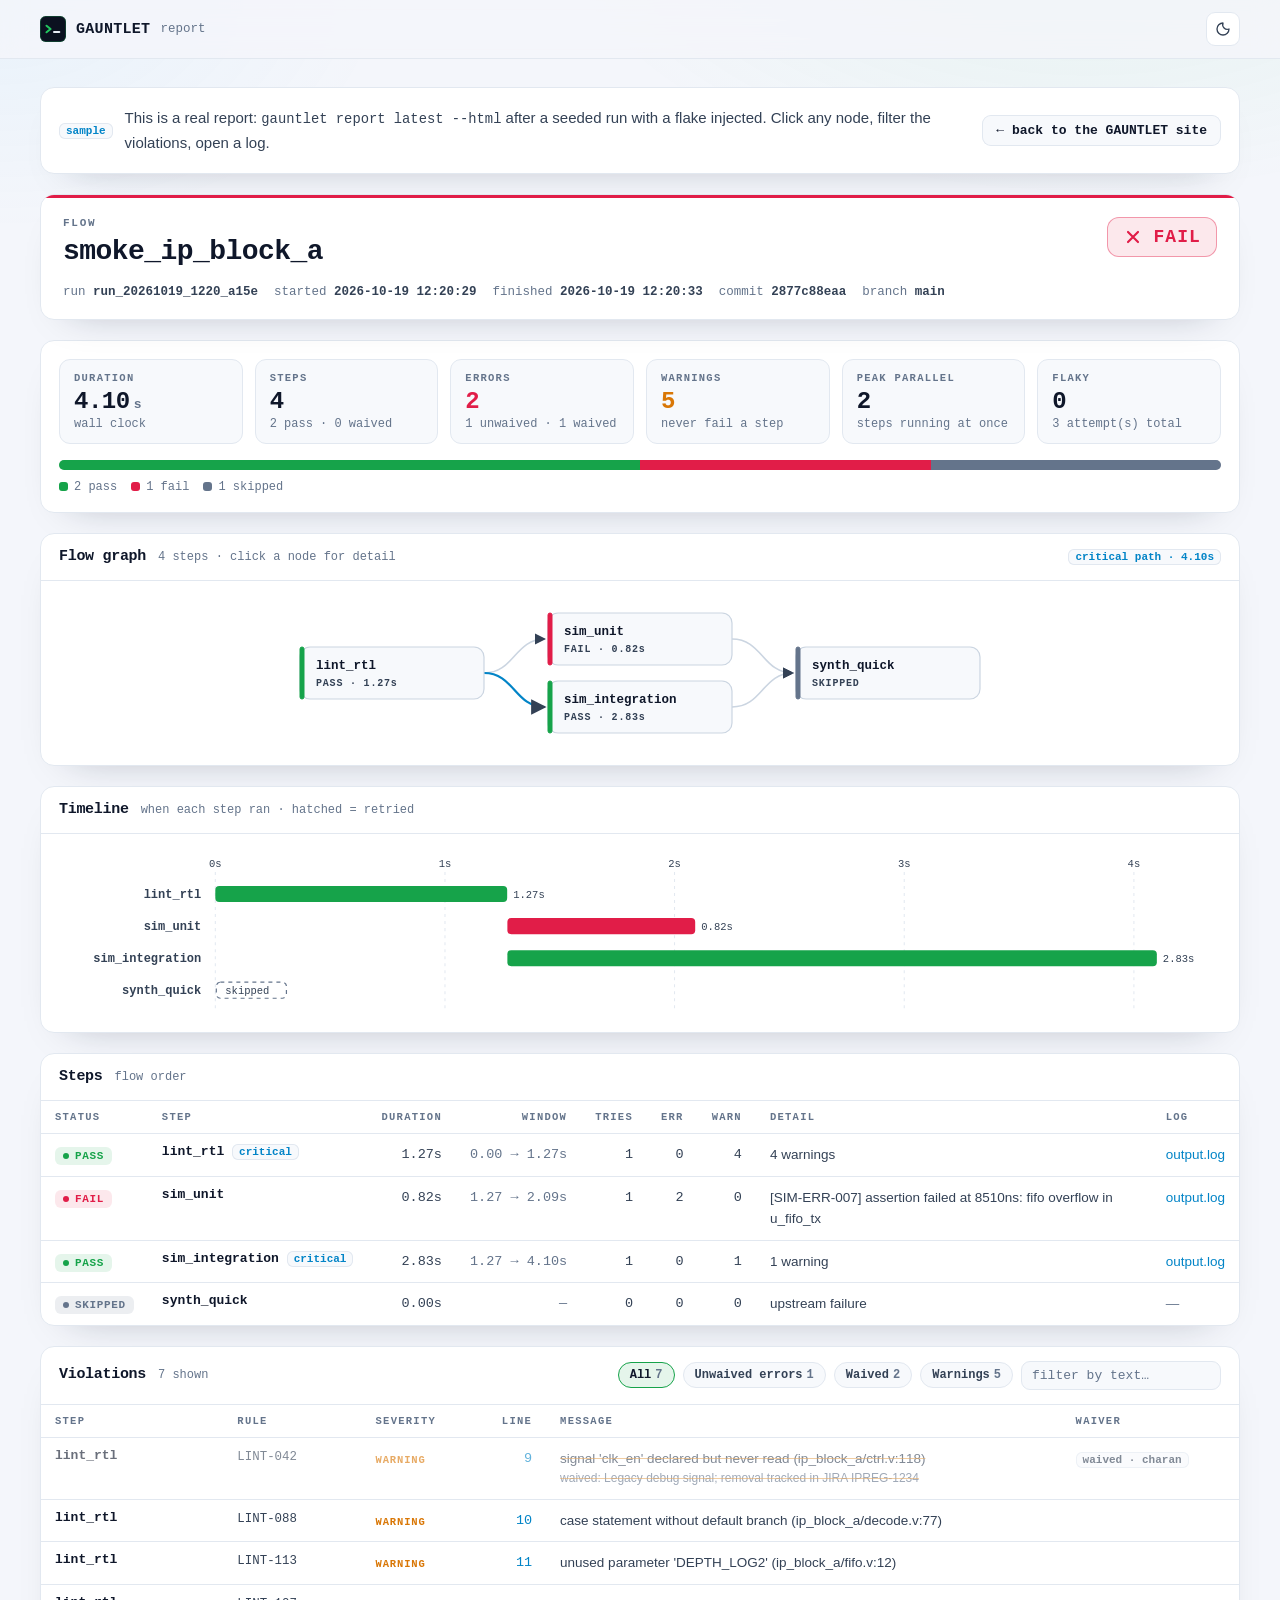
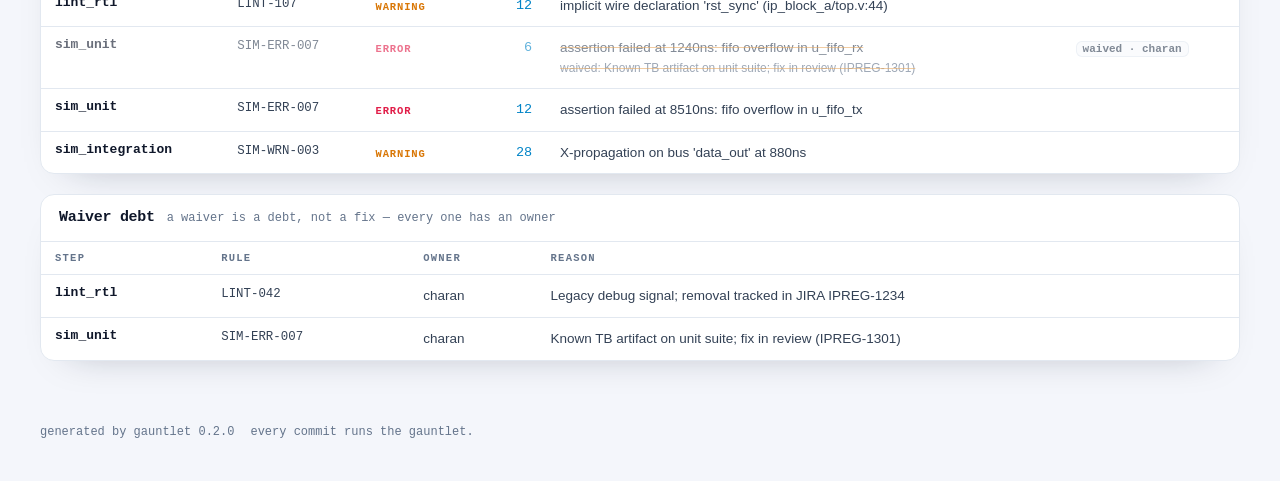
<file: web/demo/report.html>
<!DOCTYPE html>
<html lang="en">
<head>
<meta name="robots" content="noindex">
<meta charset="utf-8">
<meta name="viewport" content="width=device-width, initial-scale=1">
<meta name="generator" content="gauntlet 0.2.0">
<title>FAIL · smoke_ip_block_a · run_20261019_1220_a15e — gauntlet</title>
<script>(function(){try{var t=localStorage.getItem('gauntlet-report-theme');if(t)document.documentElement.setAttribute('data-theme',t);}catch(e){}})();</script>
<style>
:root {
  --bg: #070b14; --bg-2: #0b1120; --surface: #0f1729; --surface-2: #131c30;
  --border: rgba(148,163,184,.15); --border-strong: rgba(148,163,184,.28);
  --text: #e8edf6; --text-2: #aab6c9; --muted: #7d8aa0;
  --green: #22c55e; --amber: #f59e0b; --red: #f43f5e; --purple: #a855f7; --slate: #64748b; --cyan: #38bdf8;
  --green-soft: rgba(34,197,94,.14); --amber-soft: rgba(245,158,11,.15); --red-soft: rgba(244,63,94,.15);
  --purple-soft: rgba(168,85,247,.16); --slate-soft: rgba(100,116,139,.18);
  --shadow: 0 18px 50px -28px rgba(0,0,0,.8);
  --mono: "JetBrains Mono", ui-monospace, "SF Mono", "Cascadia Code", Menlo, Consolas, monospace;
  --sans: -apple-system, BlinkMacSystemFont, "Segoe UI", "IBM Plex Sans", Roboto, "Helvetica Neue", Arial, sans-serif;
  --radius: 14px; --radius-sm: 9px;
  color-scheme: dark;
}
@media (prefers-color-scheme: light) {
  :root:not([data-theme="dark"]) {
    --bg: #f4f6fb; --bg-2: #eef2f8; --surface: #ffffff; --surface-2: #f7f9fc;
    --border: #e2e8f0; --border-strong: #cbd5e1;
    --text: #0f172a; --text-2: #334155; --muted: #64748b;
    --green: #16a34a; --amber: #d97706; --red: #e11d48; --purple: #9333ea; --slate: #64748b; --cyan: #0284c7;
    --green-soft: rgba(22,163,74,.11); --amber-soft: rgba(217,119,6,.12); --red-soft: rgba(225,29,72,.10);
    --purple-soft: rgba(147,51,234,.10); --slate-soft: rgba(100,116,139,.12);
    --shadow: 0 18px 40px -30px rgba(15,23,42,.35);
    color-scheme: light;
  }
}
:root[data-theme="light"] {
  --bg: #f4f6fb; --bg-2: #eef2f8; --surface: #ffffff; --surface-2: #f7f9fc;
  --border: #e2e8f0; --border-strong: #cbd5e1;
  --text: #0f172a; --text-2: #334155; --muted: #64748b;
  --green: #16a34a; --amber: #d97706; --red: #e11d48; --purple: #9333ea; --slate: #64748b; --cyan: #0284c7;
  --green-soft: rgba(22,163,74,.11); --amber-soft: rgba(217,119,6,.12); --red-soft: rgba(225,29,72,.10);
  --purple-soft: rgba(147,51,234,.10); --slate-soft: rgba(100,116,139,.12);
  --shadow: 0 18px 40px -30px rgba(15,23,42,.35);
  color-scheme: light;
}

*, *::before, *::after { box-sizing: border-box; }
html { -webkit-text-size-adjust: 100%; }
body {
  margin: 0; background: var(--bg); color: var(--text-2);
  font: 15px/1.6 var(--sans); -webkit-font-smoothing: antialiased;
}
body::before {
  content: ""; position: fixed; inset: 0; z-index: -1; pointer-events: none;
  background: radial-gradient(900px 480px at 85% -10%, rgba(34,197,94,.08), transparent 60%),
              radial-gradient(700px 420px at 0% 0%, rgba(56,189,248,.06), transparent 55%);
}
a { color: var(--cyan); text-decoration: none; }
a:hover { text-decoration: underline; text-underline-offset: 3px; }
:focus-visible { outline: 2px solid var(--green); outline-offset: 2px; border-radius: 4px; }
code, .mono { font-family: var(--mono); font-size: .92em; }
h1, h2, h3 { font-family: var(--mono); color: var(--text); letter-spacing: -.02em; margin: 0; line-height: 1.2; }
h2 { font-size: 15px; font-weight: 700; }

/* ---------------------------------------------------------------- frame */
.topbar {
  position: sticky; top: 0; z-index: 20; backdrop-filter: blur(12px);
  background: color-mix(in srgb, var(--bg) 82%, transparent);
  border-bottom: 1px solid var(--border);
}
.topbar-in { max-width: 1240px; margin: 0 auto; padding: 0 20px; height: 58px; display: flex; align-items: center; gap: 22px; }
.brand { display: flex; align-items: center; gap: 10px; font: 700 15px var(--mono); color: var(--text); letter-spacing: .02em; }
.brand:hover { text-decoration: none; }
.brand svg { width: 26px; height: 26px; }
.brand small { color: var(--muted); font-weight: 500; letter-spacing: 0; }
.nav { display: flex; gap: 4px; flex-wrap: wrap; }
.nav a { color: var(--text-2); font: 500 13px var(--mono); padding: 6px 10px; border-radius: 8px; }
.nav a:hover { background: var(--surface-2); color: var(--text); text-decoration: none; }
.nav a[aria-current="page"] { color: var(--text); background: var(--surface-2); box-shadow: inset 0 0 0 1px var(--border); }
.spacer { flex: 1; }
.icon-btn {
  display: inline-grid; place-items: center; width: 34px; height: 34px; border-radius: 9px;
  border: 1px solid var(--border); background: var(--surface); color: var(--text-2); cursor: pointer;
}
.icon-btn:hover { color: var(--text); border-color: var(--border-strong); }
.icon-btn svg { width: 16px; height: 16px; }
.live { display: inline-flex; align-items: center; gap: 7px; font: 500 12px var(--mono); color: var(--muted); }
.live i { width: 7px; height: 7px; border-radius: 50%; background: var(--green); box-shadow: 0 0 0 0 var(--green); animation: ping 2s infinite; }
@keyframes ping { 0% { box-shadow: 0 0 0 0 rgba(34,197,94,.55); } 80%, 100% { box-shadow: 0 0 0 8px rgba(34,197,94,0); } }
@media (prefers-reduced-motion: reduce) { .live i { animation: none; } }

main { max-width: 1240px; margin: 0 auto; padding: 28px 20px 64px; display: grid; gap: 20px; }
main > * { min-width: 0; }
.footer { max-width: 1240px; margin: 0 auto; padding: 0 20px 40px; color: var(--muted); font: 12px var(--mono); display: flex; gap: 16px; flex-wrap: wrap; }

/* ---------------------------------------------------------------- cards */
.card { background: var(--surface); border: 1px solid var(--border); border-radius: var(--radius); box-shadow: var(--shadow); min-width: 0; }
.card-h { display: flex; align-items: center; gap: 12px; padding: 14px 18px; border-bottom: 1px solid var(--border); flex-wrap: wrap; }
.card-h .sub { color: var(--muted); font: 12px var(--mono); }
.card-b { padding: 18px; }
.card-b.flush { padding: 0; }
.grid-2 { display: grid; grid-template-columns: minmax(0, 1fr) minmax(0, 1fr); gap: 20px; }
@media (max-width: 960px) { .grid-2 { grid-template-columns: minmax(0, 1fr); } }
.scroll-x { overflow-x: auto; }

/* ----------------------------------------------------------------- hero */
.hero { padding: 22px 22px 20px; display: grid; gap: 16px; position: relative; overflow: hidden; }
.hero::after {
  content: ""; position: absolute; inset: 0 0 auto 0; height: 3px;
  background: var(--accent, var(--green));
}
.hero.v-FAIL { --accent: var(--red); }
.hero.v-PASS { --accent: var(--green); }
.hero-top { display: flex; gap: 18px; align-items: flex-start; flex-wrap: wrap; }
.hero h1 { font-size: clamp(20px, 3.2vw, 28px); font-weight: 800; overflow-wrap: anywhere; }
.hero .eyebrow { font: 600 11px var(--mono); letter-spacing: .16em; text-transform: uppercase; color: var(--muted); margin-bottom: 6px; }
.meta { display: flex; flex-wrap: wrap; gap: 8px 16px; font: 12.5px var(--mono); color: var(--muted); }
.meta b { color: var(--text-2); font-weight: 600; }
.verdict {
  margin-left: auto; display: inline-flex; align-items: center; gap: 10px;
  font: 800 18px var(--mono); letter-spacing: .06em; padding: 10px 16px; border-radius: 12px;
}
.verdict svg { width: 20px; height: 20px; }
.verdict.PASS { color: var(--green); background: var(--green-soft); box-shadow: inset 0 0 0 1px color-mix(in srgb, var(--green) 40%, transparent); }
.verdict.FAIL { color: var(--red); background: var(--red-soft); box-shadow: inset 0 0 0 1px color-mix(in srgb, var(--red) 40%, transparent); }

/* ----------------------------------------------------------------- kpis */
.kpis { display: grid; grid-template-columns: repeat(auto-fit, minmax(150px, 1fr)); gap: 12px; }
.kpi { background: var(--surface-2); border: 1px solid var(--border); border-radius: 11px; padding: 12px 14px; min-width: 0; }
.kpi .l { font: 600 10.5px var(--mono); letter-spacing: .12em; text-transform: uppercase; color: var(--muted); }
.kpi .n { font: 800 24px var(--mono); color: var(--text); margin-top: 4px; letter-spacing: -.02em; }
.kpi .n small { font-size: 13px; font-weight: 600; color: var(--muted); margin-left: 4px; }
.kpi .d { font: 12px var(--mono); color: var(--muted); margin-top: 2px; white-space: nowrap; overflow: hidden; text-overflow: ellipsis; }
.kpi.bad .n { color: var(--red); } .kpi.warn .n { color: var(--amber); } .kpi.good .n { color: var(--green); }

.dist { display: flex; height: 10px; border-radius: 99px; overflow: hidden; background: var(--slate-soft); }
.dist span { display: block; height: 100%; }
.legend { display: flex; flex-wrap: wrap; gap: 6px 14px; margin-top: 10px; font: 12px var(--mono); color: var(--muted); }
.legend i { display: inline-block; width: 9px; height: 9px; border-radius: 3px; margin-right: 6px; vertical-align: -1px; }

/* --------------------------------------------------------------- status */
.st {
  display: inline-flex; align-items: center; gap: 6px; font: 700 11px var(--mono); letter-spacing: .06em;
  padding: 3px 8px; border-radius: 6px; white-space: nowrap;
}
.st::before { content: ""; width: 6px; height: 6px; border-radius: 50%; background: currentColor; }
.st.PASS { color: var(--green); background: var(--green-soft); }
.st.WAIVED { color: var(--amber); background: var(--amber-soft); }
.st.FAIL { color: var(--red); background: var(--red-soft); }
.st.TIMEOUT { color: var(--purple); background: var(--purple-soft); }
.st.SKIPPED { color: var(--slate); background: var(--slate-soft); }
.st.NONE { color: var(--muted); background: transparent; box-shadow: inset 0 0 0 1px var(--border); }
.bg-PASS { background: var(--green); } .bg-WAIVED { background: var(--amber); } .bg-FAIL { background: var(--red); }
.bg-TIMEOUT { background: var(--purple); } .bg-SKIPPED { background: var(--slate); }
.tag { display: inline-flex; align-items: center; gap: 5px; font: 600 11px var(--mono); padding: 2px 7px; border-radius: 6px; color: var(--text-2); background: var(--surface-2); box-shadow: inset 0 0 0 1px var(--border); white-space: nowrap; }
.tag.flaky { color: var(--amber); }
.tag.crit { color: var(--cyan); }

/* --------------------------------------------------------------- tables */
table { width: 100%; border-collapse: collapse; font-size: 13.5px; }
th { text-align: left; font: 600 10.5px var(--mono); letter-spacing: .12em; text-transform: uppercase; color: var(--muted); padding: 10px 14px; border-bottom: 1px solid var(--border); white-space: nowrap; background: var(--surface); position: sticky; top: 0; }
td { padding: 10px 14px; border-bottom: 1px solid var(--border); vertical-align: top; }
tr:last-child td { border-bottom: 0; }
tbody tr:hover td { background: color-mix(in srgb, var(--surface-2) 70%, transparent); }
td.num, th.num { text-align: right; font-family: var(--mono); white-space: nowrap; }
td.step { font: 600 13px var(--mono); color: var(--text); white-space: nowrap; }
td.msg { color: var(--text-2); overflow-wrap: anywhere; }
td.dim, .dim { color: var(--muted); }
tr.waived-row td { opacity: .62; }
tr.waived-row td.msg { text-decoration: line-through; text-decoration-color: color-mix(in srgb, var(--amber) 60%, transparent); }
.sev { font: 700 10.5px var(--mono); letter-spacing: .08em; }
.sev.ERROR { color: var(--red); } .sev.WARNING { color: var(--amber); } .sev.INFO { color: var(--cyan); }

/* -------------------------------------------------------------- filters */
.filters { display: flex; gap: 8px; flex-wrap: wrap; align-items: center; margin-left: auto; }
.chip {
  font: 600 12px var(--mono); color: var(--text-2); background: var(--surface-2); border: 1px solid var(--border);
  border-radius: 99px; padding: 5px 11px; cursor: pointer;
}
.chip:hover { border-color: var(--border-strong); color: var(--text); }
.chip[aria-pressed="true"] { color: var(--text); border-color: var(--green); background: var(--green-soft); }
.chip .c { color: var(--muted); margin-left: 4px; }
.search {
  font: 13px var(--mono); color: var(--text); background: var(--surface-2); border: 1px solid var(--border);
  border-radius: 9px; padding: 6px 10px; min-width: 200px;
}
.search::placeholder { color: var(--muted); }
select.search { min-width: 0; max-width: 100%; }
.btn {
  display: inline-flex; align-items: center; gap: 8px; font: 700 13px var(--mono); color: #04140a;
  background: var(--green); border: 0; border-radius: 9px; padding: 8px 14px; cursor: pointer;
}
.btn:hover { filter: brightness(1.08); text-decoration: none; }
.btn.ghost { background: var(--surface-2); color: var(--text); box-shadow: inset 0 0 0 1px var(--border); }

/* ---------------------------------------------------------------- empty */
.empty { padding: 34px 18px; text-align: center; color: var(--muted); font: 13px var(--mono); }
.empty b { display: block; color: var(--text); font-size: 15px; margin-bottom: 6px; }

/* ----------------------------------------------------------------- svgs */
svg.chart { display: block; width: 100%; height: auto; font-family: var(--mono); }
svg.chart text { fill: var(--text-2); }
svg .axis { stroke: var(--border-strong); }
svg .grid { stroke: var(--border); stroke-dasharray: 3 4; }
svg .tick { fill: var(--muted); font-size: 10.5px; }
svg .lbl { fill: var(--text); font-size: 12px; font-weight: 600; }
svg .node rect.box { fill: var(--surface-2); stroke: var(--border-strong); stroke-width: 1.2; }
svg .node .name { fill: var(--text); font-size: 12.5px; font-weight: 700; }
svg .node .stat { font-size: 10px; font-weight: 700; letter-spacing: .08em; }
svg .edge { fill: none; stroke: var(--border-strong); stroke-width: 1.6; }
svg .edge.crit { stroke: var(--cyan); stroke-width: 2.2; }
svg .s-PASS { fill: var(--green); stroke: var(--green); }
svg .s-WAIVED { fill: var(--amber); stroke: var(--amber); }
svg .s-FAIL { fill: var(--red); stroke: var(--red); }
svg .s-TIMEOUT { fill: var(--purple); stroke: var(--purple); }
svg .s-SKIPPED { fill: var(--slate); stroke: var(--slate); }
svg .bar { stroke-width: 0; }
svg .bar-skip { fill: none; stroke: var(--slate); stroke-dasharray: 4 4; stroke-width: 1.2; }
svg .trend-bar { stroke-width: 0; }
svg a:hover .trend-bar { opacity: .75; }

/* ------------------------------------------------------------ diff page */
.buckets { display: grid; grid-template-columns: repeat(auto-fit, minmax(210px, 1fr)); gap: 12px; }
.bucket { border-radius: 12px; padding: 14px; border: 1px solid var(--border); background: var(--surface-2); min-width: 0; }
.bucket .l { font: 700 11px var(--mono); letter-spacing: .12em; text-transform: uppercase; }
.bucket .n { font: 800 28px var(--mono); color: var(--text); }
.bucket ul { list-style: none; padding: 0; margin: 6px 0 0; font: 12.5px var(--mono); display: grid; gap: 3px; }
.bucket.new { border-color: color-mix(in srgb, var(--red) 45%, transparent); background: var(--red-soft); } .bucket.new .l { color: var(--red); }
.bucket.fixed .l { color: var(--green); } .bucket.still .l { color: var(--amber); } .bucket.same .l { color: var(--muted); }
.arrow { color: var(--muted); font-family: var(--mono); }
.change { font: 700 11px var(--mono); letter-spacing: .06em; }
.change.new { color: var(--red); } .change.fixed { color: var(--green); } .change.still { color: var(--amber); } .change.same { color: var(--muted); }

/* ------------------------------------------------------------ stats */
.strip { display: inline-flex; gap: 3px; vertical-align: middle; }
.strip i { width: 11px; height: 18px; border-radius: 3px; display: block; }
.strip i.none { background: transparent; box-shadow: inset 0 0 0 1px var(--border); }
.rate { display: inline-flex; align-items: center; gap: 8px; font: 12.5px var(--mono); }
.rate .track { width: 70px; height: 6px; border-radius: 99px; background: var(--slate-soft); overflow: hidden; }
.rate .fill { display: block; height: 100%; background: var(--green); border-radius: 99px; }
.rate .fill.mid { background: var(--amber); } .rate .fill.low { background: var(--red); }
.verdict-tag { font: 700 11px var(--mono); padding: 3px 8px; border-radius: 6px; }
.verdict-tag.stable { color: var(--green); background: var(--green-soft); }
.verdict-tag.flaky { color: var(--amber); background: var(--amber-soft); }
.verdict-tag.failing { color: var(--red); background: var(--red-soft); }
.verdict-tag.recovered { color: var(--cyan); background: color-mix(in srgb, var(--cyan) 14%, transparent); }
.verdict-tag.never { color: var(--muted); background: var(--slate-soft); }

/* -------------------------------------------------------------- log view */
.log { font: 12.5px/1.65 var(--mono); counter-reset: none; overflow-x: auto; }
.log .ln { display: grid; grid-template-columns: 64px minmax(0, 1fr); }
.log .ln a.no { color: var(--muted); text-align: right; padding-right: 14px; user-select: none; border-right: 1px solid var(--border); }
.log .ln code { padding: 0 14px; white-space: pre; color: var(--text-2); font-size: 12.5px; }
.log .ln.hit-ERROR { background: var(--red-soft); } .log .ln.hit-ERROR code { color: var(--text); }
.log .ln.hit-WARNING { background: var(--amber-soft); }
.log .ln.hit-waived { background: color-mix(in srgb, var(--amber) 8%, transparent); }
.log .ln:target { outline: 1px solid var(--cyan); outline-offset: -1px; }

table.nowrap td { white-space: nowrap; }
.scroll-x > table { min-width: 720px; }
@media (max-width: 640px) {
  .topbar-in { height: auto; padding: 10px 16px; flex-wrap: wrap; gap: 10px; }
  .topbar-in .nav { order: 5; width: 100%; flex-wrap: nowrap; overflow-x: auto; }
  main { padding: 18px 16px 48px; }
  .verdict { margin-left: 0; }
  .search { min-width: 0; width: 100%; }
  th, td { padding: 9px 10px; }
}
@media print {
  .topbar, .filters, .icon-btn { display: none !important; }
  body { background: #fff; }
  .card { box-shadow: none; break-inside: avoid; }
}
</style>
</head>
<body>
<header class="topbar"><div class="topbar-in">
  <span class="brand"><svg viewBox="0 0 64 64" aria-hidden="true"><rect width="64" height="64" rx="14" fill="#0b1120"/><rect x="1" y="1" width="62" height="62" rx="13" fill="none" stroke="#22c55e" stroke-opacity=".45" stroke-width="1.5"/><path d="M16 24 L26 32 L16 40" fill="none" stroke="#22c55e" stroke-width="5" stroke-linecap="round" stroke-linejoin="round"/><rect x="32" y="37" width="18" height="5" rx="2.5" fill="#e8edf6"/></svg>GAUNTLET <small>report</small></span>
  <nav class="nav" aria-label="Sections"></nav>
  <span class="spacer"></span>
  
  <button class="icon-btn" id="themeToggle" type="button" aria-label="Toggle light or dark theme"><svg viewBox="0 0 24 24" fill="none" stroke="currentColor" stroke-width="2" stroke-linecap="round" stroke-linejoin="round" aria-hidden="true"><path d="M12 3a9 9 0 1 0 9 9 7 7 0 0 1-9-9z"/></svg></button>
</div></header>
<main>
<section class="card card-b" style="display:flex;gap:12px;align-items:center;flex-wrap:wrap"><span class="tag crit">sample</span><span style="flex:1;min-width:220px">This is a real report: <code>gauntlet report latest --html</code> after a seeded run with a flake injected. Click any node, filter the violations, open a log.</span><a class="btn ghost" href="/">← back to the GAUNTLET site</a></section>
<section class="card hero v-FAIL" aria-label="Run summary">
  <div class="hero-top">
    <div style="min-width:0">
      <div class="eyebrow">Flow</div>
      <h1>smoke_ip_block_a</h1>
    </div>
    <div class="verdict FAIL" role="status"><svg viewBox="0 0 24 24" fill="none" stroke="currentColor" stroke-width="2.6" stroke-linecap="round" stroke-linejoin="round" aria-hidden="true"><path d="M18 6 6 18M6 6l12 12"/></svg>FAIL</div>
  </div>
  <div class="meta">
    <span>run <b>run_20261019_1220_a15e</b></span>
    <span>started <b>2026-10-19 12:20:29</b></span>
    <span>finished <b>2026-10-19 12:20:33</b></span>
    <span>commit <b>2877c88eaa</b></span><span>branch <b>main</b></span>
  </div>
  
</section>
<section class="card card-b" aria-label="Key numbers">
  <div class="kpis">
    <div class="kpi"><div class="l">Duration</div><div class="n">4.10<small>s</small></div><div class="d">wall clock</div></div>
    <div class="kpi"><div class="l">Steps</div><div class="n">4</div><div class="d">2 pass · 0 waived</div></div>
    <div class="kpi bad"><div class="l">Errors</div><div class="n">2</div><div class="d">1 unwaived · 1 waived</div></div>
    <div class="kpi warn"><div class="l">Warnings</div><div class="n">5</div><div class="d">never fail a step</div></div>
    <div class="kpi"><div class="l">Peak parallel</div><div class="n">2</div><div class="d">steps running at once</div></div>
    <div class="kpi "><div class="l">Flaky</div><div class="n">0</div><div class="d">3 attempt(s) total</div></div>
  </div>
  <div style="margin-top:16px"><div class="dist" role="img" aria-label="Status distribution"><span class="bg-PASS" style="width:50.00%" title="2 PASS"></span><span class="bg-FAIL" style="width:25.00%" title="1 FAIL"></span><span class="bg-SKIPPED" style="width:25.00%" title="1 SKIPPED"></span></div><div class="legend"><span><i class="bg-PASS"></i>2 pass</span><span><i class="bg-FAIL"></i>1 fail</span><span><i class="bg-SKIPPED"></i>1 skipped</span></div></div>
</section>
<section class="card" aria-labelledby="h-dag">
  <div class="card-h"><h2 id="h-dag">Flow graph</h2><span class="sub">4 steps · click a node for detail</span><span class="spacer"></span><span class="tag crit" title="The dependency chain that bounded wall-clock time">critical path · 4.10s</span></div>
  <div class="card-b scroll-x"><svg class="chart dag" viewBox="0 0 708 148" role="img" aria-label="Flow dependency graph with 4 steps" style="min-width:560px;max-width:708px;margin:0 auto"><defs><marker id="arrow" viewBox="0 0 10 10" refX="9" refY="5" markerWidth="7" markerHeight="7" orient="auto-start-reverse"><path d="M0 0 10 5 0 10z" fill="currentColor"/></marker></defs><style>svg.dag text.stat{stroke:none}</style><path class="edge" style="color:var(--border-strong)" marker-end="url(#arrow)" d="M198.0 74.0 C228.5 74.0 228.5 40.0 259.0 40.0"/><path class="edge crit" style="color:var(--cyan)" marker-end="url(#arrow)" d="M198.0 74.0 C228.5 74.0 228.5 108.0 259.0 108.0"/><path class="edge" style="color:var(--border-strong)" marker-end="url(#arrow)" d="M446.0 40.0 C476.5 40.0 476.5 74.0 507.0 74.0"/><path class="edge" style="color:var(--border-strong)" marker-end="url(#arrow)" d="M446.0 108.0 C476.5 108.0 476.5 74.0 507.0 74.0"/><a href="#step-lint_rtl"><g class="node"><title>lint_rtl — PASS · 1.27s</title><rect class="box" x="14" y="48.0" width="184" height="52" rx="10"/><rect class="s-PASS" x="14" y="48.0" width="4" height="52" rx="2"/><text class="name" x="30" y="70.0">lint_rtl</text><text class="stat s-PASS" x="30" y="87.0">PASS · 1.27s</text></g></a><a href="#step-sim_unit"><g class="node"><title>sim_unit — FAIL · 0.82s</title><rect class="box" x="262" y="14.0" width="184" height="52" rx="10"/><rect class="s-FAIL" x="262" y="14.0" width="4" height="52" rx="2"/><text class="name" x="278" y="36.0">sim_unit</text><text class="stat s-FAIL" x="278" y="53.0">FAIL · 0.82s</text></g></a><a href="#step-sim_integration"><g class="node"><title>sim_integration — PASS · 2.83s</title><rect class="box" x="262" y="82.0" width="184" height="52" rx="10"/><rect class="s-PASS" x="262" y="82.0" width="4" height="52" rx="2"/><text class="name" x="278" y="104.0">sim_integration</text><text class="stat s-PASS" x="278" y="121.0">PASS · 2.83s</text></g></a><a href="#step-synth_quick"><g class="node"><title>synth_quick — SKIPPED</title><rect class="box" x="510" y="48.0" width="184" height="52" rx="10"/><rect class="s-SKIPPED" x="510" y="48.0" width="4" height="52" rx="2"/><text class="name" x="526" y="70.0">synth_quick</text><text class="stat s-SKIPPED" x="526" y="87.0">SKIPPED</text></g></a></svg></div>
</section>
<section class="card" aria-labelledby="h-time">
  <div class="card-h"><h2 id="h-time">Timeline</h2><span class="sub">when each step ran · hatched = retried</span></div>
  <div class="card-b scroll-x"><svg class="chart gantt" viewBox="0 0 1160 162" role="img" aria-label="Run timeline: when each of 4 steps ran" style="min-width:640px"><defs><pattern id="hatch" width="6" height="6" patternUnits="userSpaceOnUse" patternTransform="rotate(45)"><rect width="3" height="6" fill="rgba(255,255,255,.28)"/></pattern></defs><line class="grid" x1="156.0" x2="156.0" y1="20" y2="156"/><text class="tick" x="156.0" y="15" text-anchor="middle">0s</text><line class="grid" x1="385.3" x2="385.3" y1="20" y2="156"/><text class="tick" x="385.3" y="15" text-anchor="middle">1s</text><line class="grid" x1="614.5" x2="614.5" y1="20" y2="156"/><text class="tick" x="614.5" y="15" text-anchor="middle">2s</text><line class="grid" x1="843.8" x2="843.8" y1="20" y2="156"/><text class="tick" x="843.8" y="15" text-anchor="middle">3s</text><line class="grid" x1="1073.1" x2="1073.1" y1="20" y2="156"/><text class="tick" x="1073.1" y="15" text-anchor="middle">4s</text><a href="#step-lint_rtl"><text class="lbl" x="142" y="46.0" text-anchor="end">lint_rtl</text></a><g><title>lint_rtl: PASS, 0.00s → 1.27s</title><rect class="bar s-PASS" x="156.0" y="34.0" width="291.4" height="16" rx="4"/><text class="tick" x="453.4" y="46.0">1.27s</text></g><a href="#step-sim_unit"><text class="lbl" x="142" y="78.0" text-anchor="end">sim_unit</text></a><g><title>sim_unit: FAIL, 1.27s → 2.09s</title><rect class="bar s-FAIL" x="447.6" y="66.0" width="187.5" height="16" rx="4"/><text class="tick" x="641.2" y="78.0">0.82s</text></g><a href="#step-sim_integration"><text class="lbl" x="142" y="110.0" text-anchor="end">sim_integration</text></a><g><title>sim_integration: PASS, 1.27s → 4.10s</title><rect class="bar s-PASS" x="447.6" y="98.0" width="648.4" height="16" rx="4"/><text class="tick" x="1102.0" y="110.0">2.83s</text></g><a href="#step-synth_quick"><text class="lbl" x="142" y="142.0" text-anchor="end">synth_quick</text></a><rect class="bar-skip" x="157" y="130.0" width="70" height="16" rx="4"/><text class="tick" x="166" y="142.0">skipped</text></svg></div>
</section>
<section class="card" aria-labelledby="h-steps">
  <div class="card-h"><h2 id="h-steps">Steps</h2><span class="sub">flow order</span></div>
  <div class="card-b flush scroll-x"><table>
    <thead><tr><th>Status</th><th>Step</th><th class="num">Duration</th><th class="num">Window</th><th class="num">Tries</th><th class="num">Err</th><th class="num">Warn</th><th>Detail</th><th>Log</th></tr></thead>
    <tbody><tr id="step-lint_rtl"><td><span class="st PASS">PASS</span></td><td class="step">lint_rtl <span class="tag crit" title="On the critical path">critical</span></td><td class="num">1.27s</td><td class="num dim">0.00 → 1.27s</td><td class="num">1</td><td class="num">0</td><td class="num">4</td><td class="msg">4 warnings</td><td><a href="logs/regression-lint_rtl.log">output.log</a></td></tr><tr id="step-sim_unit"><td><span class="st FAIL">FAIL</span></td><td class="step">sim_unit</td><td class="num">0.82s</td><td class="num dim">1.27 → 2.09s</td><td class="num">1</td><td class="num">2</td><td class="num">0</td><td class="msg">[SIM-ERR-007] assertion failed at 8510ns: fifo overflow in u_fifo_tx</td><td><a href="logs/regression-sim_unit.log">output.log</a></td></tr><tr id="step-sim_integration"><td><span class="st PASS">PASS</span></td><td class="step">sim_integration <span class="tag crit" title="On the critical path">critical</span></td><td class="num">2.83s</td><td class="num dim">1.27 → 4.10s</td><td class="num">1</td><td class="num">0</td><td class="num">1</td><td class="msg">1 warning</td><td><a href="logs/regression-sim_integration.log">output.log</a></td></tr><tr id="step-synth_quick"><td><span class="st SKIPPED">SKIPPED</span></td><td class="step">synth_quick</td><td class="num">0.00s</td><td class="num dim">—</td><td class="num">0</td><td class="num">0</td><td class="num">0</td><td class="msg">upstream failure</td><td><span class="dim">—</span></td></tr></tbody>
  </table></div>
</section>
<section class="card" aria-labelledby="h-viol">
  <div class="card-h"><h2 id="h-viol">Violations</h2><span class="sub" id="vcount">7 shown</span>
    <div class="filters" role="group" aria-label="Filter violations">
      <button class="chip" type="button" data-filter="all" aria-pressed="true">All<span class="c">7</span></button>
      <button class="chip" type="button" data-filter="unwaived" aria-pressed="false">Unwaived errors<span class="c">1</span></button>
      <button class="chip" type="button" data-filter="waived" aria-pressed="false">Waived<span class="c">2</span></button>
      <button class="chip" type="button" data-filter="warning" aria-pressed="false">Warnings<span class="c">5</span></button>
      <input class="search" id="vsearch" type="search" placeholder="filter by text…" aria-label="Filter violations by text">
    </div>
  </div>
  <div class="card-b flush scroll-x"><table id="violations">
    <thead><tr><th>Step</th><th>Rule</th><th>Severity</th><th class="num">Line</th><th>Message</th><th>Waiver</th></tr></thead>
    <tbody><tr data-sev="WARNING" data-waived="1" class=waived-row><td class="step">lint_rtl</td><td class="mono">LINT-042</td><td><span class="sev WARNING">WARNING</span></td><td class="num"><a href="logs/regression-lint_rtl.log#L9">9</a></td><td class="msg">signal &#x27;clk_en&#x27; declared but never read (ip_block_a/ctrl.v:118)<div class="dim" style="font-size:12px">waived: Legacy debug signal; removal tracked in JIRA IPREG-1234</div></td><td><span class="tag" title="Legacy debug signal; removal tracked in JIRA IPREG-1234">waived · charan</span></td></tr><tr data-sev="WARNING" data-waived="0"><td class="step">lint_rtl</td><td class="mono">LINT-088</td><td><span class="sev WARNING">WARNING</span></td><td class="num"><a href="logs/regression-lint_rtl.log#L10">10</a></td><td class="msg">case statement without default branch (ip_block_a/decode.v:77)</td><td></td></tr><tr data-sev="WARNING" data-waived="0"><td class="step">lint_rtl</td><td class="mono">LINT-113</td><td><span class="sev WARNING">WARNING</span></td><td class="num"><a href="logs/regression-lint_rtl.log#L11">11</a></td><td class="msg">unused parameter &#x27;DEPTH_LOG2&#x27; (ip_block_a/fifo.v:12)</td><td></td></tr><tr data-sev="WARNING" data-waived="0"><td class="step">lint_rtl</td><td class="mono">LINT-107</td><td><span class="sev WARNING">WARNING</span></td><td class="num"><a href="logs/regression-lint_rtl.log#L12">12</a></td><td class="msg">implicit wire declaration &#x27;rst_sync&#x27; (ip_block_a/top.v:44)</td><td></td></tr><tr data-sev="ERROR" data-waived="1" class=waived-row><td class="step">sim_unit</td><td class="mono">SIM-ERR-007</td><td><span class="sev ERROR">ERROR</span></td><td class="num"><a href="logs/regression-sim_unit.log#L6">6</a></td><td class="msg">assertion failed at 1240ns: fifo overflow in u_fifo_rx<div class="dim" style="font-size:12px">waived: Known TB artifact on unit suite; fix in review (IPREG-1301)</div></td><td><span class="tag" title="Known TB artifact on unit suite; fix in review (IPREG-1301)">waived · charan</span></td></tr><tr data-sev="ERROR" data-waived="0"><td class="step">sim_unit</td><td class="mono">SIM-ERR-007</td><td><span class="sev ERROR">ERROR</span></td><td class="num"><a href="logs/regression-sim_unit.log#L12">12</a></td><td class="msg">assertion failed at 8510ns: fifo overflow in u_fifo_tx</td><td></td></tr><tr data-sev="WARNING" data-waived="0"><td class="step">sim_integration</td><td class="mono">SIM-WRN-003</td><td><span class="sev WARNING">WARNING</span></td><td class="num"><a href="logs/regression-sim_integration.log#L28">28</a></td><td class="msg">X-propagation on bus &#x27;data_out&#x27; at 880ns</td><td></td></tr></tbody>
  </table></div>
</section>
<section class="card" aria-labelledby="h-waive">
  <div class="card-h"><h2 id="h-waive">Waiver debt</h2><span class="sub">a waiver is a debt, not a fix — every one has an owner</span></div>
  <div class="card-b flush scroll-x"><table>
    <thead><tr><th>Step</th><th>Rule</th><th>Owner</th><th>Reason</th></tr></thead>
    <tbody><tr><td class="step">lint_rtl</td><td class="mono">LINT-042</td><td>charan</td><td class="msg">Legacy debug signal; removal tracked in JIRA IPREG-1234</td></tr><tr><td class="step">sim_unit</td><td class="mono">SIM-ERR-007</td><td>charan</td><td class="msg">Known TB artifact on unit suite; fix in review (IPREG-1301)</td></tr></tbody>
  </table></div>
</section>
</main>
<footer class="footer"><span>generated by gauntlet 0.2.0</span><span>every commit runs the gauntlet.</span></footer>
<script>
(function(){
  var b=document.getElementById('themeToggle'); if(!b) return;
  b.addEventListener('click',function(){
    var r=document.documentElement, cur=r.getAttribute('data-theme');
    if(!cur){cur=window.matchMedia('(prefers-color-scheme: light)').matches?'light':'dark';}
    var next=cur==='light'?'dark':'light'; r.setAttribute('data-theme',next);
    try{localStorage.setItem('gauntlet-report-theme',next);}catch(e){}
  });
})();

(function(){
  var table=document.getElementById('violations'); if(!table) return;
  var rows=[].slice.call(table.querySelectorAll('tbody tr'));
  var chips=[].slice.call(document.querySelectorAll('[data-filter]'));
  var q=document.getElementById('vsearch'); var mode='all';
  var count=document.getElementById('vcount');
  function apply(){
    var needle=(q&&q.value||'').toLowerCase(), shown=0;
    rows.forEach(function(r){
      var ok=mode==='all'||(mode==='unwaived'&&r.dataset.sev==='ERROR'&&r.dataset.waived==='0')||
        (mode==='waived'&&r.dataset.waived==='1')||(mode==='warning'&&r.dataset.sev==='WARNING');
      if(ok&&needle) ok=r.textContent.toLowerCase().indexOf(needle)>-1;
      r.hidden=!ok; if(ok) shown++;
    });
    if(count) count.textContent=shown+' shown';
  }
  chips.forEach(function(c){c.addEventListener('click',function(){
    mode=c.dataset.filter; chips.forEach(function(o){o.setAttribute('aria-pressed',String(o===c));}); apply();
  });});
  if(q) q.addEventListener('input',apply);
})();
</script>
</body>
</html>
</file>
<file: web/styles.css>
/* ============================================================================
   GAUNTLET — design system
   Terminal-grade dark-first aesthetic. Palette and status colors are lifted
   straight from the CLI (green PASS, red FAIL, amber WAIVED, purple TIMEOUT).
   Fonts: JetBrains Mono (structure) + IBM Plex Sans (prose).
   ========================================================================== */

:root {
  /* surfaces */
  --bg: #070b14;
  --bg-2: #0b1120;
  --surface: #0f1729;
  --surface-2: #131c30;
  --elevated: #172136;
  --border: rgba(148, 163, 184, 0.14);
  --border-strong: rgba(148, 163, 184, 0.26);

  /* text */
  --text: #e8edf6;
  --text-2: #aab6c9;
  --muted: #7d8aa0;

  /* brand + status (same semantics as the terminal report) */
  --green: #22c55e;
  --green-soft: rgba(34, 197, 94, 0.14);
  --red: #f43f5e;
  --red-soft: rgba(244, 63, 94, 0.14);
  --amber: #f59e0b;
  --amber-soft: rgba(245, 158, 11, 0.15);
  --purple: #a855f7;
  --purple-soft: rgba(168, 85, 247, 0.15);
  --slate: #64748b;
  --slate-soft: rgba(100, 116, 139, 0.16);
  --cyan: #38bdf8;

  /* type */
  --font-mono: "JetBrains Mono", ui-monospace, "SF Mono", Menlo, Consolas, monospace;
  --font-sans: "IBM Plex Sans", -apple-system, BlinkMacSystemFont, "Segoe UI", sans-serif;

  /* geometry */
  --radius: 14px;
  --radius-sm: 9px;
  --maxw: 1120px;
  --shadow: 0 24px 60px -24px rgba(0, 0, 0, 0.75);
  --shadow-glow: 0 0 0 1px var(--border), 0 30px 80px -30px rgba(34, 197, 94, 0.25);

  --ease: cubic-bezier(0.22, 1, 0.36, 1);
}

:root[data-theme="light"] {
  --bg: #f4f6fb;
  --bg-2: #eef2f8;
  --surface: #ffffff;
  --surface-2: #f7f9fc;
  --elevated: #ffffff;
  --border: #e2e8f0;
  --border-strong: #cbd5e1;
  --text: #0f172a;
  --text-2: #334155;
  --muted: #64748b;
  --green-soft: rgba(22, 163, 74, 0.12);
  --green: #16a34a;
  --red: #e11d48;
  --amber: #d97706;
  --purple: #9333ea;
  --shadow: 0 24px 50px -28px rgba(15, 23, 42, 0.35);
  --shadow-glow: 0 0 0 1px var(--border), 0 24px 60px -34px rgba(22, 163, 74, 0.28);
}

/* ------------------------------------------------------------------ base */
*,
*::before,
*::after { box-sizing: border-box; }

html { scroll-behavior: smooth; -webkit-text-size-adjust: 100%; }

@media (prefers-reduced-motion: reduce) {
  html { scroll-behavior: auto; }
  *, *::before, *::after {
    animation-duration: 0.001ms !important;
    animation-iteration-count: 1 !important;
    transition-duration: 0.001ms !important;
  }
}

body {
  margin: 0;
  font-family: var(--font-sans);
  font-size: 17px;
  line-height: 1.65;
  color: var(--text-2);
  background: var(--bg);
  -webkit-font-smoothing: antialiased;
  overflow-x: hidden;
}

/* ambient grid + glow, sits behind everything */
body::before {
  content: "";
  position: fixed;
  inset: 0;
  z-index: -2;
  background:
    radial-gradient(900px 520px at 82% -8%, rgba(34, 197, 94, 0.10), transparent 60%),
    radial-gradient(760px 480px at 6% 4%, rgba(56, 189, 248, 0.08), transparent 55%);
  pointer-events: none;
}
body::after {
  content: "";
  position: fixed;
  inset: 0;
  z-index: -2;
  background-image:
    linear-gradient(var(--border) 1px, transparent 1px),
    linear-gradient(90deg, var(--border) 1px, transparent 1px);
  background-size: 56px 56px;
  mask-image: radial-gradient(circle at 50% 0%, #000 0%, transparent 78%);
  opacity: 0.5;
  pointer-events: none;
}

h1, h2, h3, h4 {
  font-family: var(--font-mono);
  color: var(--text);
  line-height: 1.12;
  letter-spacing: -0.02em;
  margin: 0 0 0.5em;
  font-weight: 700;
  overflow-wrap: break-word;
}

/* Grid/flex children default to min-width:auto, which lets a long
   unbreakable line (e.g. the terminal title) push the whole page wider
   than the viewport. Letting them shrink to 0 keeps mobile overflow-free. */
.hero-grid > *,
.about-grid > *,
.moneyshot > *,
.term-bar,
.install .il { min-width: 0; }

p { margin: 0 0 1rem; }
a { color: inherit; text-decoration: none; }

code, .mono { font-family: var(--font-mono); }

::selection { background: var(--green-soft); color: var(--text); }

:focus-visible {
  outline: 2px solid var(--green);
  outline-offset: 3px;
  border-radius: 4px;
}

/* ------------------------------------------------------------ layout */
.wrap { width: 100%; max-width: var(--maxw); margin: 0 auto; padding: 0 24px; }

section { padding: clamp(64px, 9vw, 128px) 0; position: relative; }

.eyebrow {
  font-family: var(--font-mono);
  font-size: 0.8rem;
  letter-spacing: 0.16em;
  text-transform: uppercase;
  color: var(--green);
  display: inline-flex;
  align-items: center;
  gap: 0.55rem;
  margin-bottom: 1rem;
}
.eyebrow::before {
  content: "";
  width: 22px;
  height: 1px;
  background: var(--green);
  opacity: 0.7;
}

.section-title { font-size: clamp(1.9rem, 4vw, 2.9rem); margin-bottom: 0.6rem; }
.section-lead { max-width: 60ch; color: var(--text-2); font-size: 1.06rem; }

.text-green { color: var(--green); }
.text-strong { color: var(--text); }

/* --------------------------------------------------------------- nav */
.nav {
  position: fixed;
  top: 16px;
  left: 50%;
  transform: translateX(-50%);
  width: calc(100% - 32px);
  max-width: var(--maxw);
  z-index: 50;
  display: flex;
  align-items: center;
  justify-content: space-between;
  gap: 16px;
  padding: 11px 12px 11px 20px;
  border: 1px solid var(--border);
  border-radius: 16px;
  background: color-mix(in srgb, var(--bg-2) 72%, transparent);
  backdrop-filter: blur(16px) saturate(140%);
  -webkit-backdrop-filter: blur(16px) saturate(140%);
  transition: box-shadow 0.3s var(--ease), border-color 0.3s var(--ease);
}
.nav.scrolled { box-shadow: var(--shadow); border-color: var(--border-strong); }

.brand { display: inline-flex; align-items: center; gap: 11px; font-family: var(--font-mono); font-weight: 700; color: var(--text); letter-spacing: 0.02em; }
.brand .logo { width: 30px; height: 30px; flex: none; }
.brand .brand-sub { color: var(--green); }

.nav-links { display: flex; align-items: center; gap: 4px; }
.nav-links a {
  font-family: var(--font-mono);
  font-size: 0.9rem;
  color: var(--text-2);
  padding: 8px 13px;
  border-radius: 9px;
  transition: color 0.2s var(--ease), background 0.2s var(--ease);
}
.nav-links a:hover { color: var(--text); background: var(--surface); }
.nav-links a[aria-current="page"] { color: var(--green); }

.nav-actions { display: flex; align-items: center; gap: 8px; }

.icon-btn {
  display: inline-grid;
  place-items: center;
  width: 40px;
  height: 40px;
  border-radius: 10px;
  border: 1px solid var(--border);
  background: var(--surface);
  color: var(--text-2);
  cursor: pointer;
  transition: color 0.2s var(--ease), border-color 0.2s var(--ease), background 0.2s var(--ease);
}
.icon-btn:hover { color: var(--text); border-color: var(--border-strong); }
.icon-btn svg { width: 18px; height: 18px; }
.theme-toggle .sun { display: none; }
:root[data-theme="light"] .theme-toggle .sun { display: block; }
:root[data-theme="light"] .theme-toggle .moon { display: none; }

.nav-toggle { display: none; }

/* ------------------------------------------------------------ buttons */
.btn {
  display: inline-flex;
  align-items: center;
  justify-content: center;
  gap: 0.55rem;
  font-family: var(--font-mono);
  font-size: 0.94rem;
  font-weight: 600;
  padding: 12px 20px;
  border-radius: 11px;
  border: 1px solid transparent;
  cursor: pointer;
  transition: transform 0.18s var(--ease), background 0.2s var(--ease),
    border-color 0.2s var(--ease), color 0.2s var(--ease), box-shadow 0.2s var(--ease);
  white-space: nowrap;
}
.btn svg { width: 17px; height: 17px; }
.btn:active { transform: translateY(1px); }

.btn-primary {
  background: var(--green);
  color: #04120a;
  box-shadow: 0 12px 30px -12px rgba(34, 197, 94, 0.6);
}
.btn-primary:hover { background: #34d572; box-shadow: 0 16px 40px -12px rgba(34, 197, 94, 0.75); }
:root[data-theme="light"] .btn-primary { color: #fff; }

.btn-ghost { background: var(--surface); color: var(--text); border-color: var(--border); }
.btn-ghost:hover { border-color: var(--green); color: var(--green); }

.btn-block { width: 100%; }

/* --------------------------------------------------------------- hero */
.hero { padding-top: clamp(140px, 20vh, 200px); padding-bottom: clamp(48px, 8vw, 96px); }
.hero-grid { display: grid; grid-template-columns: 1.04fr 1fr; gap: clamp(32px, 5vw, 68px); align-items: center; }

.badge-row { display: flex; flex-wrap: wrap; gap: 8px; margin-bottom: 22px; }
.pill {
  display: inline-flex;
  align-items: center;
  gap: 7px;
  font-family: var(--font-mono);
  font-size: 0.78rem;
  color: var(--text-2);
  padding: 6px 12px;
  border: 1px solid var(--border);
  border-radius: 999px;
  background: var(--surface);
}
.pill .dot { width: 7px; height: 7px; border-radius: 50%; background: var(--green); box-shadow: 0 0 0 3px var(--green-soft); }

.hero h1 {
  font-size: clamp(2.1rem, 6.4vw, 4.3rem);
  letter-spacing: -0.035em;
  margin-bottom: 0.35em;
}
.hero h1 .grad {
  background: linear-gradient(100deg, var(--green), var(--cyan));
  -webkit-background-clip: text;
  background-clip: text;
  color: transparent;
}
.hero-tag {
  font-family: var(--font-mono);
  color: var(--green);
  font-size: 0.95rem;
  letter-spacing: 0.02em;
  margin-bottom: 1.4rem;
}
.hero-lead { font-size: 1.16rem; max-width: 44ch; color: var(--text-2); margin-bottom: 2rem; }
.hero-cta { display: flex; flex-wrap: wrap; gap: 12px; margin-bottom: 1.9rem; }

.hero-stats { display: flex; gap: 30px; flex-wrap: wrap; }
.hero-stats .stat .n { font-family: var(--font-mono); font-size: 1.6rem; font-weight: 700; color: var(--text); }
.hero-stats .stat .l { font-size: 0.82rem; color: var(--muted); }

/* ------------------------------------------------------- terminal card */
.terminal {
  border: 1px solid var(--border);
  border-radius: var(--radius);
  background: linear-gradient(180deg, var(--surface), var(--bg-2));
  box-shadow: var(--shadow-glow);
  overflow: hidden;
}
.term-bar {
  display: flex;
  align-items: center;
  gap: 8px;
  padding: 12px 16px;
  border-bottom: 1px solid var(--border);
  background: var(--surface-2);
}
.term-dots { display: flex; gap: 7px; }
.term-dots i { width: 12px; height: 12px; border-radius: 50%; display: block; }
.term-dots i:nth-child(1) { background: #ff5f57; }
.term-dots i:nth-child(2) { background: #febc2e; }
.term-dots i:nth-child(3) { background: #28c840; }
.term-title { font-family: var(--font-mono); font-size: 0.78rem; color: var(--muted); margin-left: 6px; white-space: nowrap; overflow: hidden; text-overflow: ellipsis; }
.term-body {
  padding: 18px 18px 20px;
  font-family: var(--font-mono);
  font-size: 0.86rem;
  line-height: 1.75;
  color: var(--text-2);
  white-space: pre-wrap;
  word-break: break-word;
  min-height: 320px;
}
.term-body .prompt { color: var(--green); }
.term-body .cmd { color: var(--text); }
.term-body .dim { color: var(--muted); }
.cursor { display: inline-block; width: 9px; height: 1.05em; background: var(--green); transform: translateY(2px); animation: blink 1.1s steps(2) infinite; }
@keyframes blink { 0%, 50% { opacity: 1; } 50.01%, 100% { opacity: 0; } }

/* status tokens reused across terminal + tables */
.st { font-weight: 700; }
.st-pass { color: var(--green); }
.st-fail { color: var(--red); }
.st-waived { color: var(--amber); }
.st-timeout { color: var(--purple); }
.st-skipped { color: var(--slate); }

/* --------------------------------------------------- logos / marquee */
.trust { padding: 28px 0; border-top: 1px solid var(--border); border-bottom: 1px solid var(--border); }
.trust-row { display: flex; flex-wrap: wrap; align-items: center; justify-content: center; gap: 14px 30px; }
.trust-row .t {
  font-family: var(--font-mono);
  font-size: 0.82rem;
  color: var(--muted);
  display: inline-flex;
  align-items: center;
  gap: 9px;
}
.trust-row svg { width: 18px; height: 18px; opacity: 0.85; }

/* ----------------------------------------------------------- pipeline */
.pipe {
  display: grid;
  grid-template-columns: repeat(4, 1fr);
  gap: 14px;
  margin-top: 40px;
}
.node {
  position: relative;
  border: 1px solid var(--border);
  border-radius: var(--radius-sm);
  background: var(--surface);
  padding: 18px 16px;
  transition: border-color 0.25s var(--ease), transform 0.25s var(--ease), box-shadow 0.25s var(--ease);
}
.node:hover { transform: translateY(-4px); border-color: var(--border-strong); box-shadow: var(--shadow); }
.node .n-top { display: flex; align-items: center; justify-content: space-between; margin-bottom: 10px; }
.node .n-id { font-family: var(--font-mono); font-size: 0.92rem; color: var(--text); font-weight: 700; }
.node .badge { font-family: var(--font-mono); font-size: 0.68rem; padding: 3px 8px; border-radius: 6px; font-weight: 700; }
.badge.b-pass { color: var(--green); background: var(--green-soft); }
.badge.b-waived { color: var(--amber); background: var(--amber-soft); }
.badge.b-fail { color: var(--red); background: var(--red-soft); }
.badge.b-skip { color: var(--slate); background: var(--slate-soft); }
.node .n-tool { font-size: 0.82rem; color: var(--muted); font-family: var(--font-mono); }
.node .n-dep { margin-top: 12px; font-size: 0.72rem; color: var(--muted); font-family: var(--font-mono); border-top: 1px dashed var(--border); padding-top: 10px; }

/* ----------------------------------------------------------- features */
.feature-grid { display: grid; grid-template-columns: repeat(3, 1fr); gap: 18px; margin-top: 48px; }
.card {
  border: 1px solid var(--border);
  border-radius: var(--radius);
  background: var(--surface);
  padding: 26px 24px;
  transition: border-color 0.25s var(--ease), transform 0.25s var(--ease), box-shadow 0.25s var(--ease);
}
.card:hover { transform: translateY(-4px); border-color: var(--border-strong); box-shadow: var(--shadow); }
.card .ic {
  width: 44px; height: 44px; border-radius: 11px;
  display: grid; place-items: center;
  background: var(--green-soft); color: var(--green);
  margin-bottom: 16px;
}
.card .ic svg { width: 22px; height: 22px; }
.card h3 { font-size: 1.12rem; margin-bottom: 0.4rem; }
.card p { font-size: 0.96rem; margin: 0; color: var(--text-2); }
.card.span-2 { grid-column: span 2; }

/* --------------------------------------------------------- moneyshot */
.moneyshot { display: grid; grid-template-columns: 1fr 1fr; gap: 18px; margin-top: 44px; align-items: stretch; }
.run-card { border: 1px solid var(--border); border-radius: var(--radius); overflow: hidden; background: var(--surface); }
.run-head { display: flex; align-items: center; justify-content: space-between; padding: 14px 18px; border-bottom: 1px solid var(--border); background: var(--surface-2); }
.run-head .rc-title { font-family: var(--font-mono); font-size: 0.86rem; color: var(--text); }
.run-head .verdict { font-family: var(--font-mono); font-size: 0.74rem; font-weight: 700; padding: 4px 10px; border-radius: 7px; }
.verdict.v-pass { color: var(--green); background: var(--green-soft); }
.verdict.v-fail { color: var(--red); background: var(--red-soft); }
.run-table { width: 100%; border-collapse: collapse; font-family: var(--font-mono); font-size: 0.82rem; }
.run-table td { padding: 11px 18px; border-bottom: 1px solid var(--border); color: var(--text-2); }
.run-table tr:last-child td { border-bottom: none; }
.run-table .tstatus { width: 92px; }
.run-table .tstep { color: var(--text); }
.run-table .tnote { color: var(--muted); text-align: right; font-size: 0.76rem; }

.diff-banner {
  grid-column: span 2;
  border: 1px solid var(--red-soft);
  background: linear-gradient(180deg, var(--red-soft), transparent);
  border-radius: var(--radius);
  padding: 22px 24px;
  display: flex;
  align-items: center;
  justify-content: space-between;
  gap: 18px;
  flex-wrap: wrap;
}
.diff-banner .db-left { display: flex; align-items: center; gap: 16px; }
.diff-banner .db-ic { width: 44px; height: 44px; border-radius: 11px; display: grid; place-items: center; background: var(--red-soft); color: var(--red); flex: none; }
.diff-banner .db-ic svg { width: 24px; height: 24px; }
.diff-banner h4 { margin: 0 0 2px; font-size: 1rem; }
.diff-banner p { margin: 0; font-size: 0.9rem; }
.diff-banner code { color: var(--red); font-weight: 700; }
.diff-exit { font-family: var(--font-mono); font-size: 0.78rem; color: var(--muted); }
.diff-exit b { color: var(--red); }

/* ------------------------------------------------------- design notes */
.notes { display: grid; grid-template-columns: repeat(2, 1fr); gap: 16px; margin-top: 44px; }
.note {
  border: 1px solid var(--border);
  border-left: 3px solid var(--green);
  border-radius: var(--radius-sm);
  background: var(--surface);
  padding: 20px 22px;
}
.note h4 { font-size: 1rem; margin-bottom: 0.35rem; }
.note p { margin: 0; font-size: 0.93rem; color: var(--text-2); }
.note code { color: var(--green); font-size: 0.86em; }

/* ------------------------------------------------------------- steps */
.install {
  margin-top: 44px;
  border: 1px solid var(--border);
  border-radius: var(--radius);
  background: var(--surface);
  overflow: hidden;
}
.install .il { display: flex; align-items: center; justify-content: space-between; gap: 12px 16px; flex-wrap: wrap; padding: 16px 20px; border-bottom: 1px solid var(--border); font-family: var(--font-mono); }
.install .il:last-child { border-bottom: none; }
.install .il .txt { color: var(--text-2); font-size: 0.9rem; overflow-wrap: anywhere; }
.install .il .txt .p { color: var(--green); }
.install .il .txt .c { color: var(--text); }
.copy-btn {
  display: inline-flex; align-items: center; gap: 7px;
  font-family: var(--font-mono); font-size: 0.78rem;
  color: var(--text-2); background: var(--surface-2);
  border: 1px solid var(--border); border-radius: 8px;
  padding: 7px 12px; cursor: pointer; flex: none;
  transition: color 0.2s var(--ease), border-color 0.2s var(--ease);
}
.copy-btn:hover { color: var(--green); border-color: var(--green); }
.copy-btn svg { width: 14px; height: 14px; }

/* --------------------------------------------------------------- CTA */
.cta-band {
  border: 1px solid var(--border);
  border-radius: 20px;
  background:
    radial-gradient(600px 300px at 50% -30%, var(--green-soft), transparent 70%),
    var(--surface);
  padding: clamp(40px, 6vw, 72px);
  text-align: center;
}
.cta-band h2 { font-size: clamp(1.7rem, 4vw, 2.6rem); margin-bottom: 0.5rem; }
.cta-band p { max-width: 52ch; margin: 0 auto 1.8rem; color: var(--text-2); }
.cta-actions { display: flex; flex-wrap: wrap; gap: 12px; justify-content: center; }

/* ------------------------------------------------------------ footer */
.footer { border-top: 1px solid var(--border); padding: 56px 0 40px; }
.footer-grid { display: flex; flex-wrap: wrap; justify-content: space-between; gap: 30px; }
.footer .brand { margin-bottom: 12px; }
.footer .f-tag { font-size: 0.92rem; color: var(--muted); max-width: 32ch; }
.footer .f-cols { display: flex; gap: 56px; flex-wrap: wrap; }
.footer .f-col h5 { font-family: var(--font-mono); font-size: 0.76rem; letter-spacing: 0.12em; text-transform: uppercase; color: var(--muted); margin: 0 0 12px; }
.footer .f-col a { display: block; font-size: 0.92rem; color: var(--text-2); padding: 4px 0; transition: color 0.2s var(--ease); }
.footer .f-col a:hover { color: var(--green); }
.footer-base { display: flex; flex-wrap: wrap; justify-content: space-between; gap: 12px; margin-top: 44px; padding-top: 22px; border-top: 1px solid var(--border); font-family: var(--font-mono); font-size: 0.8rem; color: var(--muted); }
.footer-base .avail { display: inline-flex; align-items: center; gap: 8px; }
.footer-base .avail .dot { width: 8px; height: 8px; border-radius: 50%; background: var(--green); box-shadow: 0 0 0 3px var(--green-soft); }

/* ==================================================== about / project */
.page-hero { padding-top: clamp(150px, 18vh, 210px); padding-bottom: 20px; }
.lede { font-size: 1.2rem; color: var(--text-2); max-width: 62ch; }

.about-grid { display: grid; grid-template-columns: 1.3fr 1fr; gap: 44px; align-items: start; }
.prose p { margin-bottom: 1.15rem; }
.prose p:last-child { margin-bottom: 0; }
.prose strong { color: var(--text); font-weight: 600; }
.prose a { color: var(--green); border-bottom: 1px solid var(--green-soft); transition: border-color 0.2s var(--ease); }
.prose a:hover { border-color: var(--green); }

.side-card { border: 1px solid var(--border); border-radius: var(--radius); background: var(--surface); padding: 24px; position: sticky; top: 96px; }
.side-card h4 { font-size: 0.95rem; margin-bottom: 14px; }
.side-links { display: grid; gap: 8px; }
.side-links a {
  display: flex; align-items: center; gap: 11px;
  padding: 11px 13px; border-radius: 10px;
  border: 1px solid var(--border); background: var(--surface-2);
  font-family: var(--font-mono); font-size: 0.86rem; color: var(--text-2);
  transition: color 0.2s var(--ease), border-color 0.2s var(--ease), transform 0.2s var(--ease);
}
.side-links a:hover { color: var(--text); border-color: var(--border-strong); transform: translateX(3px); }
.side-links svg { width: 17px; height: 17px; flex: none; }

.learn-list { display: grid; gap: 14px; margin-top: 40px; counter-reset: learn; }
.learn {
  display: grid; grid-template-columns: auto 1fr; gap: 18px; align-items: start;
  border: 1px solid var(--border); border-radius: var(--radius);
  background: var(--surface); padding: 22px 24px;
}
.learn .num { counter-increment: learn; font-family: var(--font-mono); font-weight: 700; color: var(--green); font-size: 1.1rem; }
.learn .num::before { content: "0" counter(learn); }
.learn h4 { font-size: 1.04rem; margin-bottom: 0.3rem; }
.learn p { margin: 0; font-size: 0.95rem; color: var(--text-2); }

/* timeline */
.timeline { position: relative; margin-top: 46px; padding-left: 30px; }
.timeline::before { content: ""; position: absolute; left: 7px; top: 6px; bottom: 6px; width: 2px; background: linear-gradient(var(--green), var(--border)); }
.tl-item { position: relative; padding-bottom: 30px; }
.tl-item:last-child { padding-bottom: 0; }
.tl-item::before { content: ""; position: absolute; left: -30px; top: 4px; width: 16px; height: 16px; border-radius: 50%; background: var(--bg); border: 2px solid var(--green); box-shadow: 0 0 0 4px var(--green-soft); }
.tl-item .tl-date { font-family: var(--font-mono); font-size: 0.78rem; color: var(--green); letter-spacing: 0.04em; }
.tl-item h4 { font-size: 1.08rem; margin: 4px 0 0.35rem; }
.tl-item p { margin: 0; font-size: 0.95rem; color: var(--text-2); }
.tl-item.hard::before { border-color: var(--amber); box-shadow: 0 0 0 4px var(--amber-soft); }
.tl-item.hard .tl-date { color: var(--amber); }
.tl-item.launch::before { border-color: var(--cyan); box-shadow: 0 0 0 4px rgba(56, 189, 248, 0.16); }
.tl-item.launch .tl-date { color: var(--cyan); }

/* stack table */
.stack-grid { display: grid; grid-template-columns: repeat(2, 1fr); gap: 14px; margin-top: 44px; }
.stack-row { border: 1px solid var(--border); border-radius: var(--radius-sm); background: var(--surface); padding: 18px 20px; }
.stack-row .s-name { font-family: var(--font-mono); color: var(--text); font-weight: 700; margin-bottom: 4px; display: flex; align-items: center; gap: 9px; }
.stack-row .s-name .tag { font-size: 0.68rem; color: var(--green); background: var(--green-soft); padding: 2px 8px; border-radius: 6px; }
.stack-row p { margin: 0; font-size: 0.9rem; color: var(--text-2); }

/* contact form */
.contact-card { border: 1px solid var(--border); border-radius: var(--radius); background: var(--surface); padding: clamp(26px, 4vw, 40px); }
.contact-top { display: grid; grid-template-columns: repeat(4, 1fr); gap: 10px; margin-bottom: 26px; }
.form-row { display: grid; grid-template-columns: 1fr 1fr; gap: 14px; }
.field { display: flex; flex-direction: column; gap: 7px; margin-bottom: 16px; }
.field label { font-family: var(--font-mono); font-size: 0.8rem; color: var(--text-2); }
.field input, .field textarea {
  font-family: var(--font-sans); font-size: 0.98rem;
  color: var(--text); background: var(--bg-2);
  border: 1px solid var(--border); border-radius: 10px;
  padding: 12px 14px; width: 100%; resize: vertical;
  transition: border-color 0.2s var(--ease), box-shadow 0.2s var(--ease);
}
.field input:focus, .field textarea:focus { outline: none; border-color: var(--green); box-shadow: 0 0 0 3px var(--green-soft); }
.form-note { font-size: 0.82rem; color: var(--muted); margin: 12px 0 0; text-align: center; }
.form-status { font-family: var(--font-mono); font-size: 0.86rem; margin-top: 14px; text-align: center; min-height: 1.2em; }
.form-status.ok { color: var(--green); }

/* reveal-on-scroll */
.reveal { opacity: 0; transform: translateY(22px); transition: opacity 0.7s var(--ease), transform 0.7s var(--ease); }
.reveal.in { opacity: 1; transform: none; }
@media (prefers-reduced-motion: reduce) { .reveal { opacity: 1; transform: none; } }

/* ------------------------------------------------------- responsive */
@media (max-width: 940px) {
  .hero-grid, .about-grid { grid-template-columns: 1fr; }
  .hero-visual { order: -1; }
  .moneyshot { grid-template-columns: 1fr; }
  .diff-banner { grid-column: span 1; }
  .feature-grid { grid-template-columns: repeat(2, 1fr); }
  .card.span-2 { grid-column: span 2; }
  .pipe { grid-template-columns: repeat(2, 1fr); }
  .notes, .stack-grid { grid-template-columns: 1fr; }
  .side-card { position: static; }
  .contact-top { grid-template-columns: repeat(2, 1fr); }
}

@media (max-width: 620px) {
  body { font-size: 16px; }
  .nav-links { display: none; }
  .nav-links.open {
    display: flex; flex-direction: column; align-items: stretch;
    position: absolute; top: calc(100% + 10px); left: 0; right: 0;
    padding: 10px; gap: 4px;
    background: var(--bg-2); border: 1px solid var(--border); border-radius: 14px;
    box-shadow: var(--shadow);
  }
  .nav-toggle { display: inline-grid; }
  .feature-grid, .pipe { grid-template-columns: 1fr; }
  .card.span-2 { grid-column: span 1; }
  .form-row { grid-template-columns: 1fr; }
  .contact-top { grid-template-columns: 1fr 1fr; }
  .hero-stats { gap: 20px; }
  .footer .f-cols { gap: 32px; }
}

/* ========================================================== playground */
.pg {
  margin-top: 40px;
  border: 1px solid var(--border);
  border-radius: 18px;
  background: linear-gradient(180deg, var(--surface), var(--bg-2));
  box-shadow: var(--shadow-glow);
  overflow: hidden;
}
.pg-controls {
  display: flex; flex-wrap: wrap; align-items: flex-end; gap: 18px 26px;
  padding: 20px 22px; border-bottom: 1px solid var(--border); background: var(--surface-2);
}
.pg-group { display: flex; flex-direction: column; gap: 8px; min-width: 0; }
.pg-label { font-family: var(--font-mono); font-size: 0.7rem; letter-spacing: 0.14em; text-transform: uppercase; color: var(--muted); }
.pg-chips { display: flex; flex-wrap: wrap; gap: 8px; }
.pg-toggle {
  display: inline-flex; align-items: center; gap: 8px;
  font-family: var(--font-mono); font-size: 0.8rem; color: var(--text-2);
  background: var(--surface); border: 1px solid var(--border); border-radius: 999px;
  padding: 7px 13px; cursor: pointer;
  transition: color .2s var(--ease), border-color .2s var(--ease), background .2s var(--ease);
}
.pg-toggle::before { content: ""; width: 8px; height: 8px; border-radius: 50%; border: 1.5px solid var(--muted); transition: inherit; }
.pg-toggle:hover { color: var(--text); border-color: var(--border-strong); }
.pg-toggle[aria-pressed="true"] { color: var(--text); border-color: var(--red); background: var(--red-soft); }
.pg-toggle[aria-pressed="true"]::before { background: var(--red); border-color: var(--red); }
.pg-toggle.waiver[aria-pressed="true"] { border-color: var(--amber); background: var(--amber-soft); }
.pg-toggle.waiver[aria-pressed="true"]::before { background: var(--amber); border-color: var(--amber); }
.is-running .pg-toggle { opacity: .55; cursor: not-allowed; }
.pg-actions { display: flex; gap: 10px; margin-left: auto; }
.pg-actions .btn:disabled { opacity: .6; cursor: progress; }

.pg-stage { display: grid; grid-template-columns: minmax(0, 1.25fr) minmax(0, 1fr); }
.pg-dag { padding: 24px 20px; border-right: 1px solid var(--border); display: grid; align-items: center; min-height: 260px; }
.pg-dag svg { width: 100%; height: auto; display: block; font-family: var(--font-mono); overflow: visible; }
.pg-edge { fill: none; stroke: var(--border-strong); stroke-width: 2; transition: stroke .3s var(--ease); }
.pg-edge.lit { stroke: var(--green); }
.pg-edge.cut { stroke: var(--red); stroke-dasharray: 5 5; opacity: .7; }
.pg-node .box { fill: var(--surface); stroke: var(--border-strong); stroke-width: 1.4; transition: fill .3s var(--ease), stroke .3s var(--ease); }
.pg-node .rail { fill: var(--slate); transition: fill .3s var(--ease); }
.pg-node .name { fill: var(--text); font-size: 14px; font-weight: 700; }
.pg-node .sub { fill: var(--muted); font-size: 11px; }
.pg-node .track { fill: var(--border); }
.pg-node .bar { fill: var(--cyan); }
.pg-node.is-running .box { stroke: var(--cyan); animation: pg-pulse 1.1s ease-in-out infinite; }
.pg-node.is-running .rail { fill: var(--cyan); }
.pg-node.is-running .sub { fill: var(--cyan); }
@keyframes pg-pulse { 50% { stroke-opacity: .35; } }
.pg-node.is-PASS .box { stroke: var(--green); fill: color-mix(in srgb, var(--green) 8%, var(--surface)); }
.pg-node.is-PASS .rail, .pg-node.is-PASS .bar { fill: var(--green); } .pg-node.is-PASS .sub { fill: var(--green); }
.pg-node.is-WAIVED .box { stroke: var(--amber); fill: color-mix(in srgb, var(--amber) 9%, var(--surface)); }
.pg-node.is-WAIVED .rail, .pg-node.is-WAIVED .bar { fill: var(--amber); } .pg-node.is-WAIVED .sub { fill: var(--amber); }
.pg-node.is-FAIL .box { stroke: var(--red); fill: color-mix(in srgb, var(--red) 10%, var(--surface)); }
.pg-node.is-FAIL .rail, .pg-node.is-FAIL .bar { fill: var(--red); } .pg-node.is-FAIL .sub { fill: var(--red); }
.pg-node.is-TIMEOUT .box { stroke: var(--purple); fill: color-mix(in srgb, var(--purple) 10%, var(--surface)); }
.pg-node.is-TIMEOUT .rail, .pg-node.is-TIMEOUT .bar { fill: var(--purple); } .pg-node.is-TIMEOUT .sub { fill: var(--purple); }
.pg-node.is-SKIPPED .box { stroke: var(--slate); stroke-dasharray: 5 4; fill: transparent; }
.pg-node.is-SKIPPED .name { fill: var(--muted); }

.pg-term { margin: 0; border: 0; border-radius: 0; box-shadow: none; background: transparent; display: flex; flex-direction: column; min-width: 0; }
.pg-term .term-body {
  min-height: 0; height: 300px; overflow-y: auto; font-size: 0.8rem; line-height: 1.7;
  white-space: pre; overflow-x: auto; word-break: normal;
}
.pg-foot { display: grid; grid-template-columns: minmax(0, 1fr) minmax(0, 1.4fr); border-top: 1px solid var(--border); }
.pg-hist { padding: 18px 22px; border-right: 1px solid var(--border); min-width: 0; }
.pg-hist ol { list-style: none; margin: 10px 0 0; padding: 0; display: flex; flex-wrap: wrap; gap: 8px; }
.pg-run { display: inline-flex; align-items: center; gap: 7px; font-family: var(--font-mono); font-size: 0.74rem; padding: 5px 10px; border-radius: 8px; border: 1px solid var(--border); background: var(--surface); color: var(--muted); }
.pg-run b { font-weight: 700; }
.pg-run.ok b { color: var(--green); } .pg-run.bad b { color: var(--red); }
.pg-run em { font-style: normal; }
.pg-run.latest { border-color: var(--border-strong); color: var(--text-2); }
.pg-empty { font-size: 0.86rem; color: var(--muted); margin: 10px 0 0; }
.pg-diff { padding: 18px 22px; min-width: 0; }
.pg-hint { margin: 0; color: var(--muted); font-size: 0.92rem; }
.pg-diff-head { display: flex; flex-wrap: wrap; align-items: baseline; gap: 6px 14px; margin-bottom: 12px; }
.pg-diff-head code { font-size: 0.8rem; color: var(--muted); }
.pg-diff-head strong { font-family: var(--font-mono); font-size: 0.98rem; color: var(--text); }
.pg-diff.bad .pg-diff-head strong { color: var(--red); }
.pg-diff.ok .pg-diff-head strong { color: var(--green); }
.pg-exit { font-family: var(--font-mono); font-size: 0.76rem; color: var(--muted); margin-left: auto; }
.pg-buckets { display: grid; grid-template-columns: repeat(3, minmax(0, 1fr)); gap: 10px; }
.pg-bucket { border: 1px solid var(--border); border-radius: 10px; padding: 10px 12px; background: var(--surface); min-width: 0; }
.pg-bucket .k { display: block; font-family: var(--font-mono); font-size: 0.68rem; letter-spacing: 0.1em; text-transform: uppercase; color: var(--muted); }
.pg-bucket .v { display: block; font-family: var(--font-mono); font-size: 0.82rem; color: var(--text); margin-top: 4px; overflow-wrap: anywhere; }
.pg-bucket.new { border-color: color-mix(in srgb, var(--red) 40%, transparent); }
.pg-bucket.new .k { color: var(--red); } .pg-bucket.fixed .k { color: var(--green); } .pg-bucket.still .k { color: var(--amber); }

/* ======================================================= dashboard tour */
.tour { margin-top: 40px; display: grid; grid-template-columns: minmax(0, 0.9fr) minmax(0, 2fr); gap: 28px; align-items: start; }
.tour-tabs { display: grid; gap: 10px; }
.tour-tab {
  text-align: left; cursor: pointer; width: 100%;
  border: 1px solid var(--border); border-radius: 13px; background: var(--surface);
  padding: 15px 16px; color: var(--text-2); font: inherit;
  transition: border-color .2s var(--ease), background .2s var(--ease), transform .2s var(--ease);
}
.tour-tab:hover { border-color: var(--border-strong); transform: translateX(3px); }
.tour-tab[aria-selected="true"] { border-color: var(--green); background: color-mix(in srgb, var(--green) 7%, var(--surface)); }
.tour-tab b { display: block; font-family: var(--font-mono); color: var(--text); font-size: 0.95rem; margin-bottom: 3px; }
.tour-tab span { font-size: 0.88rem; }
.tour-tab code { font-size: 0.78rem; color: var(--green); }
.frame { border: 1px solid var(--border-strong); border-radius: 14px; overflow: hidden; background: var(--bg-2); box-shadow: var(--shadow-glow); }
.frame-bar { display: flex; align-items: center; gap: 10px; padding: 10px 14px; border-bottom: 1px solid var(--border); background: var(--surface-2); }
.frame-url { flex: 1; min-width: 0; font-family: var(--font-mono); font-size: 0.74rem; color: var(--muted); background: var(--bg); border: 1px solid var(--border); border-radius: 7px; padding: 4px 10px; white-space: nowrap; overflow: hidden; text-overflow: ellipsis; }
.frame-shot { display: block; width: 100%; height: auto; max-height: 560px; object-fit: cover; object-position: top; }
.frame-shot[hidden] { display: none; }
.tour-links { display: flex; flex-wrap: wrap; gap: 10px; margin-top: 16px; }

.ci-snippet { margin-top: 18px; }
.ci-snippet pre { margin: 0; padding: 18px 20px; font-family: var(--font-mono); font-size: 0.8rem; line-height: 1.7; color: var(--text-2); overflow-x: auto; }
.ci-snippet .k { color: var(--cyan); } .ci-snippet .s { color: var(--green); } .ci-snippet .c { color: var(--muted); }

.pill-new { color: var(--green); border-color: color-mix(in srgb, var(--green) 45%, transparent); background: var(--green-soft); }
.pill-new:hover { color: var(--text); }

@media (max-width: 940px) {
  .pg-stage, .pg-foot, .tour { grid-template-columns: minmax(0, 1fr); }
  .pg-dag, .pg-hist { border-right: 0; border-bottom: 1px solid var(--border); }
  .pg-term .term-body { height: 240px; }
}
@media (max-width: 620px) {
  .pg-actions { margin-left: 0; width: 100%; }
  .pg-actions .btn { flex: 1; }
  .pg-buckets { grid-template-columns: minmax(0, 1fr); }
  .pg-controls { padding: 16px; }
  .pg-dag { padding: 16px 12px; min-height: 0; }
}
</file>
